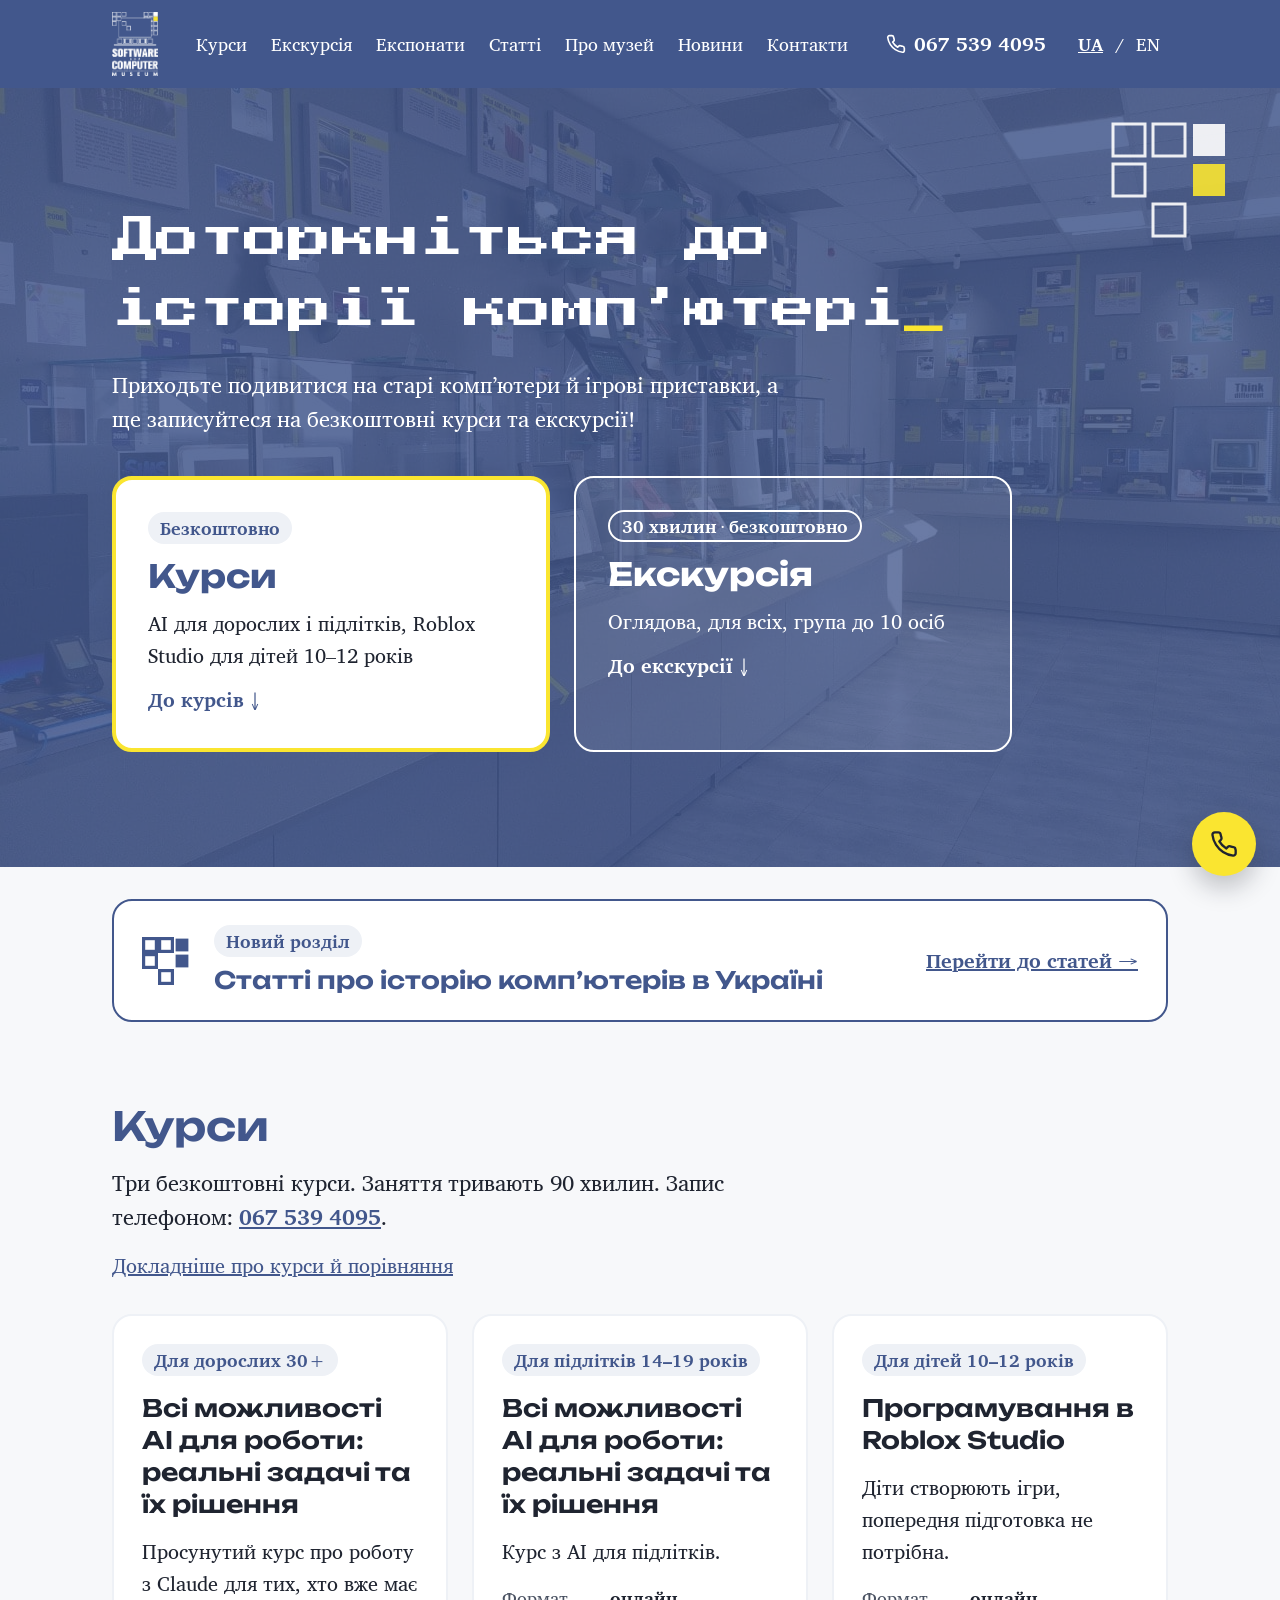
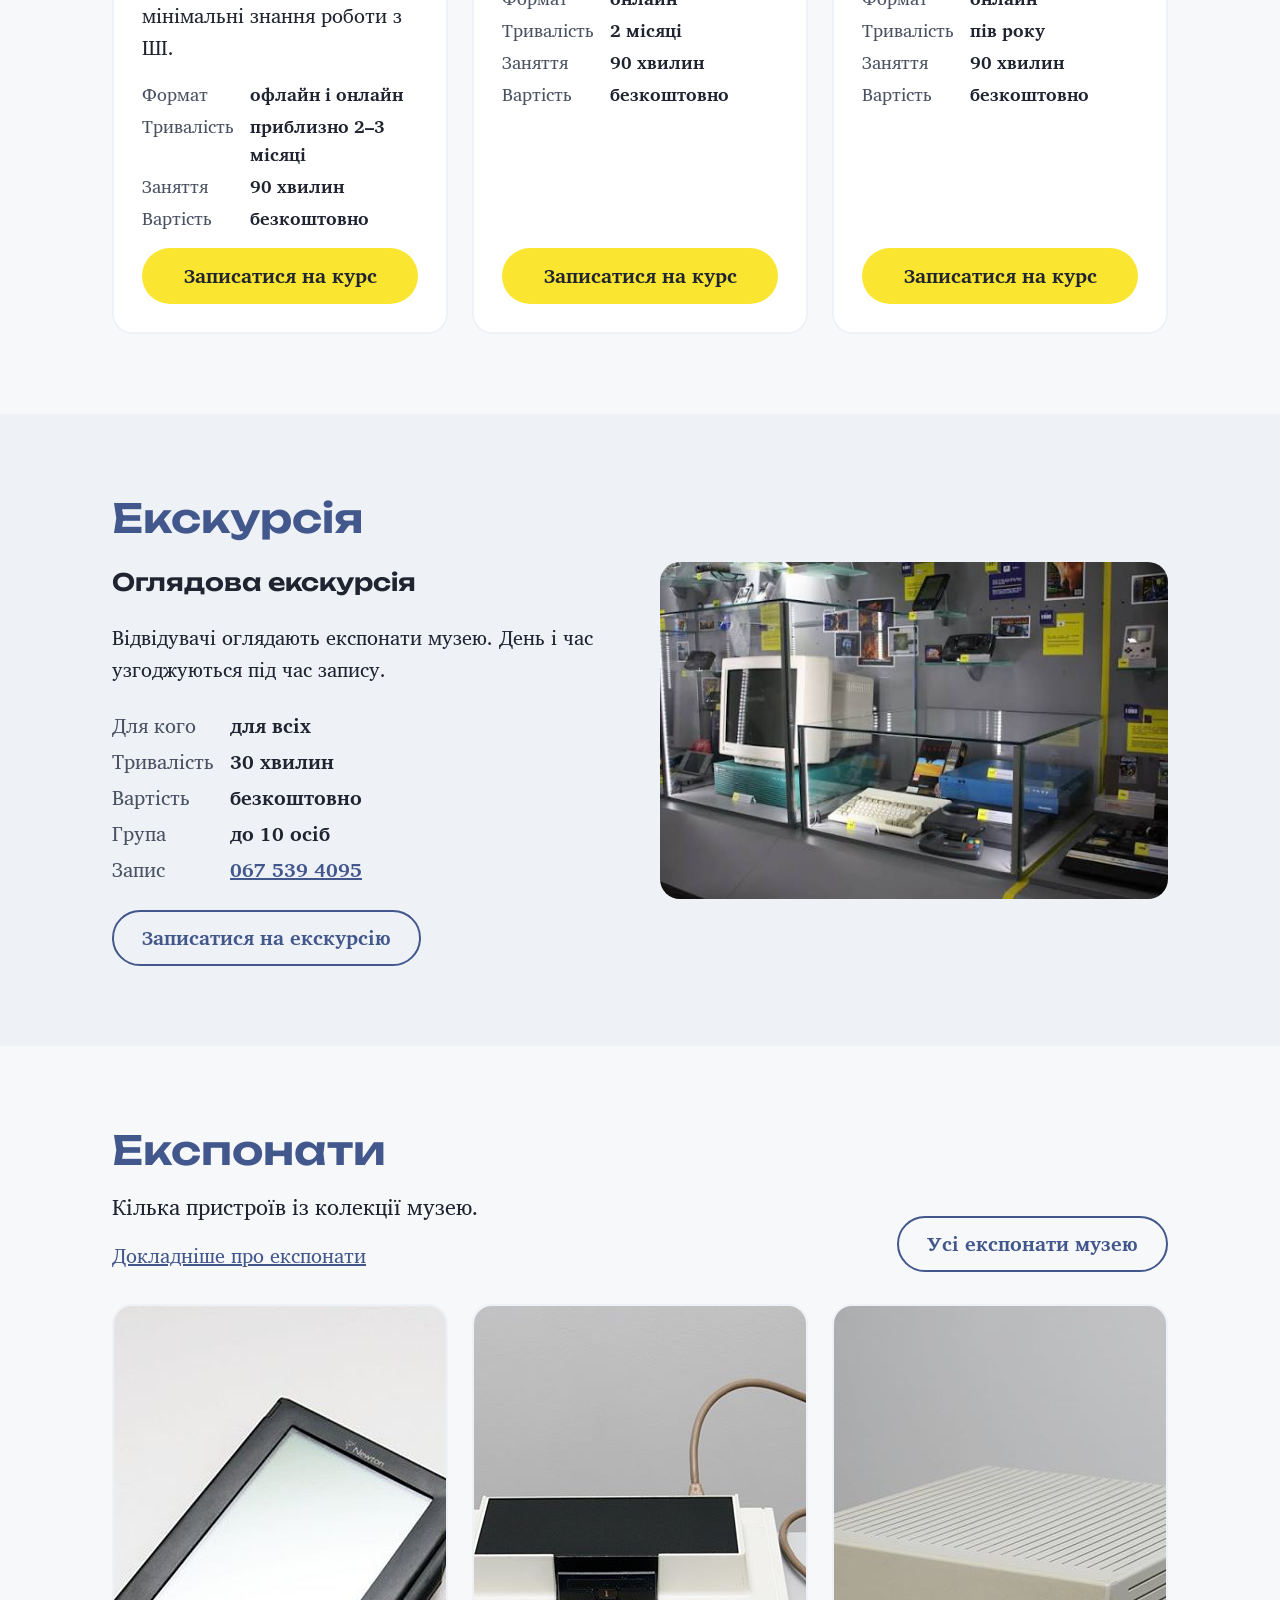
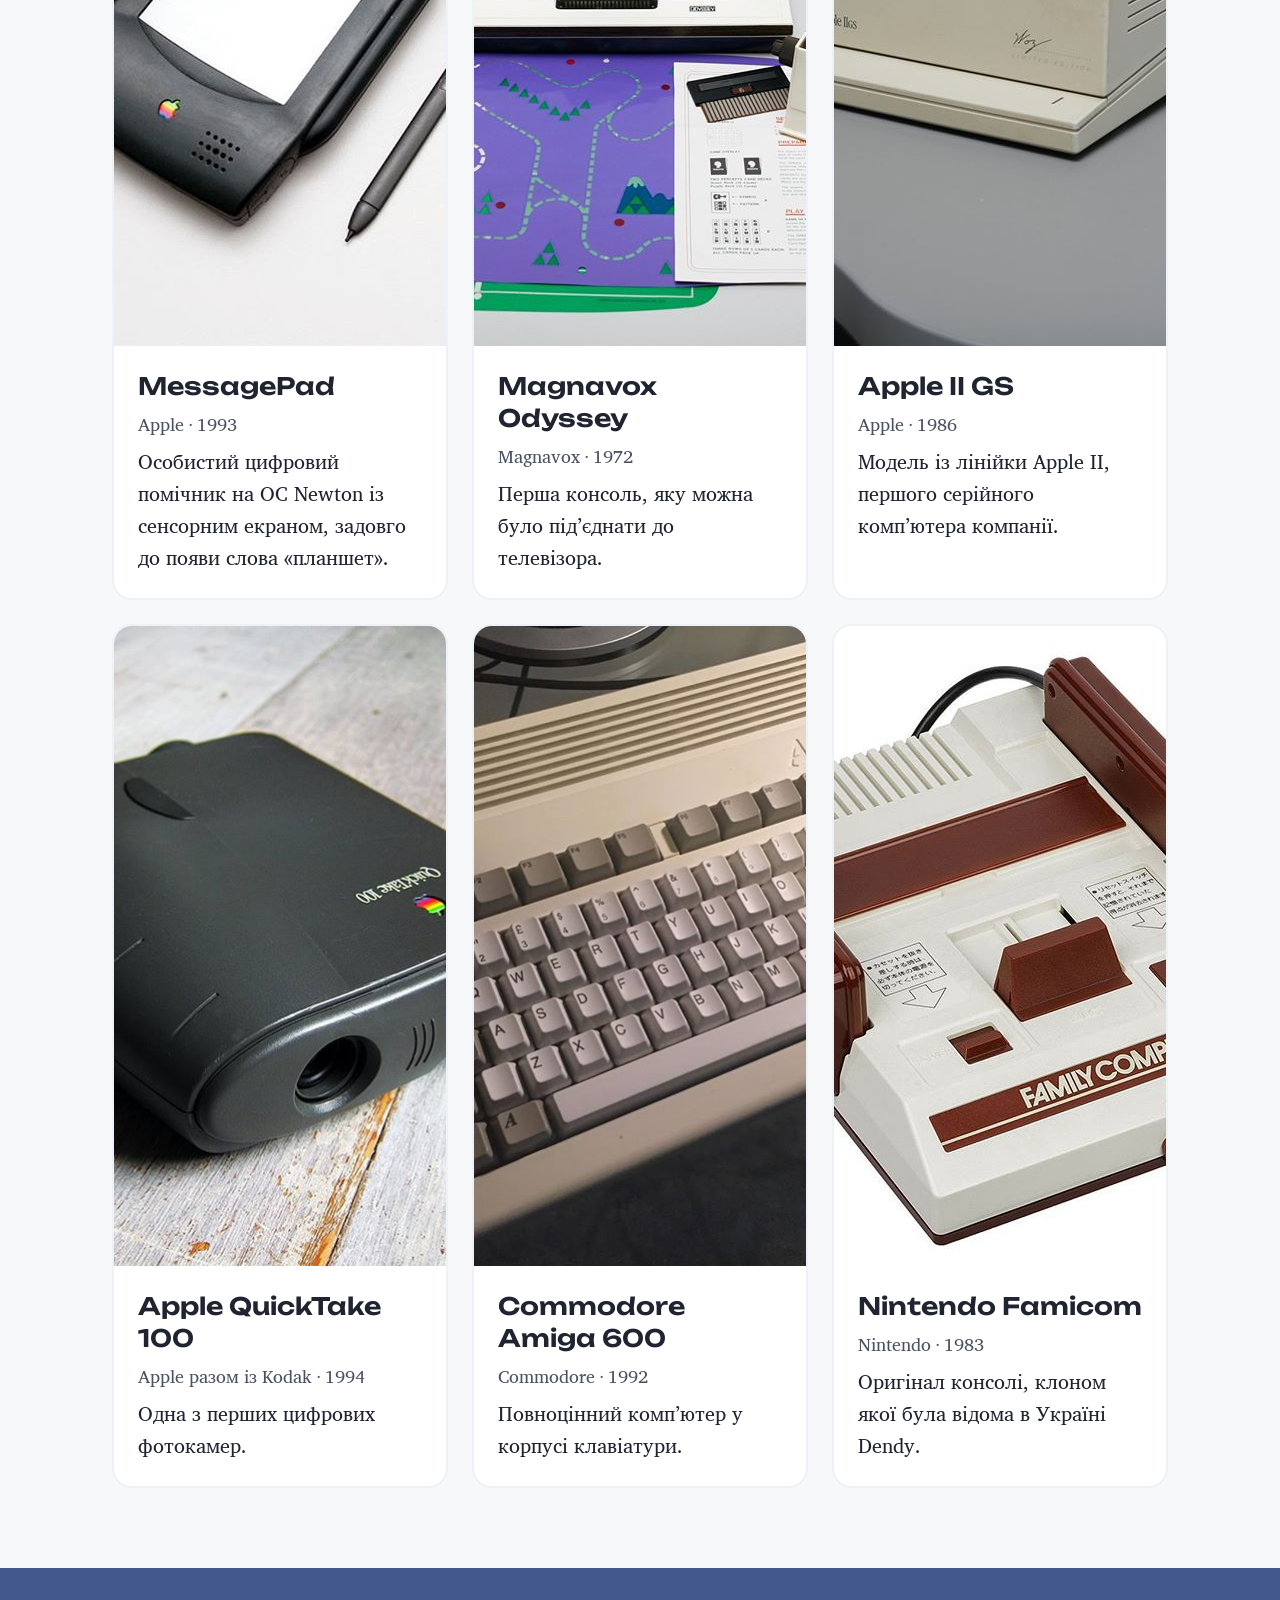
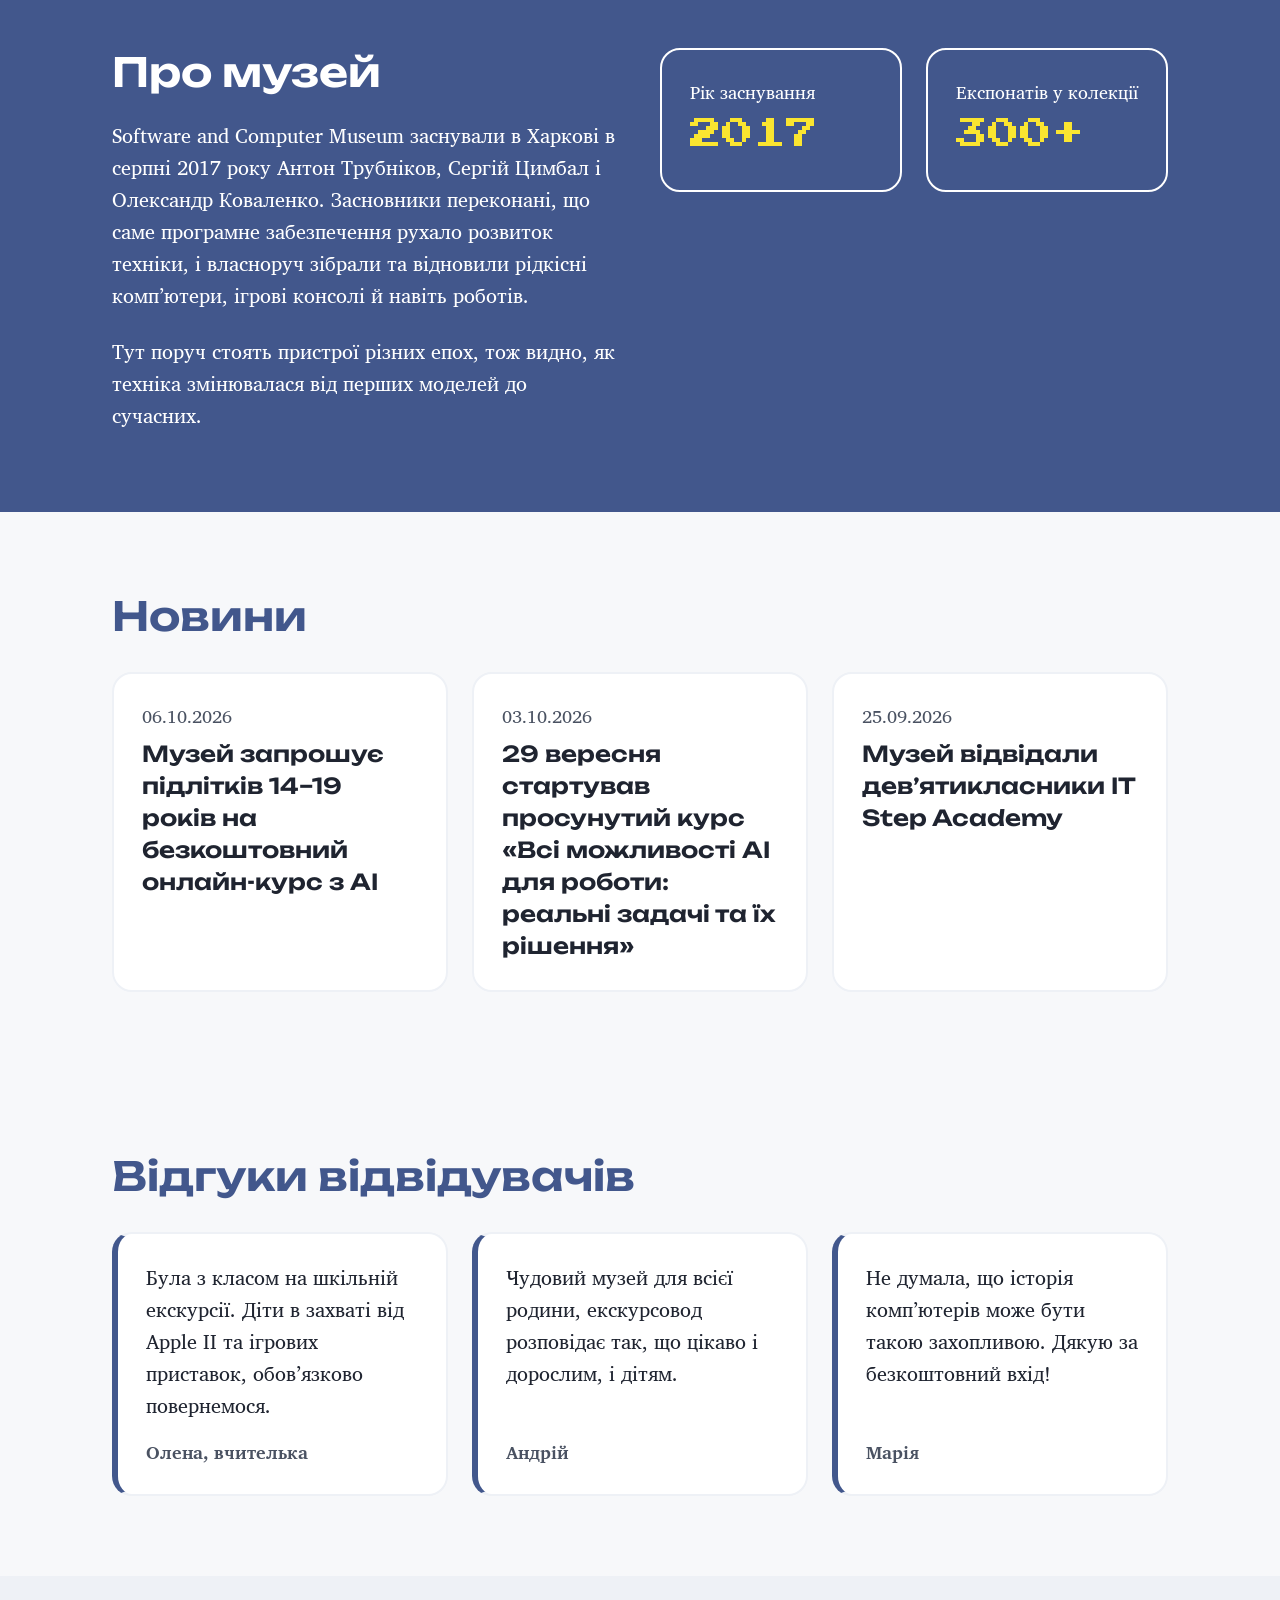
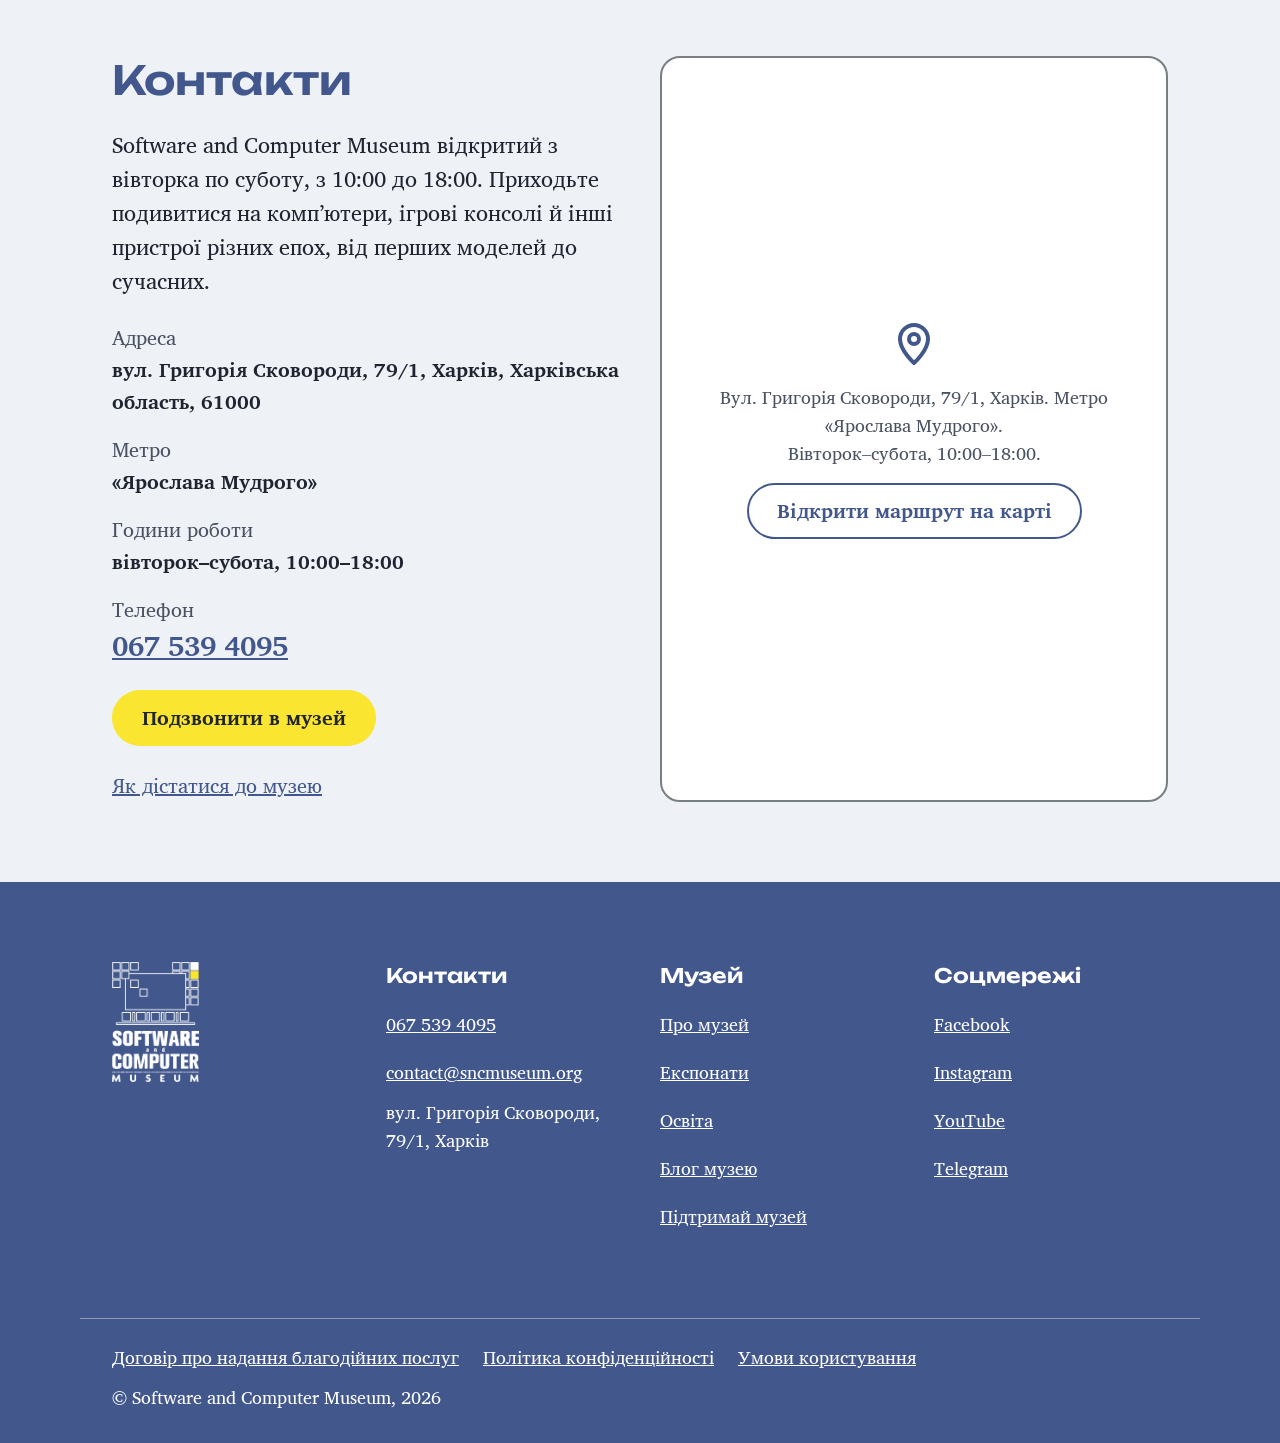
<file: index.html>
<!doctype html>
<html lang="uk">
<head>
  <meta charset="utf-8">
  <meta name="viewport" content="width=device-width, initial-scale=1">
  <title>Software and Computer Museum: курси, екскурсія та експонати</title>
  <meta name="description" content="Безкоштовні курси з AI та Roblox Studio, оглядова екскурсія й експонати Software and Computer Museum у Харкові. Запис за телефоном 067 539 4095.">
  <link rel="alternate" hreflang="uk" href="./">
  <link rel="alternate" hreflang="en" href="en/">
  <link rel="icon" type="image/png" href="img/logo.png">
  <link rel="preconnect" href="https://fonts.googleapis.com">
  <link rel="preconnect" href="https://fonts.gstatic.com" crossorigin>
  <link rel="stylesheet" href="https://fonts.googleapis.com/css2?family=Charis+SIL:ital,wght@0,400;0,700&family=Press+Start+2P&family=Unbounded:wght@600;700&display=swap">
  <link rel="stylesheet" href="css/tokens.css">
  <link rel="stylesheet" href="css/styles.css">
  <script src="js/main.js" defer></script>
</head>
<body>
<a class="skip-link" href="#main">Перейти до вмісту</a>

<header class="site-header on-dark">
  <div class="wrap header-inner">
    <a href="#top" class="logo-link"><img src="img/logo.png" alt="Логотип Software and Computer Museum, перехід на початок сторінки" width="401" height="555"></a>
    <nav id="main-nav" class="nav" aria-label="Розділи сторінки">
      <a href="#courses">Курси</a>
      <a href="#tour">Екскурсія</a>
      <a href="exhibits.html">Експонати</a>
      <a href="articles.html">Статті</a>
      <a href="#about">Про музей</a>
      <a href="#news">Новини</a>
      <a href="#contacts">Контакти</a>
    </nav>
    <div class="header-tools">
      <a href="tel:+380675394095" class="tap header-phone" aria-label="Подзвонити в музей: 067 539 4095"><svg width="20" height="20" viewBox="0 0 24 24" fill="none" stroke="currentColor" stroke-width="2" stroke-linecap="round" stroke-linejoin="round" aria-hidden="true"><path d="M22 16.9v3a2 2 0 0 1-2.2 2 19.8 19.8 0 0 1-8.6-3.1 19.5 19.5 0 0 1-6-6A19.8 19.8 0 0 1 2.1 4.2 2 2 0 0 1 4.1 2h3a2 2 0 0 1 2 1.7c.1.9.4 1.8.7 2.7a2 2 0 0 1-.5 2.1L8 9.8a16 16 0 0 0 6 6l1.3-1.3a2 2 0 0 1 2.1-.5c.9.3 1.8.6 2.7.7a2 2 0 0 1 1.7 2z"/></svg><span class="phone-text">067 539 4095</span></a>
      <div class="lang">
        <a href="./" class="tap" aria-current="page" aria-label="Українська версія">UA</a>
        <span aria-hidden="true">/</span>
        <a href="en/" class="tap" lang="en" hreflang="en" aria-label="English version">EN</a>
      </div>
      <button type="button" class="menu-btn btn btn-secondary" aria-expanded="false" aria-controls="main-nav">Меню</button>
    </div>
  </div>
</header>

<main id="main">

<section id="top" class="hero on-dark">
  <img class="hero-photo" src="img/hero.jpg" alt="Зала музею всередині: уздовж сірих стін стоять скляні вітрини з комп’ютерами й ігровими приставками різних років, а жовті лінії на стінах і вітринах позначають десятиліття: 1970, 1980, 2000" width="1280" height="960">
  <div class="hero-overlay" aria-hidden="true"></div>
  <svg class="hero-pixels" aria-hidden="true" width="120" height="120" viewBox="0 0 120 120"><g fill="none" stroke="#ffffff" stroke-width="3"><rect x="4" y="4" width="32" height="32"/><rect x="44" y="4" width="32" height="32"/><rect x="4" y="44" width="32" height="32"/><rect x="44" y="84" width="32" height="32"/></g><rect x="84" y="4" width="32" height="32" fill="#ffffff"/><rect x="84" y="44" width="32" height="32" fill="#fae530"/></svg>
  <div class="wrap hero-inner">
    <div class="hero-text">
      <h1 class="hero-title">
        <span class="visually-hidden">Доторкніться до історії комп’ютерів</span>
        <span class="ghost" aria-hidden="true">Доторкніться до історії комп’ютерів_</span>
        <span class="typed" aria-hidden="true"><span class="typed-text">Доторкніться до історії комп’ютерів</span><span class="caret">_</span></span>
      </h1>
      <p class="lead">Приходьте подивитися на старі комп’ютери й ігрові приставки, а ще записуйтеся на безкоштовні курси та екскурсії!</p>
    </div>
    <div class="hero-cards">
      <a href="#courses" class="hero-card hero-card--main lift">
        <span class="tag">Безкоштовно</span>
        <span class="hero-card-title">Курси</span>
        <span>AI для дорослих і підлітків, Roblox Studio для дітей 10–12 років</span>
        <span class="hero-card-more">До курсів ↓</span>
      </a>
      <a href="#tour" class="hero-card hero-card--alt lift">
        <span class="tag tag--outline">30 хвилин · безкоштовно</span>
        <span class="hero-card-title">Екскурсія</span>
        <span>Оглядова, для всіх, група до 10 осіб</span>
        <span class="hero-card-more">До екскурсії ↓</span>
      </a>
    </div>
  </div>
</section>

<!-- Анонс розділу «Статті» -->
<section class="announce" aria-labelledby="announce-title">
  <div class="wrap">
    <div class="announce-card">
      <svg aria-hidden="true" width="48" height="48" viewBox="0 0 120 120"><g fill="none" stroke="#42578c" stroke-width="8"><rect x="4" y="4" width="32" height="32"/><rect x="44" y="4" width="32" height="32"/><rect x="4" y="44" width="32" height="32"/><rect x="44" y="84" width="32" height="32"/></g><rect x="84" y="4" width="32" height="32" fill="#42578c"/><rect x="84" y="44" width="32" height="32" fill="#42578c"/></svg>
      <div class="announce-text">
        <span class="tag">Новий розділ</span>
        <h2 id="announce-title" class="announce-title">Статті про історію комп’ютерів в Україні</h2>
      </div>
      <a href="articles.html" class="more-link">Перейти до статей →</a>
    </div>
  </div>
</section>

<section id="courses" class="section" aria-labelledby="courses-title">
  <div class="wrap stack">
    <div class="stack-sm">
      <h2 id="courses-title" class="h2">Курси</h2>
      <p class="lead">Три безкоштовні курси. Заняття тривають 90 хвилин. Запис телефоном: <a href="tel:+380675394095"><strong>067 539 4095</strong></a>.</p>
      <a href="courses.html">Докладніше про курси й порівняння</a>
    </div>
    <div class="grid">

      <article class="card lift">
        <span class="tag">Для дорослих 30+</span>
        <h3 class="h3">Всі можливості AI для роботи: реальні задачі та їх рішення</h3>
        <p>Просунутий курс про роботу з Claude для тих, хто вже має мінімальні знання роботи з ШІ.</p>
        <dl class="facts">
          <dt>Формат</dt><dd>офлайн і онлайн</dd>
          <dt>Тривалість</dt><dd>приблизно 2–3 місяці</dd>
          <dt>Заняття</dt><dd>90 хвилин</dd>
          <dt>Вартість</dt><dd>безкоштовно</dd>
        </dl>
        <a href="tel:+380675394095" class="btn btn-primary">Записатися на курс</a>
      </article>

      <article class="card lift">
        <span class="tag">Для підлітків 14–19 років</span>
        <h3 class="h3">Всі можливості AI для роботи: реальні задачі та їх рішення</h3>
        <p>Курс з AI для підлітків.</p>
        <dl class="facts">
          <dt>Формат</dt><dd>онлайн</dd>
          <dt>Тривалість</dt><dd>2 місяці</dd>
          <dt>Заняття</dt><dd>90 хвилин</dd>
          <dt>Вартість</dt><dd>безкоштовно</dd>
        </dl>
        <a href="tel:+380675394095" class="btn btn-primary">Записатися на курс</a>
      </article>

      <article class="card lift">
        <span class="tag">Для дітей 10–12 років</span>
        <h3 class="h3">Програмування в Roblox Studio</h3>
        <p>Діти створюють ігри, попередня підготовка не потрібна.</p>
        <dl class="facts">
          <dt>Формат</dt><dd>онлайн</dd>
          <dt>Тривалість</dt><dd>пів року</dd>
          <dt>Заняття</dt><dd>90 хвилин</dd>
          <dt>Вартість</dt><dd>безкоштовно</dd>
        </dl>
        <a href="tel:+380675394095" class="btn btn-primary">Записатися на курс</a>
      </article>

    </div>
  </div>
</section>

<section id="tour" class="section section--alt" aria-labelledby="tour-title">
  <div class="wrap split">
    <div class="stack-md">
      <h2 id="tour-title" class="h2">Екскурсія</h2>
      <h3 class="h3">Оглядова екскурсія</h3>
      <p>Відвідувачі оглядають експонати музею. День і час узгоджуються під час запису.</p>
      <dl class="facts facts--lg">
        <dt>Для кого</dt><dd>для всіх</dd>
        <dt>Тривалість</dt><dd>30 хвилин</dd>
        <dt>Вартість</dt><dd>безкоштовно</dd>
        <dt>Група</dt><dd>до 10 осіб</dd>
        <dt>Запис</dt><dd><a href="tel:+380675394095">067 539 4095</a></dd>
      </dl>
      <a href="tel:+380675394095" class="btn btn-secondary">Записатися на екскурсію</a>
    </div>
    <img class="rounded-photo" src="img/showcase.jpg" alt="Що можна побачити на екскурсії: у скляних вітринах стоять комп’ютер у бірюзовому корпусі з білим монітором, світла клавіатура-комп’ютер і сині корпуси приставок, а на полицях на стіні лежать портативні ігрові консолі" width="548" height="364" loading="lazy">
  </div>
</section>

<!-- Анонс сімейної екскурсії. Прихований, бо ще невідомі час, тривалість, розмір групи, вартість і вік дітей.
     Щоб показати: заповнити місця в [ ], прибрати цей коментар і рядок із закриттям коментаря нижче.
<section id="family-tour" class="section" aria-labelledby="family-title">
  <div class="wrap stack-md">
    <h2 id="family-title" class="h2">Сімейна екскурсія щосуботи</h2>
    <p class="lead">Приходьте всією родиною! Покажемо дітям, з чого починалися комп’ютери й ігрові приставки, а дорослим нагадаємо техніку, з якою вони росли.</p>
    <dl class="facts facts--lg">
      <dt>Коли</dt><dd>субота, [час початку]</dd>
      <dt>Тривалість</dt><dd>[тривалість]</dd>
      <dt>Група</dt><dd>до [кількість] осіб</dd>
      <dt>Вартість</dt><dd>[вартість]</dd>
      <dt>Для кого</dt><dd>діти від [вік] років разом із дорослими</dd>
      <dt>Запис</dt><dd><a href="tel:+380675394095">067 539 4095</a></dd>
    </dl>
    <a href="tel:+380675394095" class="btn btn-secondary">Записатися на екскурсію</a>
  </div>
</section>
кінець прихованого анонсу -->

<section id="exhibits" class="section" aria-labelledby="exhibits-title">
  <div class="wrap stack">
    <div class="section-head">
      <div class="stack-sm">
        <h2 id="exhibits-title" class="h2">Експонати</h2>
        <p class="lead">Кілька пристроїв із колекції музею.</p>
        <a href="exhibits.html">Докладніше про експонати</a>
      </div>
      <a href="https://sncmuseum.org/exhibits" class="btn btn-secondary">Усі експонати музею</a>
    </div>
    <div class="grid">

      <article class="card exhibit lift">
        <img src="img/exhibits/messagepad.jpg" alt="Вигляд MessagePad: чорний пристрій розміром із долоню з великим сірим сенсорним екраном і веселковим логотипом Apple, поруч лежить чорний стилус" width="640" height="640" loading="lazy">
        <div class="exhibit-body">
          <h3 class="h3">MessagePad</h3>
          <p class="muted">Apple · 1993</p>
          <p>Особистий цифровий помічник на ОС Newton із сенсорним екраном, задовго до появи слова «планшет».</p>
        </div>
      </article>

      <article class="card exhibit lift">
        <img src="img/exhibits/odyssey.jpg" alt="Вигляд Magnavox Odyssey: пласка біла приставка з чорним верхом, на дроті квадратний контролер із ручками, поруч кольорова накладка на екран телевізора з лижною трасою й аркуш із правилами гри" width="640" height="640" loading="lazy">
        <div class="exhibit-body">
          <h3 class="h3">Magnavox Odyssey</h3>
          <p class="muted">Magnavox · 1972</p>
          <p>Перша консоль, яку можна було під’єднати до телевізора.</p>
        </div>
      </article>

      <article class="card exhibit lift">
        <img src="img/exhibits/apple-iigs.jpg" alt="Вигляд Apple II GS: низький світло-бежевий корпус із ребристим верхом, спереду веселковий логотип Apple і підпис Стіва Возняка" width="640" height="640" loading="lazy">
        <div class="exhibit-body">
          <h3 class="h3">Apple II GS</h3>
          <p class="muted">Apple · 1986</p>
          <p>Модель із лінійки Apple II, першого серійного комп’ютера компанії.</p>
        </div>
      </article>

      <article class="card exhibit lift">
        <img src="img/exhibits/quicktake-100.jpg" alt="Вигляд QuickTake 100: темно-сіра камера, схожа на маленький бінокль, з об’єктивом і спалахом спереду та веселковим логотипом Apple зверху" width="640" height="640" loading="lazy">
        <div class="exhibit-body">
          <h3 class="h3">Apple QuickTake 100</h3>
          <p class="muted">Apple разом із Kodak · 1994</p>
          <p>Одна з перших цифрових фотокамер.</p>
        </div>
      </article>

      <article class="card exhibit lift">
        <img src="img/exhibits/amiga-600.jpg" alt="Вигляд Amiga 600: світло-бежева клавіатура з написами Commodore A600 і AMIGA, у корпусі якої вміщено весь комп’ютер" width="640" height="640" loading="lazy">
        <div class="exhibit-body">
          <h3 class="h3">Commodore Amiga 600</h3>
          <p class="muted">Commodore · 1992</p>
          <p>Повноцінний комп’ютер у корпусі клавіатури.</p>
        </div>
      </article>

      <article class="card exhibit lift">
        <img src="img/exhibits/famicom.jpg" alt="Вигляд Famicom: біло-бордова приставка з написом Family Computer, гніздом для картриджа зверху й двома бордовими кнопками спереду" width="640" height="640" loading="lazy">
        <div class="exhibit-body">
          <h3 class="h3">Nintendo Famicom</h3>
          <p class="muted">Nintendo · 1983</p>
          <p>Оригінал консолі, клоном якої була відома в Україні Dendy.</p>
        </div>
      </article>

    </div>
  </div>
</section>

<section id="about" class="section section--dark on-dark" aria-labelledby="about-title">
  <div class="wrap split about">
    <div class="stack-md">
      <h2 id="about-title" class="h2">Про музей</h2>
      <p>Software and Computer Museum заснували в Харкові в серпні 2017 року Антон Трубніков, Сергій Цимбал і Олександр Коваленко. Засновники переконані, що саме програмне забезпечення рухало розвиток техніки, і власноруч зібрали та відновили рідкісні комп’ютери, ігрові консолі й навіть роботів.</p>
      <p>Тут поруч стоять пристрої різних епох, тож видно, як техніка змінювалася від перших моделей до сучасних.</p>
    </div>
    <dl class="stats">
      <div class="stat">
        <dt>Рік заснування</dt>
        <dd>2017</dd>
      </div>
      <div class="stat">
        <dt>Експонатів у колекції</dt>
        <dd>300+</dd>
      </div>
    </dl>
  </div>
</section>

<section id="news" class="section" aria-labelledby="news-title">
  <div class="wrap stack">
    <h2 id="news-title" class="h2">Новини</h2>
    <div class="grid">
      <article class="card news-card">
        <p class="muted"><time datetime="2026-10-06">06.10.2026</time></p>
        <h3 class="h3">Музей запрошує підлітків 14–19 років на безкоштовний онлайн-курс з AI</h3>
      </article>
      <article class="card news-card">
        <p class="muted"><time datetime="2026-10-03">03.10.2026</time></p>
        <h3 class="h3">29 вересня стартував просунутий курс «Всі можливості AI для роботи: реальні задачі та їх рішення»</h3>
      </article>
      <article class="card news-card">
        <p class="muted"><time datetime="2026-09-25">25.09.2026</time></p>
        <h3 class="h3">Музей відвідали дев’ятикласники IT Step Academy</h3>
      </article>
    </div>
  </div>
</section>

<section id="reviews" class="section" aria-labelledby="reviews-title">
  <div class="wrap stack">
    <h2 id="reviews-title" class="h2">Відгуки відвідувачів</h2>
    <div class="grid">
      <figure class="card review">
        <blockquote>
          <p>Була з класом на шкільній екскурсії. Діти в захваті від Apple II та ігрових приставок, обов’язково повернемося.</p>
        </blockquote>
        <figcaption class="muted">Олена, вчителька</figcaption>
      </figure>
      <figure class="card review">
        <blockquote>
          <p>Чудовий музей для всієї родини, екскурсовод розповідає так, що цікаво і дорослим, і дітям.</p>
        </blockquote>
        <figcaption class="muted">Андрій</figcaption>
      </figure>
      <figure class="card review">
        <blockquote>
          <p>Не думала, що історія комп’ютерів може бути такою захопливою. Дякую за безкоштовний вхід!</p>
        </blockquote>
        <figcaption class="muted">Марія</figcaption>
      </figure>
    </div>
  </div>
</section>

<section id="contacts" class="section section--alt" aria-labelledby="contacts-title">
  <div class="wrap split contacts">
    <div class="stack-md">
      <h2 id="contacts-title" class="h2">Контакти</h2>
      <p class="lead">Software and Computer Museum відкритий з вівторка по суботу, з 10:00 до 18:00. Приходьте подивитися на комп’ютери, ігрові консолі й інші пристрої різних епох, від перших моделей до сучасних.</p>
      <dl class="facts facts--lg">
        <dt>Адреса</dt><dd>вул. Григорія Сковороди, 79/1, Харків, Харківська область, 61000</dd>
        <dt>Метро</dt><dd>«Ярослава Мудрого»</dd>
        <dt>Години роботи</dt><dd>вівторок–субота, 10:00–18:00</dd>
        <dt>Телефон</dt><dd><a href="tel:+380675394095" class="big-phone">067 539 4095</a></dd>
      </dl>
      <a href="tel:+380675394095" class="btn btn-primary">Подзвонити в музей</a>
      <a href="contacts.html">Як дістатися до музею</a>
    </div>
    <!-- Тут буде вбудована карта з маршрутом, коли оберуть сервіс карт -->
    <div class="map">
      <svg aria-hidden="true" width="48" height="48" viewBox="0 0 24 24" fill="none" stroke="#42578c" stroke-width="2" stroke-linecap="round" stroke-linejoin="round"><path d="M12 22s7-6.2 7-12a7 7 0 0 0-14 0c0 5.8 7 12 7 12z"/><circle cx="12" cy="10" r="2.5"/></svg>
      <p class="muted">Вул. Григорія Сковороди, 79/1, Харків. Метро «Ярослава Мудрого».<br>Вівторок–субота, 10:00–18:00.</p>
      <a href="https://www.google.com/maps/search/?api=1&amp;query=%D0%B2%D1%83%D0%BB.%20%D0%93%D1%80%D0%B8%D0%B3%D0%BE%D1%80%D1%96%D1%8F%20%D0%A1%D0%BA%D0%BE%D0%B2%D0%BE%D1%80%D0%BE%D0%B4%D0%B8%2C%2079%2F1%2C%20%D0%A5%D0%B0%D1%80%D0%BA%D1%96%D0%B2" class="btn btn-secondary">Відкрити маршрут на карті</a>
    </div>
  </div>
</section>

</main>

<footer class="site-footer on-dark">
  <div class="wrap section footer-grid">
    <div>
      <img class="footer-logo" src="img/logo.png" alt="Логотип Software and Computer Museum: контур старого комп’ютера з білих піксельних квадратів, один квадрат жовтий, під ним назва музею" width="401" height="555" loading="lazy">
    </div>
    <div class="footer-col">
      <p class="footer-title">Контакти</p>
      <a href="tel:+380675394095" class="tap">067 539 4095</a>
      <a href="mailto:contact@sncmuseum.org" class="tap">contact@sncmuseum.org</a>
      <span>вул. Григорія Сковороди, 79/1, Харків</span>
    </div>
    <!-- Адреси блогу, «Підтримай музей», соцмереж і документів ще не надано: замінити "#" -->
    <nav class="footer-col" aria-label="Музей">
      <p class="footer-title">Музей</p>
      <a href="#about" class="tap">Про музей</a>
      <a href="https://sncmuseum.org/exhibits" class="tap">Експонати</a>
      <a href="#courses" class="tap">Освіта</a>
      <a href="#" class="tap">Блог музею</a>
      <a href="#" class="tap">Підтримай музей</a>
    </nav>
    <nav class="footer-col" aria-label="Соцмережі">
      <p class="footer-title">Соцмережі</p>
      <a href="#" class="tap">Facebook</a>
      <a href="#" class="tap">Instagram</a>
      <a href="#" class="tap">YouTube</a>
      <a href="#" class="tap">Telegram</a>
    </nav>
  </div>
  <div class="wrap footer-legal">
    <a href="#" class="tap">Договір про надання благодійних послуг</a>
    <a href="#" class="tap">Політика конфіденційності</a>
    <a href="#" class="tap">Умови користування</a>
    <span class="footer-copy">© Software and Computer Museum, 2026</span>
  </div>
</footer>

<a href="tel:+380675394095" class="call" aria-label="Подзвонити в музей: 067 539 4095"><svg width="28" height="28" viewBox="0 0 24 24" fill="none" stroke="currentColor" stroke-width="2" stroke-linecap="round" stroke-linejoin="round" aria-hidden="true"><path d="M22 16.9v3a2 2 0 0 1-2.2 2 19.8 19.8 0 0 1-8.6-3.1 19.5 19.5 0 0 1-6-6A19.8 19.8 0 0 1 2.1 4.2 2 2 0 0 1 4.1 2h3a2 2 0 0 1 2 1.7c.1.9.4 1.8.7 2.7a2 2 0 0 1-.5 2.1L8 9.8a16 16 0 0 0 6 6l1.3-1.3a2 2 0 0 1 2.1-.5c.9.3 1.8.6 2.7.7a2 2 0 0 1 1.7 2z"/></svg></a>

<button type="button" class="to-top" aria-label="Нагору" title="Нагору" hidden><svg width="28" height="28" viewBox="0 0 24 24" fill="none" stroke="currentColor" stroke-width="2" stroke-linecap="round" stroke-linejoin="round" aria-hidden="true"><path d="M12 19V5"/><path d="M5 12l7-7 7 7"/></svg></button>

</body>
</html>
</file>
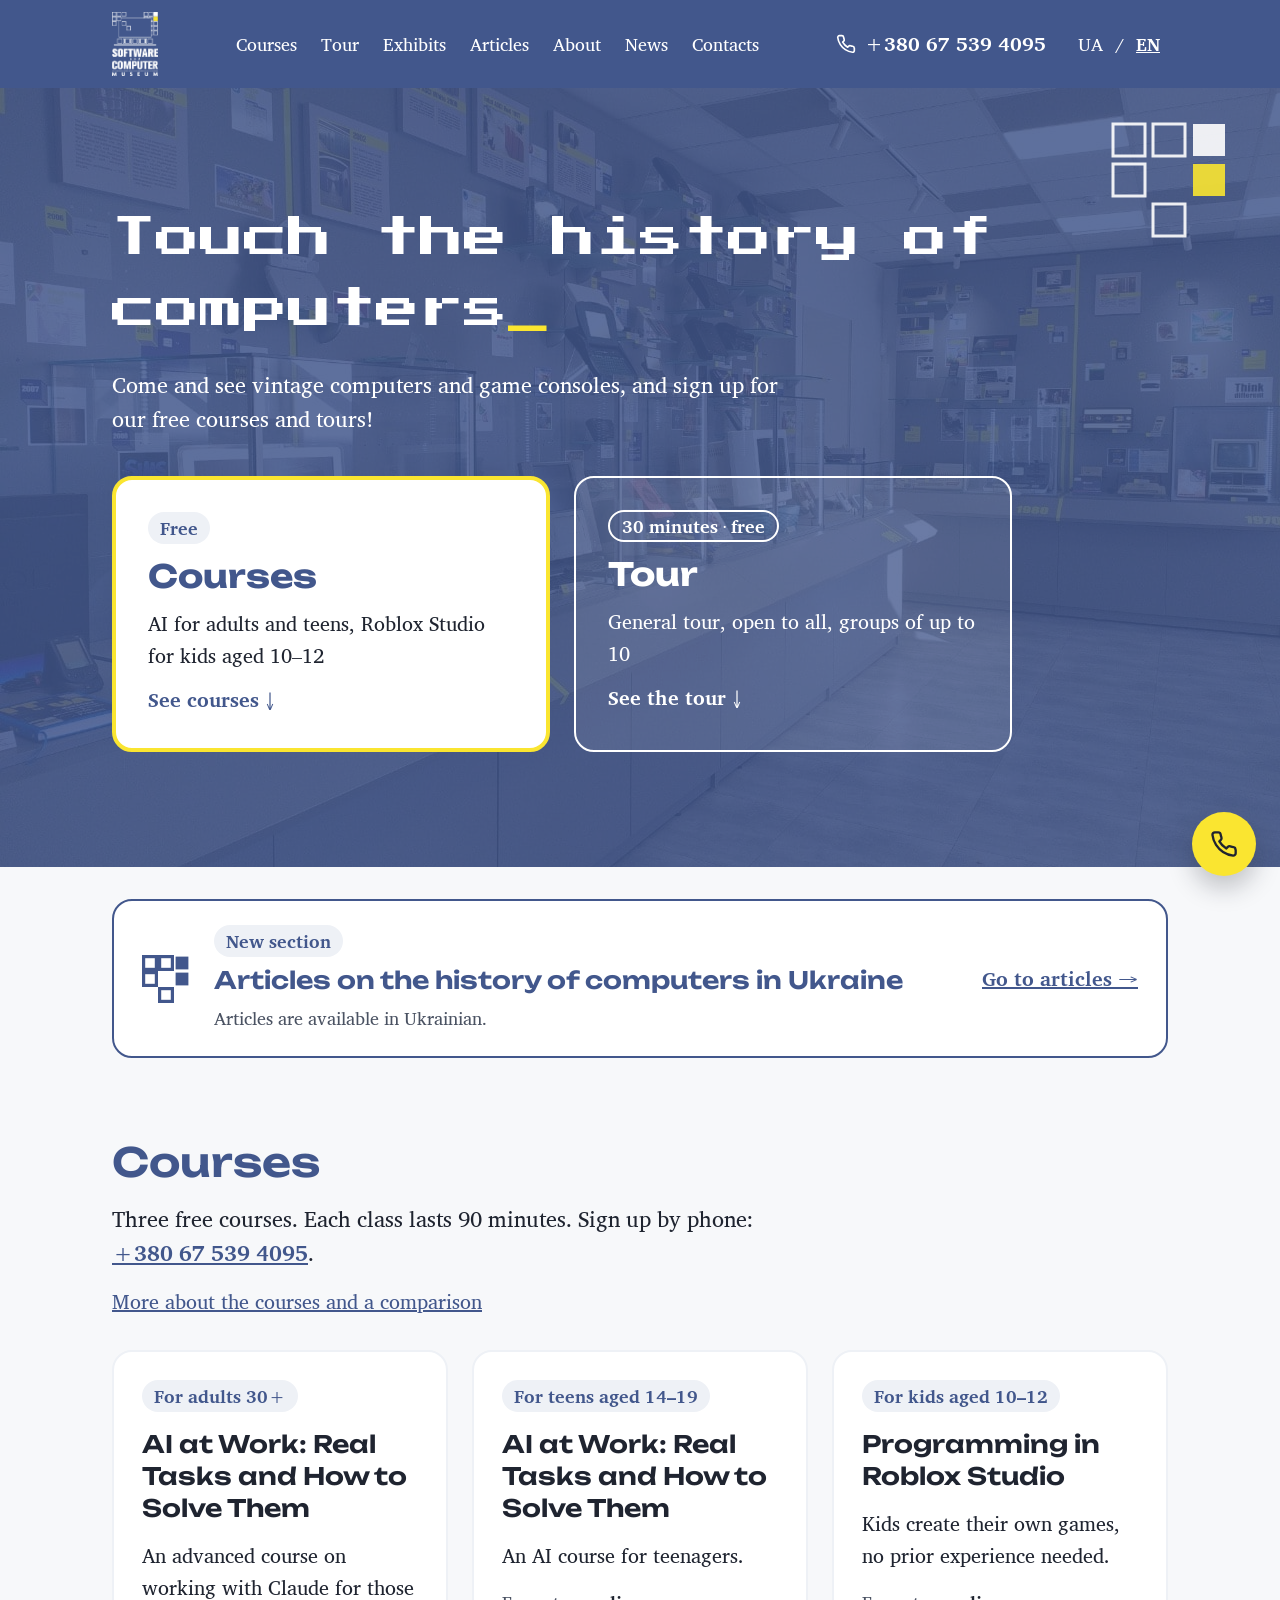
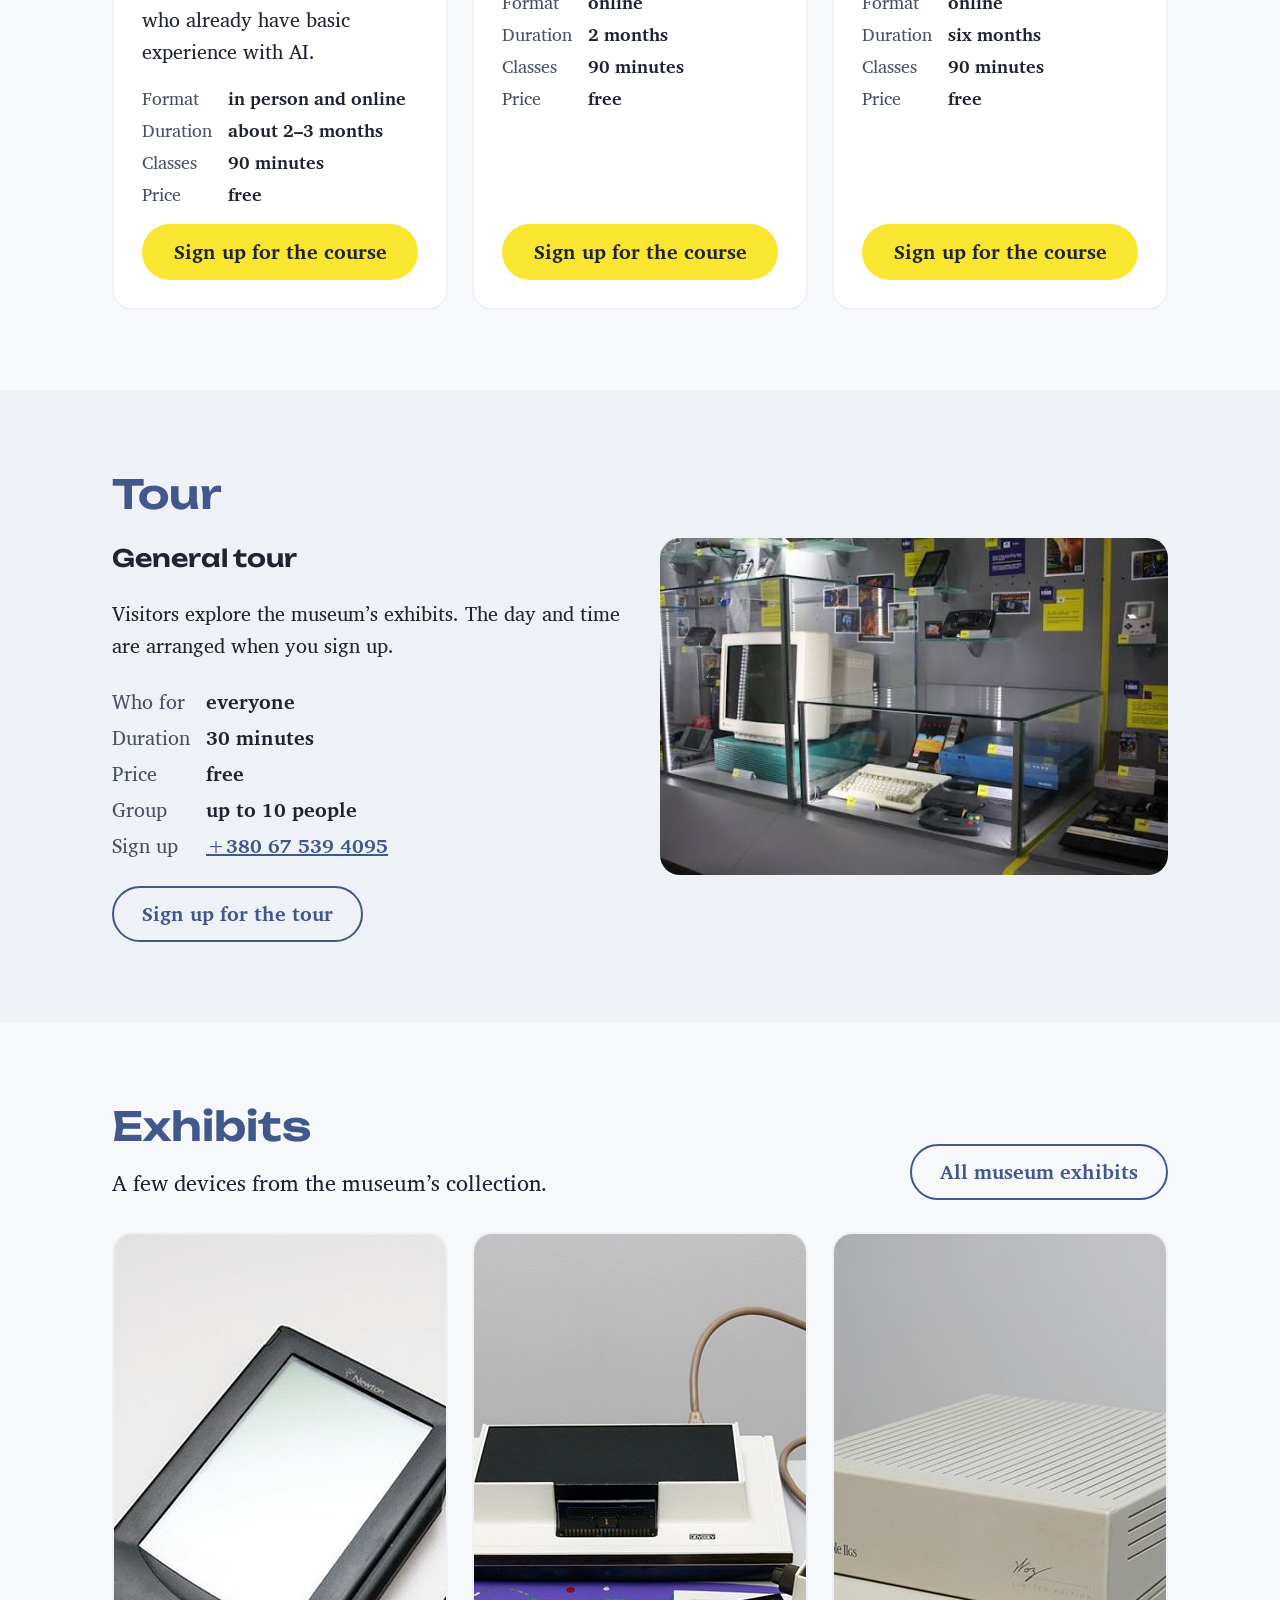
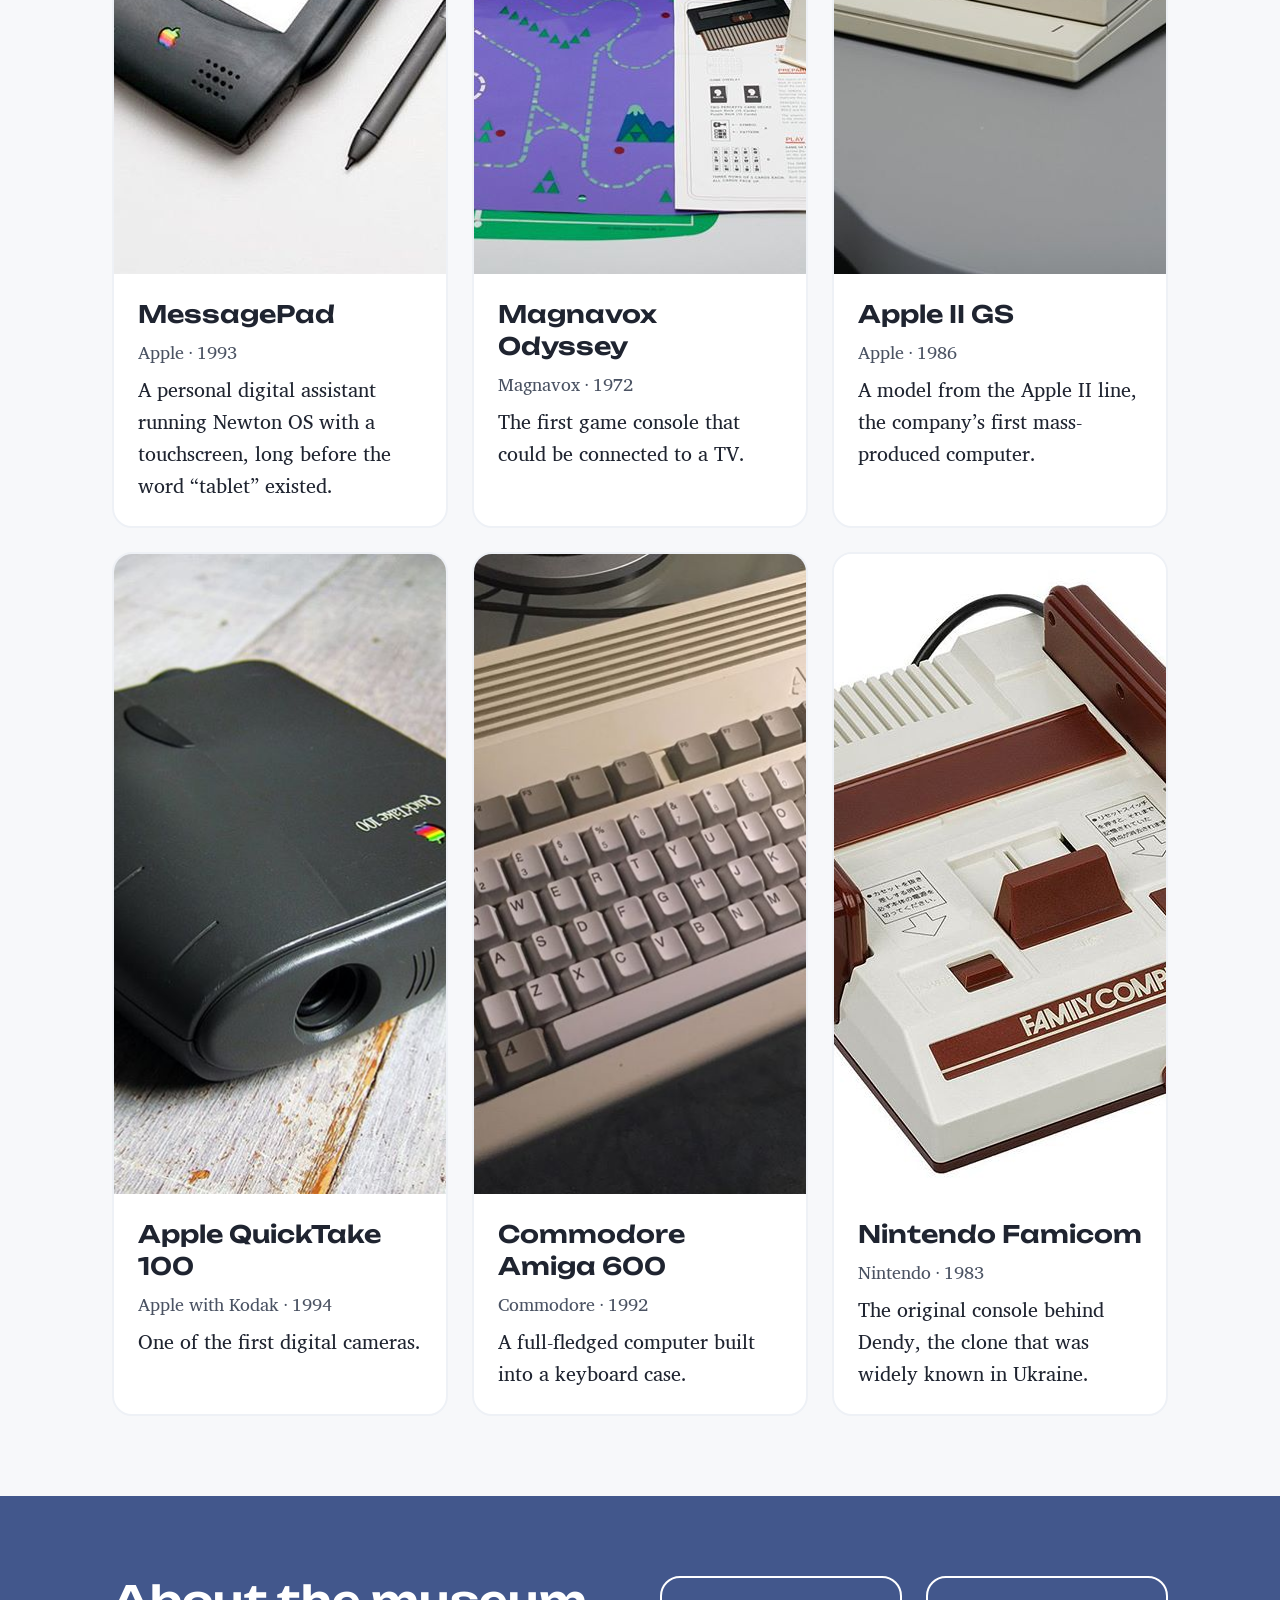
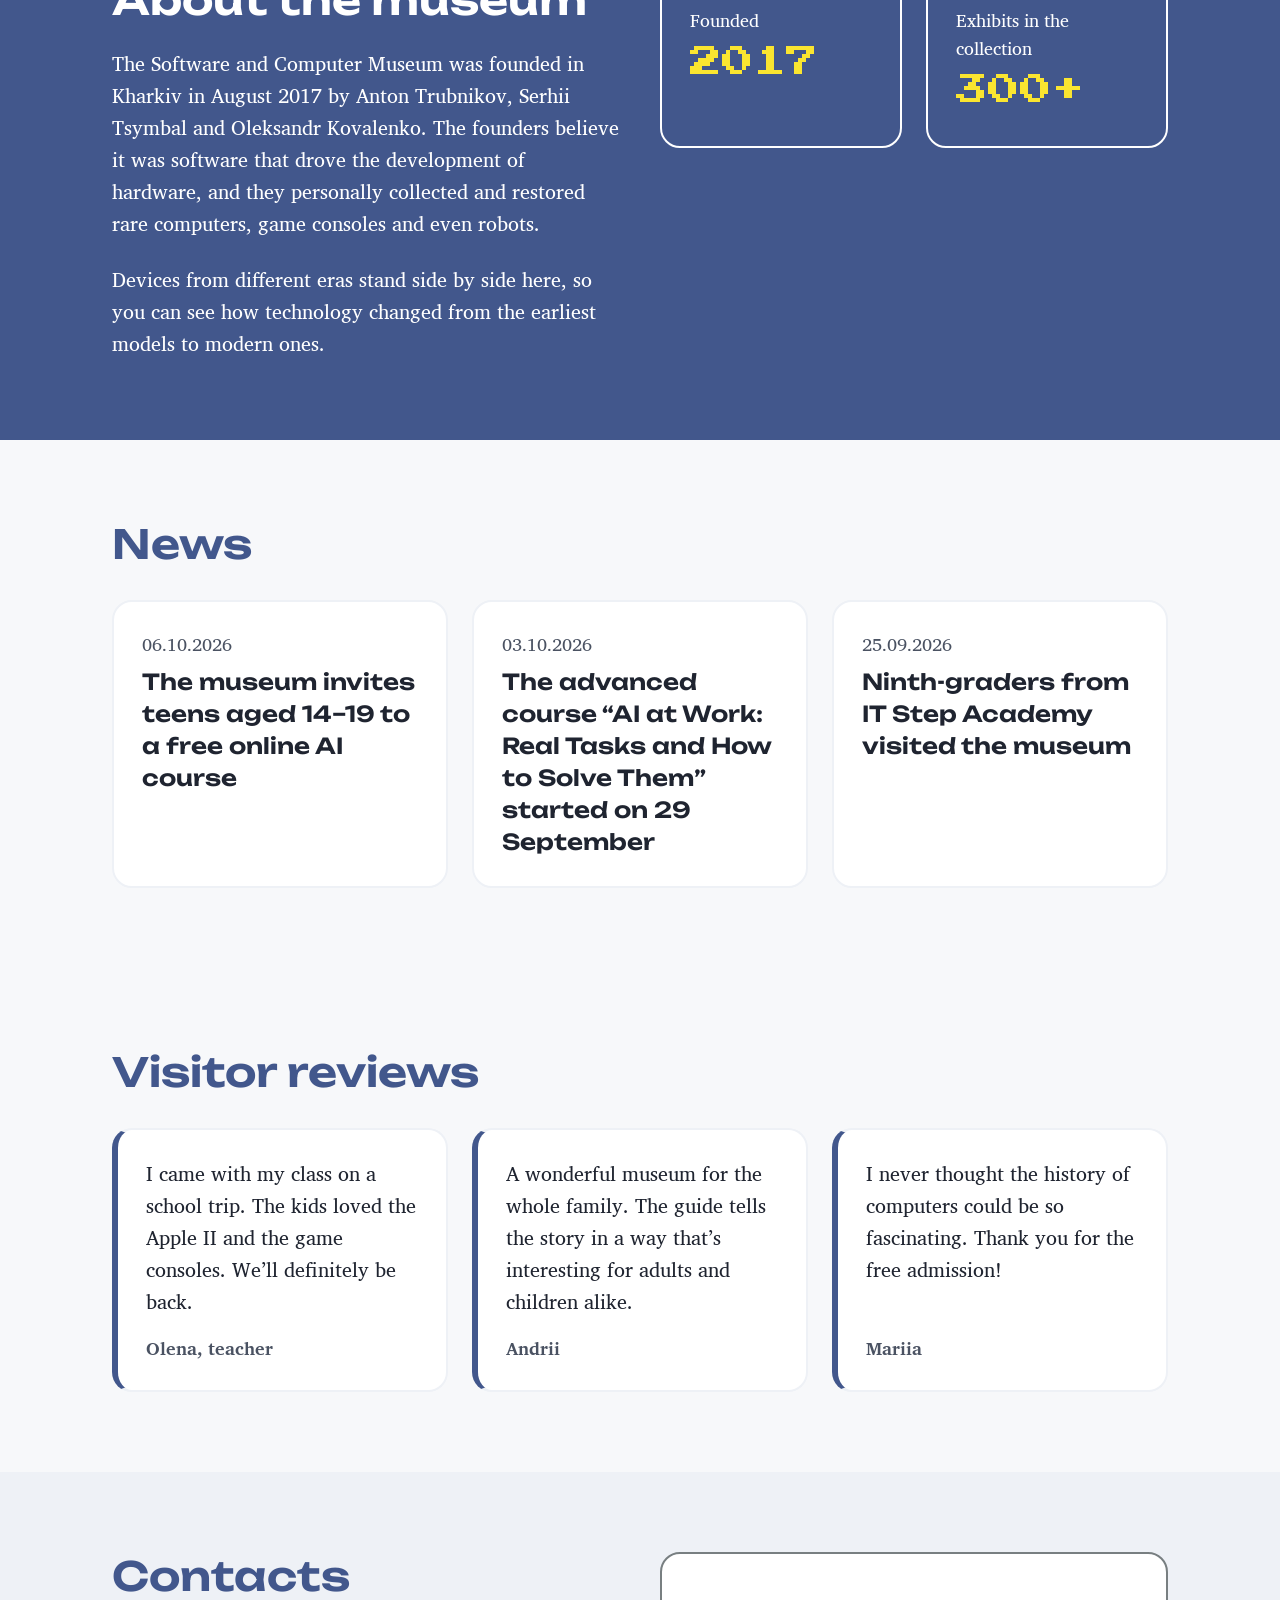
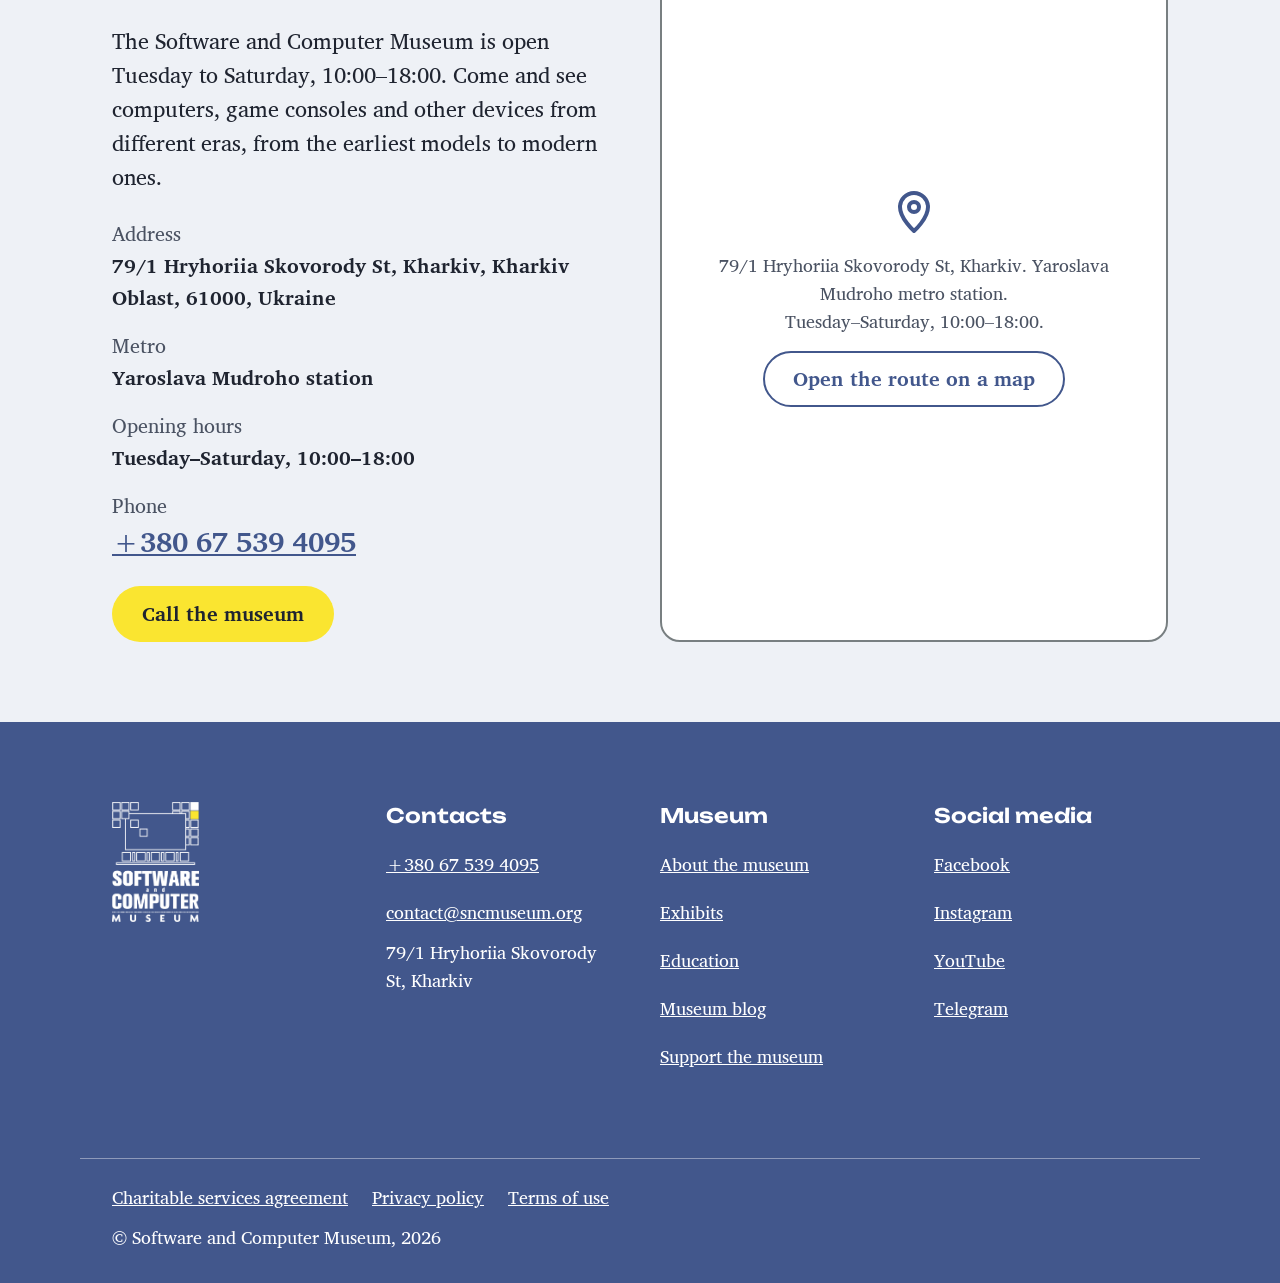
<file: en/index.html>
<!doctype html>
<html lang="en">
<head>
  <meta charset="utf-8">
  <meta name="viewport" content="width=device-width, initial-scale=1">
  <title>Software and Computer Museum: courses, guided tour and exhibits</title>
  <meta name="description" content="Free AI and Roblox Studio courses, a guided tour and exhibits at the Software and Computer Museum in Kharkiv. Sign up by phone: +380 67 539 4095.">
  <link rel="alternate" hreflang="uk" href="../">
  <link rel="alternate" hreflang="en" href="./">
  <link rel="icon" type="image/png" href="../img/logo.png">
  <link rel="preconnect" href="https://fonts.googleapis.com">
  <link rel="preconnect" href="https://fonts.gstatic.com" crossorigin>
  <link rel="stylesheet" href="https://fonts.googleapis.com/css2?family=Charis+SIL:ital,wght@0,400;0,700&family=Press+Start+2P&family=Unbounded:wght@600;700&display=swap">
  <link rel="stylesheet" href="../css/tokens.css">
  <link rel="stylesheet" href="../css/styles.css">
  <script src="../js/main.js" defer></script>
</head>
<body>
<a class="skip-link" href="#main">Skip to content</a>

<header class="site-header on-dark">
  <div class="wrap header-inner">
    <a href="#top" class="logo-link"><img src="../img/logo.png" alt="Software and Computer Museum logo, back to the top of the page" width="401" height="555"></a>
    <nav id="main-nav" class="nav" aria-label="Page sections">
      <a href="#courses">Courses</a>
      <a href="#tour">Tour</a>
      <a href="#exhibits">Exhibits</a>
      <!-- Статті поки є лише українською -->
      <a href="../articles.html" hreflang="uk">Articles</a>
      <a href="#about">About</a>
      <a href="#news">News</a>
      <a href="#contacts">Contacts</a>
    </nav>
    <div class="header-tools">
      <a href="tel:+380675394095" class="tap header-phone" aria-label="Call the museum: +380 67 539 4095"><svg width="20" height="20" viewBox="0 0 24 24" fill="none" stroke="currentColor" stroke-width="2" stroke-linecap="round" stroke-linejoin="round" aria-hidden="true"><path d="M22 16.9v3a2 2 0 0 1-2.2 2 19.8 19.8 0 0 1-8.6-3.1 19.5 19.5 0 0 1-6-6A19.8 19.8 0 0 1 2.1 4.2 2 2 0 0 1 4.1 2h3a2 2 0 0 1 2 1.7c.1.9.4 1.8.7 2.7a2 2 0 0 1-.5 2.1L8 9.8a16 16 0 0 0 6 6l1.3-1.3a2 2 0 0 1 2.1-.5c.9.3 1.8.6 2.7.7a2 2 0 0 1 1.7 2z"/></svg><span class="phone-text">+380 67 539 4095</span></a>
      <div class="lang">
        <a href="../" class="tap" lang="uk" hreflang="uk" aria-label="Українська версія">UA</a>
        <span aria-hidden="true">/</span>
        <a href="./" class="tap" aria-current="page" aria-label="English version">EN</a>
      </div>
      <button type="button" class="menu-btn btn btn-secondary" aria-expanded="false" aria-controls="main-nav">Menu</button>
    </div>
  </div>
</header>

<main id="main">

<section id="top" class="hero on-dark">
  <img class="hero-photo" src="../img/hero.jpg" alt="Inside the museum hall: glass display cases along grey walls hold computers and game consoles from different years, and yellow lines on the walls and cases mark the decades: 1970, 1980, 2000" width="1280" height="960">
  <div class="hero-overlay" aria-hidden="true"></div>
  <svg class="hero-pixels" aria-hidden="true" width="120" height="120" viewBox="0 0 120 120"><g fill="none" stroke="#ffffff" stroke-width="3"><rect x="4" y="4" width="32" height="32"/><rect x="44" y="4" width="32" height="32"/><rect x="4" y="44" width="32" height="32"/><rect x="44" y="84" width="32" height="32"/></g><rect x="84" y="4" width="32" height="32" fill="#ffffff"/><rect x="84" y="44" width="32" height="32" fill="#fae530"/></svg>
  <div class="wrap hero-inner">
    <div class="hero-text">
      <h1 class="hero-title">
        <span class="visually-hidden">Touch the history of computers</span>
        <span class="ghost" aria-hidden="true">Touch the history of computers_</span>
        <span class="typed" aria-hidden="true"><span class="typed-text">Touch the history of computers</span><span class="caret">_</span></span>
      </h1>
      <p class="lead">Come and see vintage computers and game consoles, and sign up for our free courses and tours!</p>
    </div>
    <div class="hero-cards">
      <a href="#courses" class="hero-card hero-card--main lift">
        <span class="tag">Free</span>
        <span class="hero-card-title">Courses</span>
        <span>AI for adults and teens, Roblox Studio for kids aged 10–12</span>
        <span class="hero-card-more">See courses ↓</span>
      </a>
      <a href="#tour" class="hero-card hero-card--alt lift">
        <span class="tag tag--outline">30 minutes · free</span>
        <span class="hero-card-title">Tour</span>
        <span>General tour, open to all, groups of up to 10</span>
        <span class="hero-card-more">See the tour ↓</span>
      </a>
    </div>
  </div>
</section>

<!-- Анонс розділу «Статті». Статті поки є лише українською, тому посилання веде на українську сторінку -->
<section class="announce" aria-labelledby="announce-title">
  <div class="wrap">
    <div class="announce-card">
      <svg aria-hidden="true" width="48" height="48" viewBox="0 0 120 120"><g fill="none" stroke="#42578c" stroke-width="8"><rect x="4" y="4" width="32" height="32"/><rect x="44" y="4" width="32" height="32"/><rect x="4" y="44" width="32" height="32"/><rect x="44" y="84" width="32" height="32"/></g><rect x="84" y="4" width="32" height="32" fill="#42578c"/><rect x="84" y="44" width="32" height="32" fill="#42578c"/></svg>
      <div class="announce-text">
        <span class="tag">New section</span>
        <h2 id="announce-title" class="announce-title">Articles on the history of computers in Ukraine</h2>
        <p class="muted">Articles are available in Ukrainian.</p>
      </div>
      <a href="../articles.html" class="more-link" hreflang="uk">Go to articles →</a>
    </div>
  </div>
</section>

<section id="courses" class="section" aria-labelledby="courses-title">
  <div class="wrap stack">
    <div class="stack-sm">
      <h2 id="courses-title" class="h2">Courses</h2>
      <p class="lead">Three free courses. Each class lasts 90 minutes. Sign up by phone: <a href="tel:+380675394095"><strong>+380 67 539 4095</strong></a>.</p>
      <a href="courses.html">More about the courses and a comparison</a>
    </div>
    <div class="grid">

      <article class="card lift">
        <span class="tag">For adults 30+</span>
        <h3 class="h3">AI at Work: Real Tasks and How to Solve Them</h3>
        <p>An advanced course on working with Claude for those who already have basic experience with AI.</p>
        <dl class="facts">
          <dt>Format</dt><dd>in person and online</dd>
          <dt>Duration</dt><dd>about 2–3 months</dd>
          <dt>Classes</dt><dd>90 minutes</dd>
          <dt>Price</dt><dd>free</dd>
        </dl>
        <a href="tel:+380675394095" class="btn btn-primary">Sign up for the course</a>
      </article>

      <article class="card lift">
        <span class="tag">For teens aged 14–19</span>
        <h3 class="h3">AI at Work: Real Tasks and How to Solve Them</h3>
        <p>An AI course for teenagers.</p>
        <dl class="facts">
          <dt>Format</dt><dd>online</dd>
          <dt>Duration</dt><dd>2 months</dd>
          <dt>Classes</dt><dd>90 minutes</dd>
          <dt>Price</dt><dd>free</dd>
        </dl>
        <a href="tel:+380675394095" class="btn btn-primary">Sign up for the course</a>
      </article>

      <article class="card lift">
        <span class="tag">For kids aged 10–12</span>
        <h3 class="h3">Programming in Roblox Studio</h3>
        <p>Kids create their own games, no prior experience needed.</p>
        <dl class="facts">
          <dt>Format</dt><dd>online</dd>
          <dt>Duration</dt><dd>six months</dd>
          <dt>Classes</dt><dd>90 minutes</dd>
          <dt>Price</dt><dd>free</dd>
        </dl>
        <a href="tel:+380675394095" class="btn btn-primary">Sign up for the course</a>
      </article>

    </div>
  </div>
</section>

<section id="tour" class="section section--alt" aria-labelledby="tour-title">
  <div class="wrap split">
    <div class="stack-md">
      <h2 id="tour-title" class="h2">Tour</h2>
      <h3 class="h3">General tour</h3>
      <p>Visitors explore the museum’s exhibits. The day and time are arranged when you sign up.</p>
      <dl class="facts facts--lg">
        <dt>Who for</dt><dd>everyone</dd>
        <dt>Duration</dt><dd>30 minutes</dd>
        <dt>Price</dt><dd>free</dd>
        <dt>Group</dt><dd>up to 10 people</dd>
        <dt>Sign up</dt><dd><a href="tel:+380675394095">+380 67 539 4095</a></dd>
      </dl>
      <a href="tel:+380675394095" class="btn btn-secondary">Sign up for the tour</a>
    </div>
    <img class="rounded-photo" src="../img/showcase.jpg" alt="What you will see on the tour: glass display cases with a computer in a teal case and a white monitor, a light-coloured keyboard computer and blue console cases, with handheld game consoles on the wall shelves" width="548" height="364" loading="lazy">
  </div>
</section>

<!-- Family tour announcement. Hidden until the start time, length, group size, price and children's age are known.
     To show it: fill in the [ ] gaps, then remove this comment and the closing line below.
<section id="family-tour" class="section" aria-labelledby="family-title">
  <div class="wrap stack-md">
    <h2 id="family-title" class="h2">Family tour every Saturday</h2>
    <p class="lead">Bring the whole family! We’ll show the kids where computers and game consoles began, and remind the grown-ups of the tech they grew up with.</p>
    <dl class="facts facts--lg">
      <dt>When</dt><dd>Saturday, [start time]</dd>
      <dt>Duration</dt><dd>[length]</dd>
      <dt>Group</dt><dd>up to [number] people</dd>
      <dt>Price</dt><dd>[price]</dd>
      <dt>Who for</dt><dd>children aged [age]+ with adults</dd>
      <dt>Sign up</dt><dd><a href="tel:+380675394095">+380 67 539 4095</a></dd>
    </dl>
    <a href="tel:+380675394095" class="btn btn-secondary">Sign up for the tour</a>
  </div>
</section>
end of hidden announcement -->

<section id="exhibits" class="section" aria-labelledby="exhibits-title">
  <div class="wrap stack">
    <div class="section-head">
      <div class="stack-sm">
        <h2 id="exhibits-title" class="h2">Exhibits</h2>
        <p class="lead">A few devices from the museum’s collection.</p>
      </div>
      <a href="https://sncmuseum.org/exhibits" class="btn btn-secondary">All museum exhibits</a>
    </div>
    <div class="grid">

      <article class="card exhibit lift">
        <img src="../img/exhibits/messagepad.jpg" alt="What the MessagePad looks like: a palm-sized black device with a large grey touch screen and a rainbow Apple logo, with a black stylus lying beside it" width="640" height="640" loading="lazy">
        <div class="exhibit-body">
          <h3 class="h3">MessagePad</h3>
          <p class="muted">Apple · 1993</p>
          <p>A personal digital assistant running Newton OS with a touchscreen, long before the word “tablet” existed.</p>
        </div>
      </article>

      <article class="card exhibit lift">
        <img src="../img/exhibits/odyssey.jpg" alt="What the Magnavox Odyssey looks like: a flat white console with a black top, a square controller with knobs on a cable, a colourful ski-slope overlay for the TV screen and a sheet of game rules" width="640" height="640" loading="lazy">
        <div class="exhibit-body">
          <h3 class="h3">Magnavox Odyssey</h3>
          <p class="muted">Magnavox · 1972</p>
          <p>The first game console that could be connected to a TV.</p>
        </div>
      </article>

      <article class="card exhibit lift">
        <img src="../img/exhibits/apple-iigs.jpg" alt="What the Apple II GS looks like: a low, light beige case with a ribbed top, a rainbow Apple logo and Steve Wozniak’s signature on the front" width="640" height="640" loading="lazy">
        <div class="exhibit-body">
          <h3 class="h3">Apple II GS</h3>
          <p class="muted">Apple · 1986</p>
          <p>A model from the Apple II line, the company’s first mass-produced computer.</p>
        </div>
      </article>

      <article class="card exhibit lift">
        <img src="../img/exhibits/quicktake-100.jpg" alt="What the QuickTake 100 looks like: a dark grey camera shaped like small binoculars, with the lens and flash on the front and a rainbow Apple logo on top" width="640" height="640" loading="lazy">
        <div class="exhibit-body">
          <h3 class="h3">Apple QuickTake 100</h3>
          <p class="muted">Apple with Kodak · 1994</p>
          <p>One of the first digital cameras.</p>
        </div>
      </article>

      <article class="card exhibit lift">
        <img src="../img/exhibits/amiga-600.jpg" alt="What the Amiga 600 looks like: a light beige keyboard labelled Commodore A600 and AMIGA, with the whole computer built into its case" width="640" height="640" loading="lazy">
        <div class="exhibit-body">
          <h3 class="h3">Commodore Amiga 600</h3>
          <p class="muted">Commodore · 1992</p>
          <p>A full-fledged computer built into a keyboard case.</p>
        </div>
      </article>

      <article class="card exhibit lift">
        <img src="../img/exhibits/famicom.jpg" alt="What the Famicom looks like: a white and maroon console labelled Family Computer, with a cartridge slot on top and two maroon buttons on the front" width="640" height="640" loading="lazy">
        <div class="exhibit-body">
          <h3 class="h3">Nintendo Famicom</h3>
          <p class="muted">Nintendo · 1983</p>
          <p>The original console behind Dendy, the clone that was widely known in Ukraine.</p>
        </div>
      </article>

    </div>
  </div>
</section>

<section id="about" class="section section--dark on-dark" aria-labelledby="about-title">
  <div class="wrap split about">
    <div class="stack-md">
      <h2 id="about-title" class="h2">About the museum</h2>
      <p>The Software and Computer Museum was founded in Kharkiv in August 2017 by Anton Trubnikov, Serhii Tsymbal and Oleksandr Kovalenko. The founders believe it was software that drove the development of hardware, and they personally collected and restored rare computers, game consoles and even robots.</p>
      <p>Devices from different eras stand side by side here, so you can see how technology changed from the earliest models to modern ones.</p>
    </div>
    <dl class="stats">
      <div class="stat">
        <dt>Founded</dt>
        <dd>2017</dd>
      </div>
      <div class="stat">
        <dt>Exhibits in the collection</dt>
        <dd>300+</dd>
      </div>
    </dl>
  </div>
</section>

<section id="news" class="section" aria-labelledby="news-title">
  <div class="wrap stack">
    <h2 id="news-title" class="h2">News</h2>
    <div class="grid">
      <article class="card news-card">
        <p class="muted"><time datetime="2026-10-06">06.10.2026</time></p>
        <h3 class="h3">The museum invites teens aged 14–19 to a free online AI course</h3>
      </article>
      <article class="card news-card">
        <p class="muted"><time datetime="2026-10-03">03.10.2026</time></p>
        <h3 class="h3">The advanced course “AI at Work: Real Tasks and How to Solve Them” started on 29 September</h3>
      </article>
      <article class="card news-card">
        <p class="muted"><time datetime="2026-09-25">25.09.2026</time></p>
        <h3 class="h3">Ninth-graders from IT Step Academy visited the museum</h3>
      </article>
    </div>
  </div>
</section>

<section id="reviews" class="section" aria-labelledby="reviews-title">
  <div class="wrap stack">
    <h2 id="reviews-title" class="h2">Visitor reviews</h2>
    <div class="grid">
      <figure class="card review">
        <blockquote>
          <p>I came with my class on a school trip. The kids loved the Apple II and the game consoles. We’ll definitely be back.</p>
        </blockquote>
        <figcaption class="muted">Olena, teacher</figcaption>
      </figure>
      <figure class="card review">
        <blockquote>
          <p>A wonderful museum for the whole family. The guide tells the story in a way that’s interesting for adults and children alike.</p>
        </blockquote>
        <figcaption class="muted">Andrii</figcaption>
      </figure>
      <figure class="card review">
        <blockquote>
          <p>I never thought the history of computers could be so fascinating. Thank you for the free admission!</p>
        </blockquote>
        <figcaption class="muted">Mariia</figcaption>
      </figure>
    </div>
  </div>
</section>

<section id="contacts" class="section section--alt" aria-labelledby="contacts-title">
  <div class="wrap split contacts">
    <div class="stack-md">
      <h2 id="contacts-title" class="h2">Contacts</h2>
      <p class="lead">The Software and Computer Museum is open Tuesday to Saturday, 10:00–18:00. Come and see computers, game consoles and other devices from different eras, from the earliest models to modern ones.</p>
      <dl class="facts facts--lg">
        <dt>Address</dt><dd>79/1 Hryhoriia Skovorody St, Kharkiv, Kharkiv Oblast, 61000, Ukraine</dd>
        <dt>Metro</dt><dd>Yaroslava Mudroho station</dd>
        <dt>Opening hours</dt><dd>Tuesday–Saturday, 10:00–18:00</dd>
        <dt>Phone</dt><dd><a href="tel:+380675394095" class="big-phone">+380 67 539 4095</a></dd>
      </dl>
      <a href="tel:+380675394095" class="btn btn-primary">Call the museum</a>
    </div>
    <!-- An embedded route map will go here once a map service is chosen -->
    <div class="map">
      <svg aria-hidden="true" width="48" height="48" viewBox="0 0 24 24" fill="none" stroke="#42578c" stroke-width="2" stroke-linecap="round" stroke-linejoin="round"><path d="M12 22s7-6.2 7-12a7 7 0 0 0-14 0c0 5.8 7 12 7 12z"/><circle cx="12" cy="10" r="2.5"/></svg>
      <p class="muted">79/1 Hryhoriia Skovorody St, Kharkiv. Yaroslava Mudroho metro station.<br>Tuesday–Saturday, 10:00–18:00.</p>
      <a href="https://www.google.com/maps/search/?api=1&amp;query=%D0%B2%D1%83%D0%BB.%20%D0%93%D1%80%D0%B8%D0%B3%D0%BE%D1%80%D1%96%D1%8F%20%D0%A1%D0%BA%D0%BE%D0%B2%D0%BE%D1%80%D0%BE%D0%B4%D0%B8%2C%2079%2F1%2C%20%D0%A5%D0%B0%D1%80%D0%BA%D1%96%D0%B2" class="btn btn-secondary">Open the route on a map</a>
    </div>
  </div>
</section>

</main>

<footer class="site-footer on-dark">
  <div class="wrap section footer-grid">
    <div>
      <img class="footer-logo" src="../img/logo.png" alt="Software and Computer Museum logo: the outline of an old computer made of white pixel squares, one square yellow, with the museum name below" width="401" height="555" loading="lazy">
    </div>
    <div class="footer-col">
      <p class="footer-title">Contacts</p>
      <a href="tel:+380675394095" class="tap">+380 67 539 4095</a>
      <a href="mailto:contact@sncmuseum.org" class="tap">contact@sncmuseum.org</a>
      <span>79/1 Hryhoriia Skovorody St, Kharkiv</span>
    </div>
    <!-- Blog, Support the museum, social media and legal links are not provided yet: replace "#" -->
    <nav class="footer-col" aria-label="Museum">
      <p class="footer-title">Museum</p>
      <a href="#about" class="tap">About the museum</a>
      <a href="https://sncmuseum.org/exhibits" class="tap">Exhibits</a>
      <a href="#courses" class="tap">Education</a>
      <a href="#" class="tap">Museum blog</a>
      <a href="#" class="tap">Support the museum</a>
    </nav>
    <nav class="footer-col" aria-label="Social media">
      <p class="footer-title">Social media</p>
      <a href="#" class="tap">Facebook</a>
      <a href="#" class="tap">Instagram</a>
      <a href="#" class="tap">YouTube</a>
      <a href="#" class="tap">Telegram</a>
    </nav>
  </div>
  <div class="wrap footer-legal">
    <a href="#" class="tap">Charitable services agreement</a>
    <a href="#" class="tap">Privacy policy</a>
    <a href="#" class="tap">Terms of use</a>
    <span class="footer-copy">© Software and Computer Museum, 2026</span>
  </div>
</footer>

<a href="tel:+380675394095" class="call" aria-label="Call the museum: +380 67 539 4095"><svg width="28" height="28" viewBox="0 0 24 24" fill="none" stroke="currentColor" stroke-width="2" stroke-linecap="round" stroke-linejoin="round" aria-hidden="true"><path d="M22 16.9v3a2 2 0 0 1-2.2 2 19.8 19.8 0 0 1-8.6-3.1 19.5 19.5 0 0 1-6-6A19.8 19.8 0 0 1 2.1 4.2 2 2 0 0 1 4.1 2h3a2 2 0 0 1 2 1.7c.1.9.4 1.8.7 2.7a2 2 0 0 1-.5 2.1L8 9.8a16 16 0 0 0 6 6l1.3-1.3a2 2 0 0 1 2.1-.5c.9.3 1.8.6 2.7.7a2 2 0 0 1 1.7 2z"/></svg></a>

<button type="button" class="to-top" aria-label="Back to top" title="Back to top" hidden><svg width="28" height="28" viewBox="0 0 24 24" fill="none" stroke="currentColor" stroke-width="2" stroke-linecap="round" stroke-linejoin="round" aria-hidden="true"><path d="M12 19V5"/><path d="M5 12l7-7 7 7"/></svg></button>

</body>
</html>
</file>
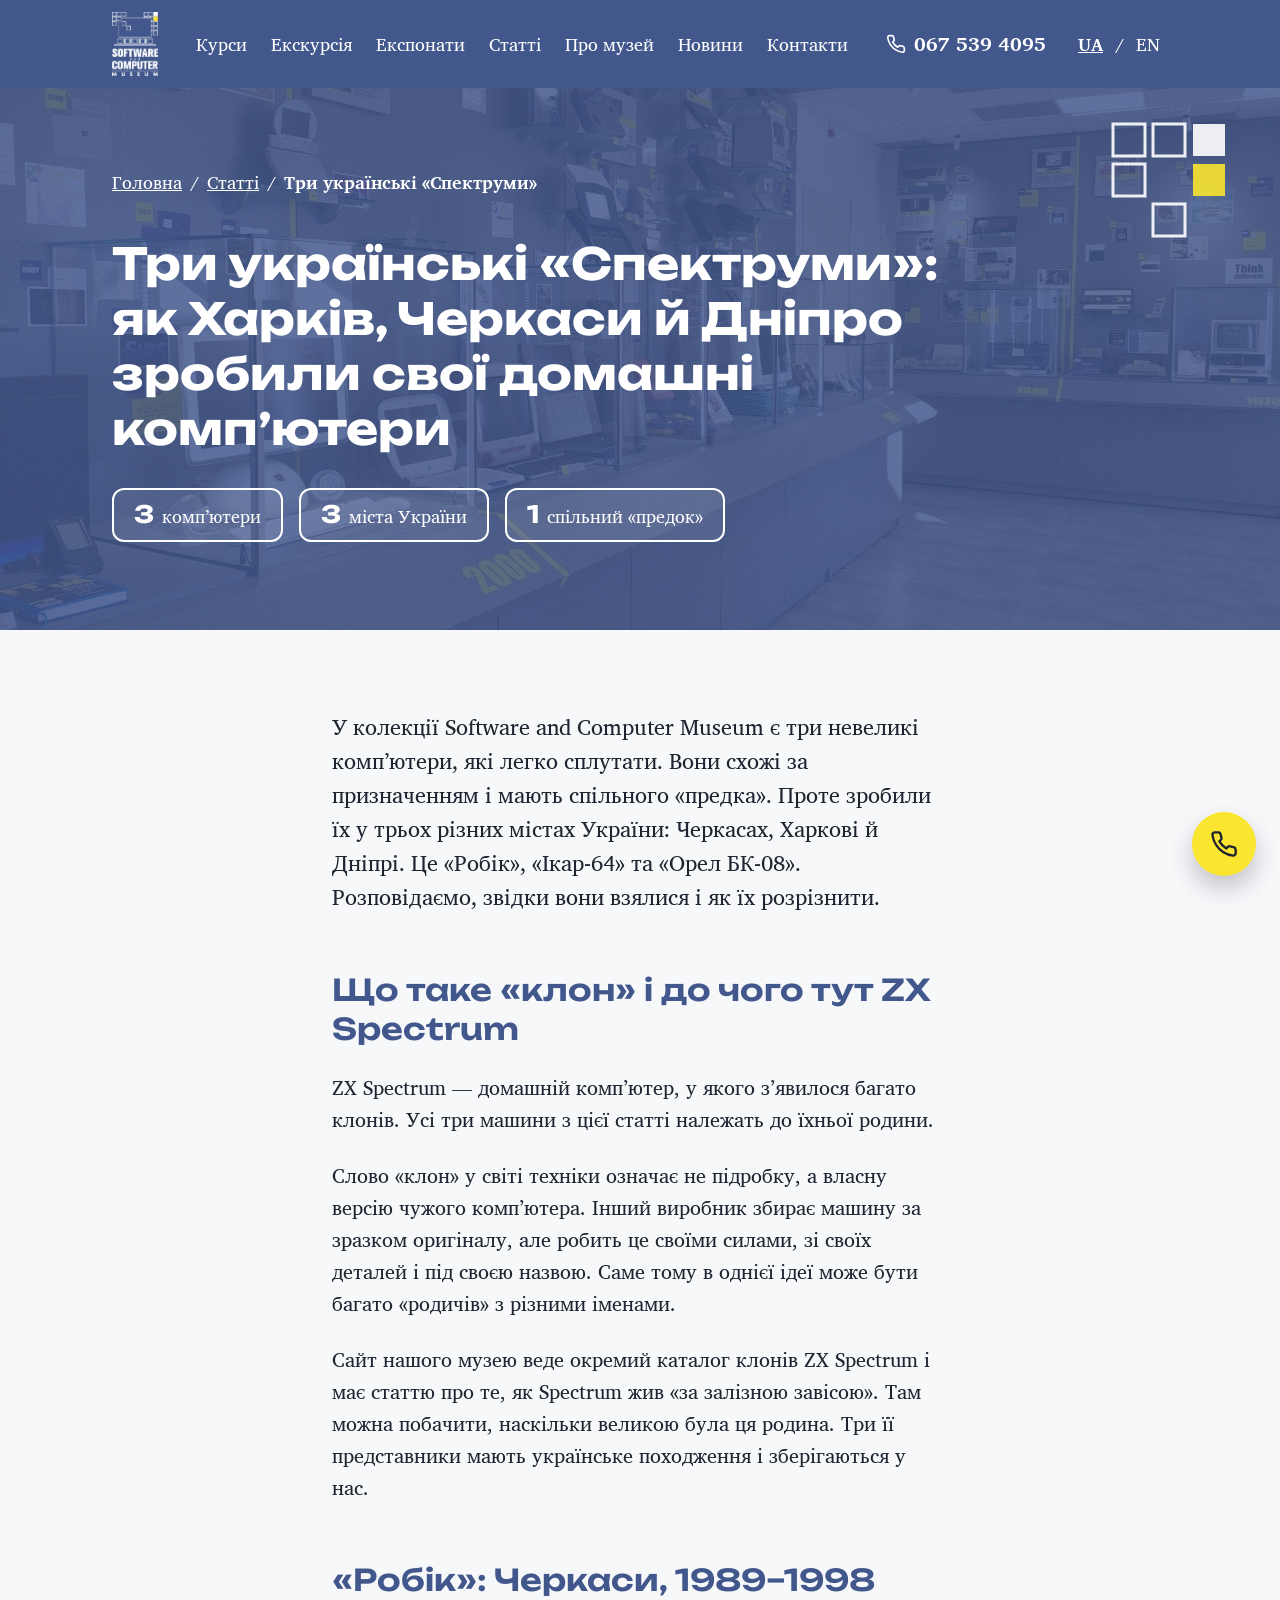
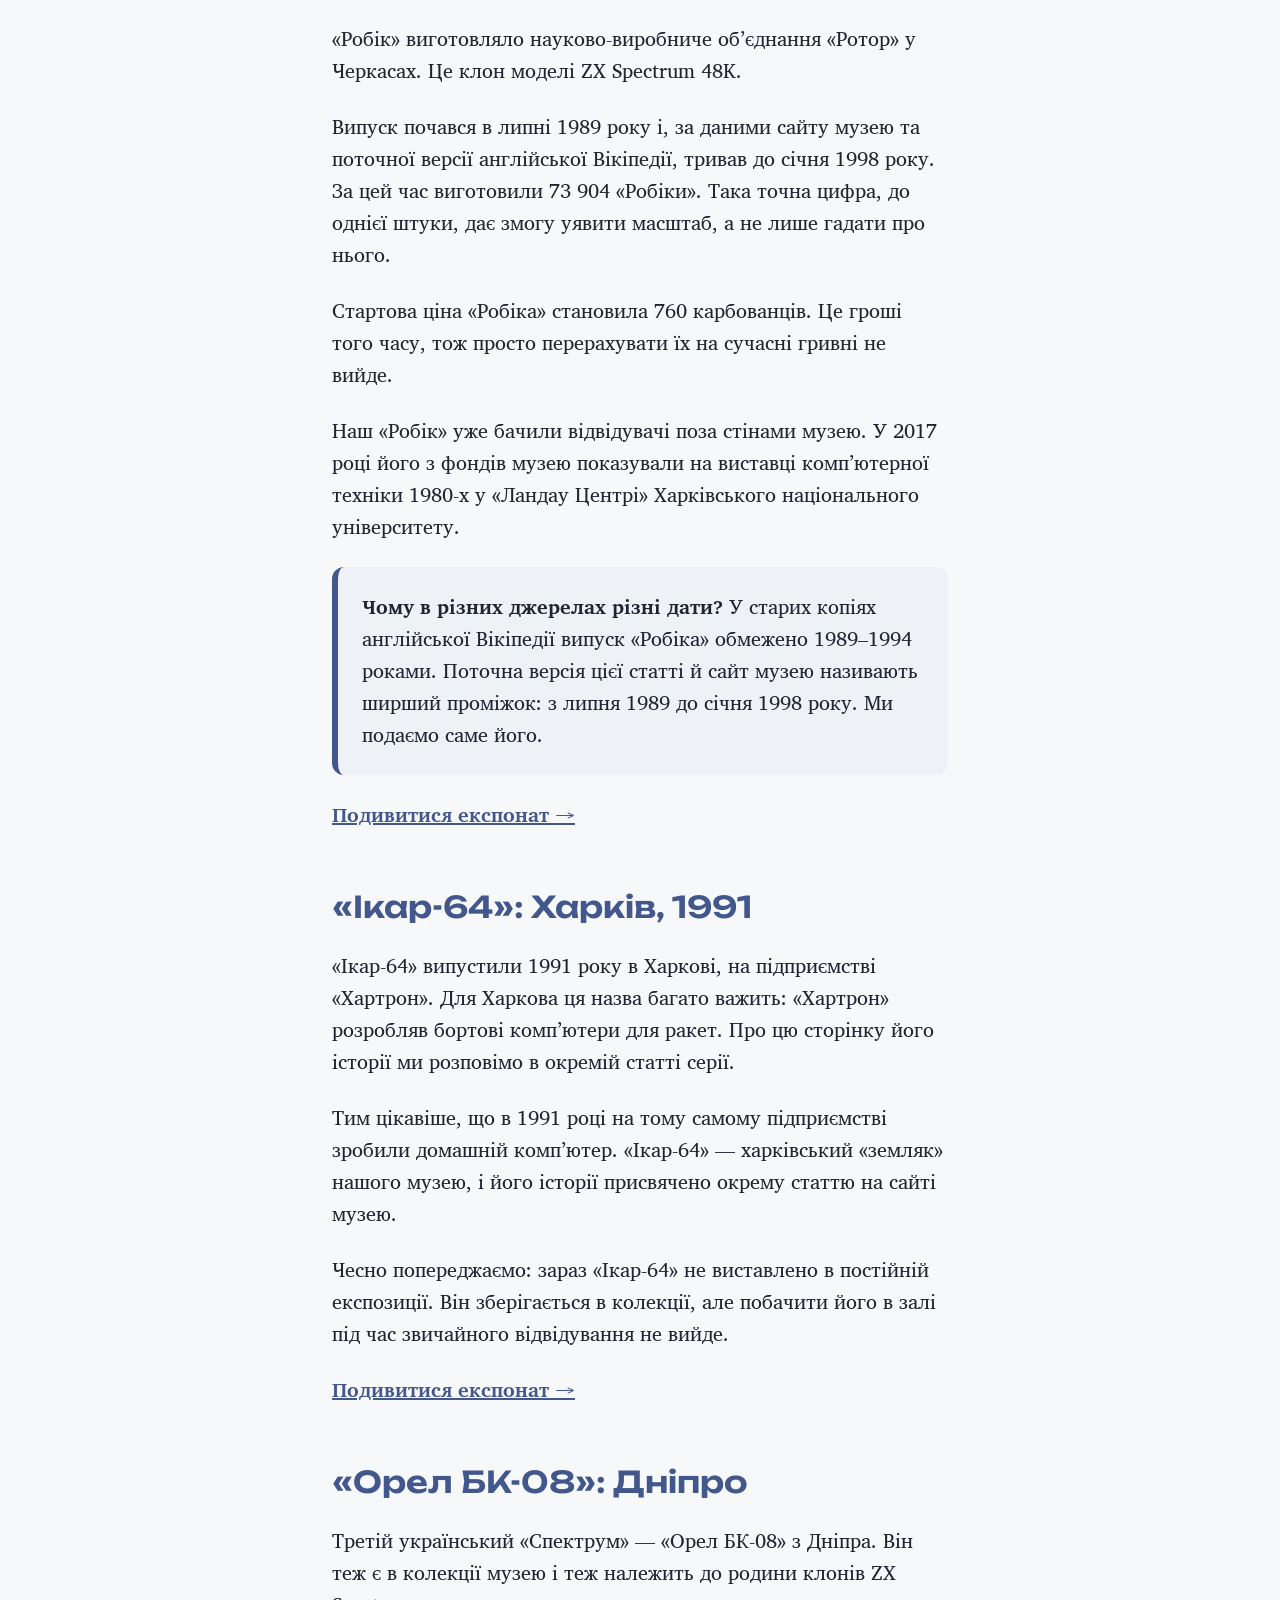
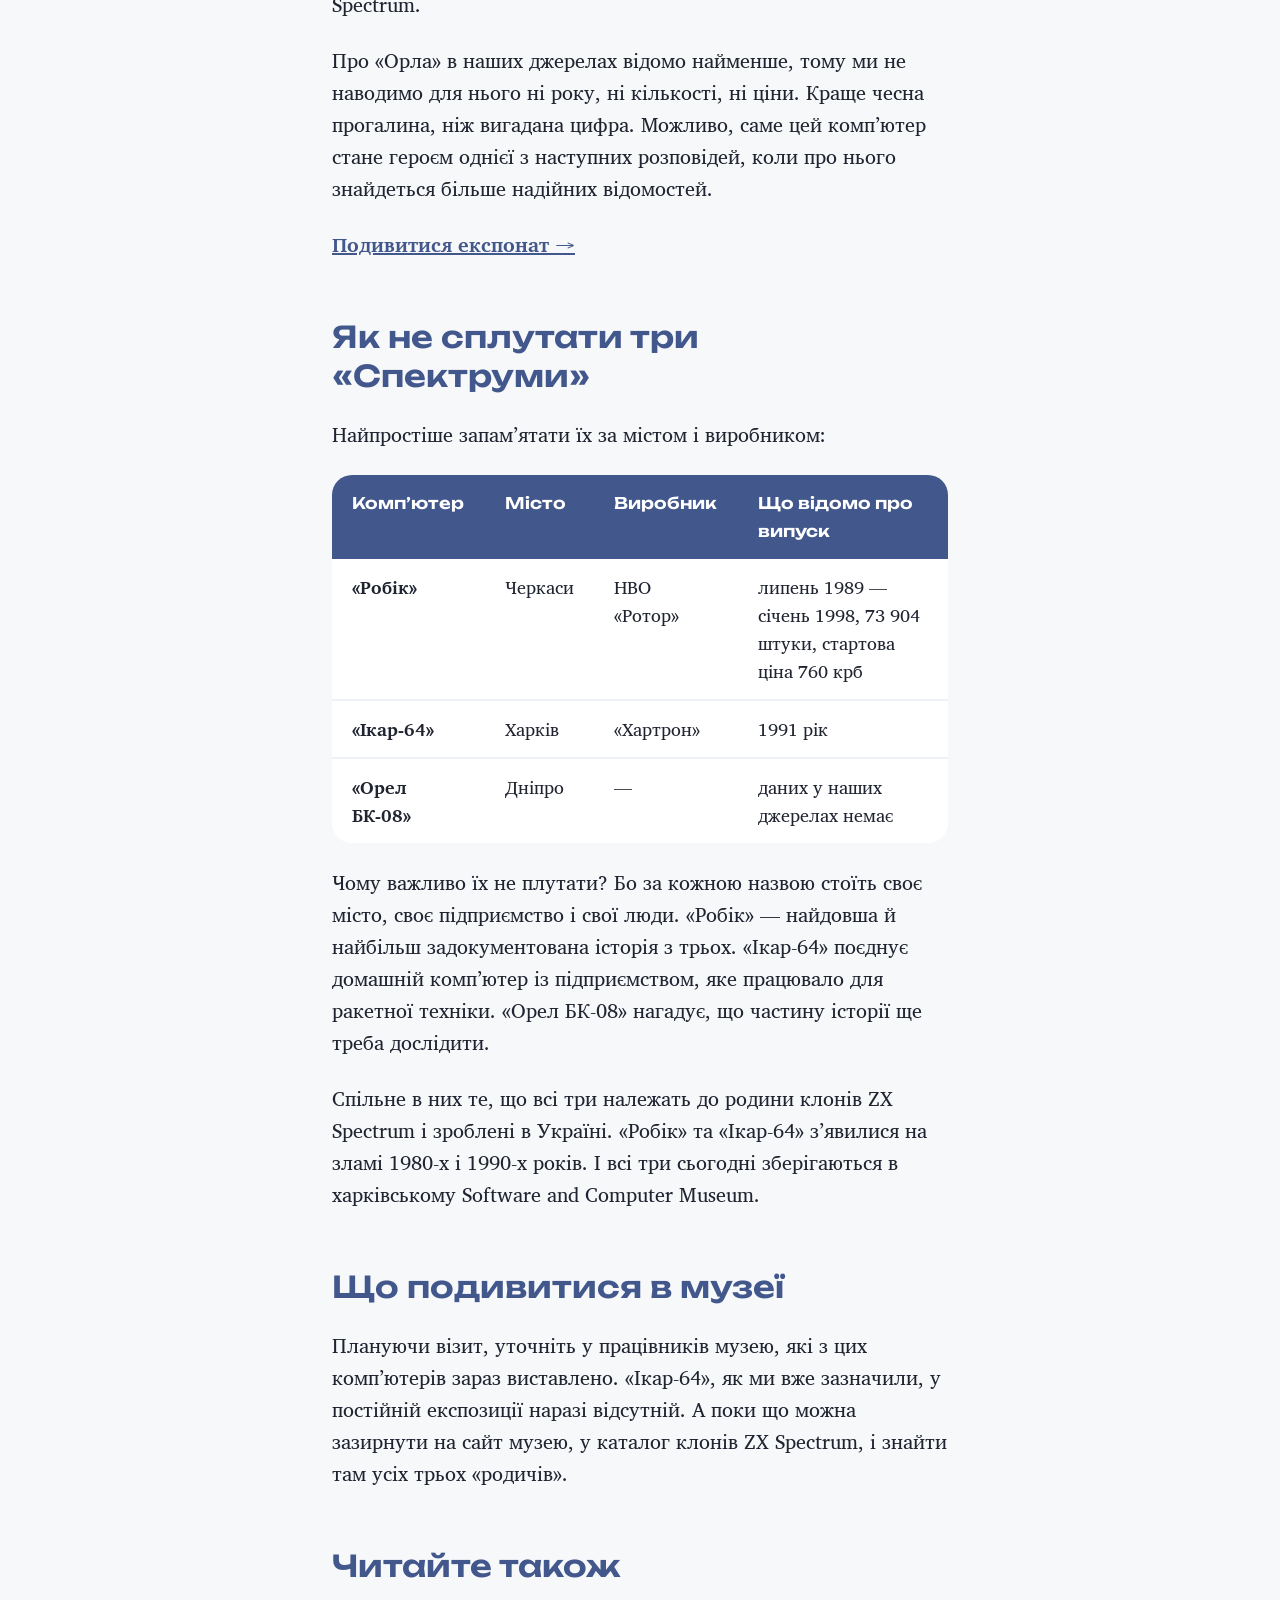
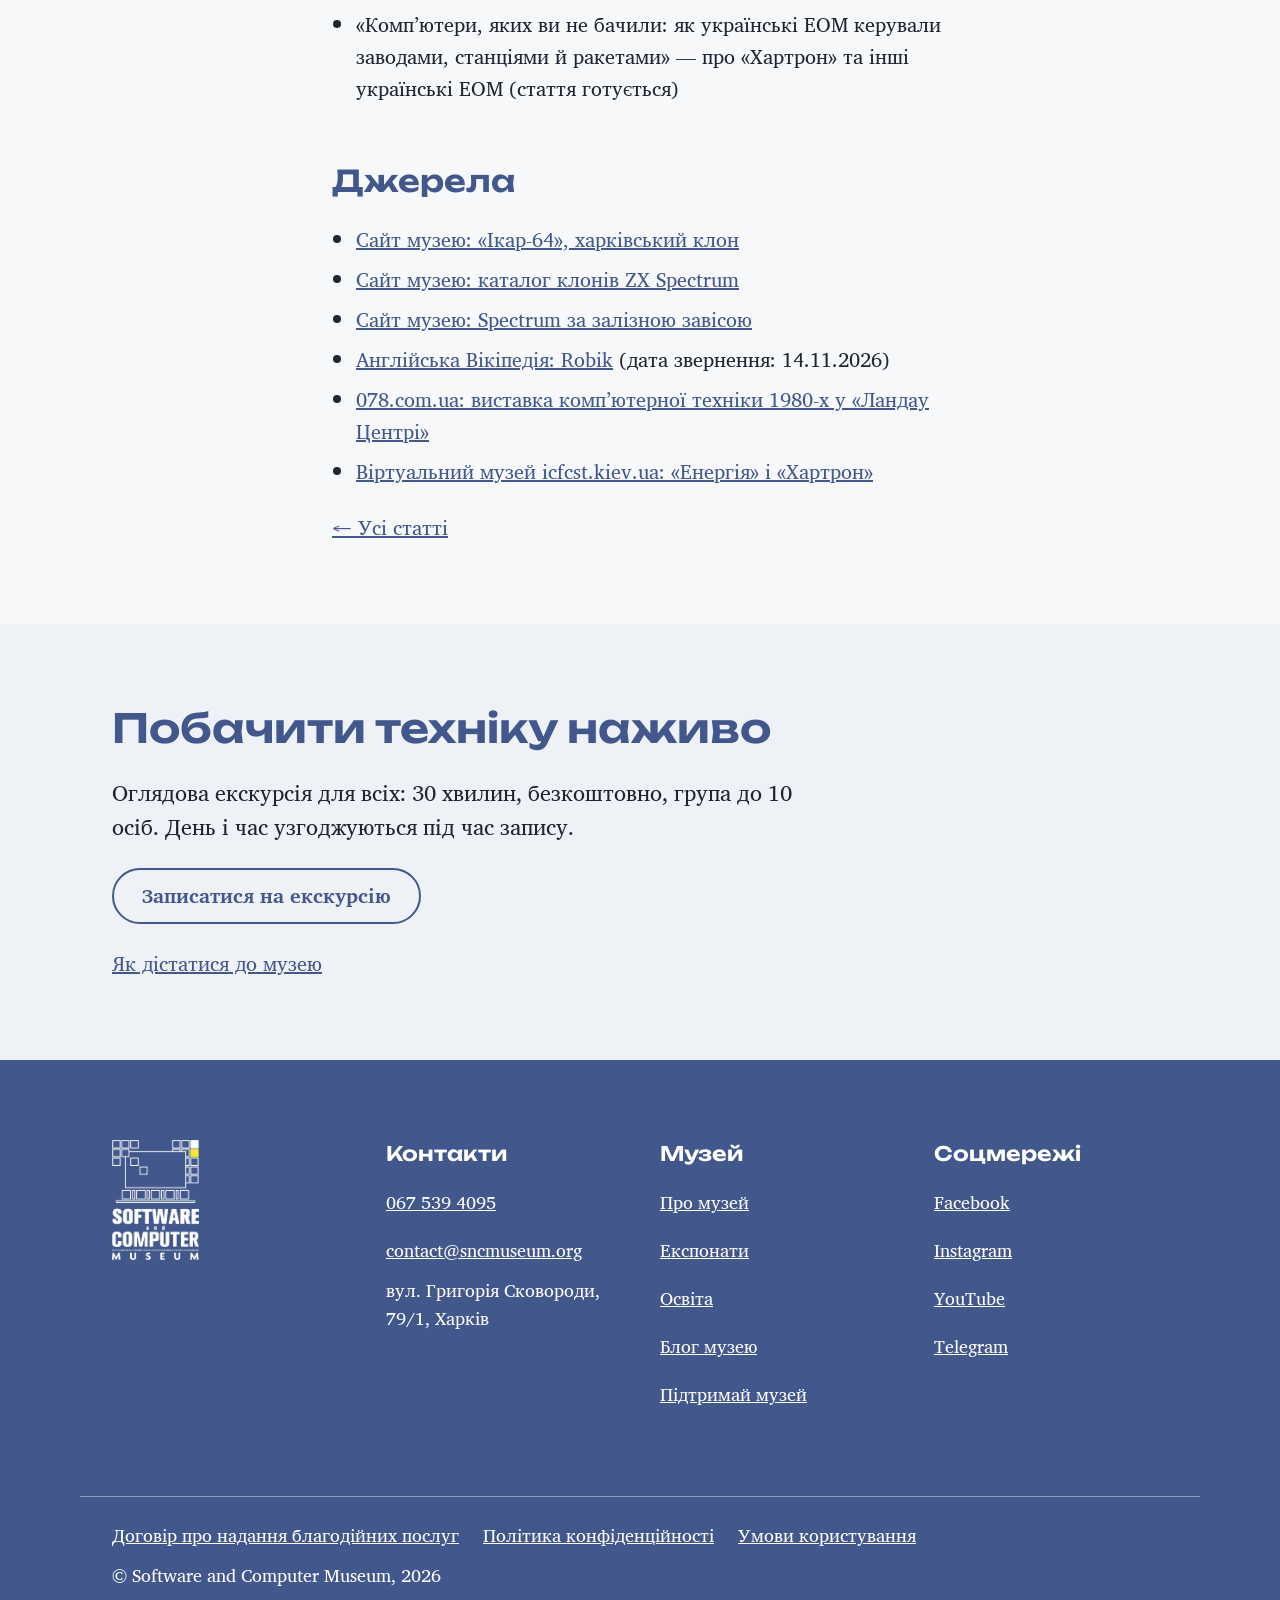
<file: article-01-tri-spectrumy.html>
<!doctype html>
<html lang="uk">
<head>
  <meta charset="utf-8">
  <meta name="viewport" content="width=device-width, initial-scale=1">
  <title>Три українські «Спектруми»: Software and Computer Museum</title>
  <meta name="description" content="«Робік», «Ікар-64» та «Орел БК-08»: три українські клони ZX Spectrum із Черкас, Харкова й Дніпра в колекції Software and Computer Museum.">
  <link rel="icon" type="image/png" href="img/logo.png">
  <link rel="preconnect" href="https://fonts.googleapis.com">
  <link rel="preconnect" href="https://fonts.gstatic.com" crossorigin>
  <link rel="stylesheet" href="https://fonts.googleapis.com/css2?family=Charis+SIL:ital,wght@0,400;0,700&family=Press+Start+2P&family=Unbounded:wght@600;700&display=swap">
  <link rel="stylesheet" href="css/tokens.css">
  <link rel="stylesheet" href="css/styles.css">
  <script src="js/main.js" defer></script>
</head>
<body>
<a class="skip-link" href="#main">Перейти до вмісту</a>

<header class="site-header on-dark">
  <div class="wrap header-inner">
    <a href="index.html" class="logo-link"><img src="img/logo.png" alt="Логотип Software and Computer Museum, перехід на головну" width="401" height="555"></a>
    <nav id="main-nav" class="nav" aria-label="Розділи сайту">
      <a href="courses.html">Курси</a>
      <a href="index.html#tour">Екскурсія</a>
      <a href="exhibits.html">Експонати</a>
      <a href="articles.html">Статті</a>
      <a href="index.html#about">Про музей</a>
      <a href="index.html#news">Новини</a>
      <a href="contacts.html">Контакти</a>
    </nav>
    <div class="header-tools">
      <a href="tel:+380675394095" class="tap header-phone" aria-label="Подзвонити в музей: 067 539 4095"><svg width="20" height="20" viewBox="0 0 24 24" fill="none" stroke="currentColor" stroke-width="2" stroke-linecap="round" stroke-linejoin="round" aria-hidden="true"><path d="M22 16.9v3a2 2 0 0 1-2.2 2 19.8 19.8 0 0 1-8.6-3.1 19.5 19.5 0 0 1-6-6A19.8 19.8 0 0 1 2.1 4.2 2 2 0 0 1 4.1 2h3a2 2 0 0 1 2 1.7c.1.9.4 1.8.7 2.7a2 2 0 0 1-.5 2.1L8 9.8a16 16 0 0 0 6 6l1.3-1.3a2 2 0 0 1 2.1-.5c.9.3 1.8.6 2.7.7a2 2 0 0 1 1.7 2z"/></svg><span class="phone-text">067 539 4095</span></a>
      <!-- Англійської версії статті поки немає: EN веде на англійську головну -->
      <div class="lang">
        <a href="article-01-tri-spectrumy.html" class="tap" aria-current="page" aria-label="Українська версія">UA</a>
        <span aria-hidden="true">/</span>
        <a href="en/" class="tap" lang="en" hreflang="en" aria-label="English version">EN</a>
      </div>
      <button type="button" class="menu-btn btn btn-secondary" aria-expanded="false" aria-controls="main-nav">Меню</button>
    </div>
  </div>
</header>

<main id="main">

<!-- Перший екран статті -->
<section class="hero hero--page on-dark" aria-labelledby="page-title">
  <img class="hero-photo" src="img/hero.jpg" alt="Зала музею всередині: уздовж сірих стін стоять скляні вітрини з комп’ютерами й ігровими приставками різних років, а жовті лінії на стінах і вітринах позначають десятиліття: 1970, 1980, 2000" width="1280" height="960">
  <div class="hero-overlay" aria-hidden="true"></div>
  <svg class="hero-pixels" aria-hidden="true" width="120" height="120" viewBox="0 0 120 120"><g fill="none" stroke="#ffffff" stroke-width="3"><rect x="4" y="4" width="32" height="32"/><rect x="44" y="4" width="32" height="32"/><rect x="4" y="44" width="32" height="32"/><rect x="44" y="84" width="32" height="32"/></g><rect x="84" y="4" width="32" height="32" fill="#ffffff"/><rect x="84" y="44" width="32" height="32" fill="#fae530"/></svg>
  <div class="wrap hero-inner">
    <nav class="crumbs" aria-label="Ви тут">
      <a href="index.html" class="tap">Головна</a>
      <span aria-hidden="true">/</span>
      <a href="articles.html" class="tap">Статті</a>
      <span aria-hidden="true">/</span>
      <span aria-current="page">Три українські «Спектруми»</span>
    </nav>
    <h1 id="page-title" class="article-title">Три українські «Спектруми»: як Харків, Черкаси й Дніпро зробили свої домашні комп’ютери</h1>
    <ul class="hero-facts" aria-label="Коротко про статтю">
      <li><span class="hero-facts-num">3</span> комп’ютери</li>
      <li><span class="hero-facts-num">3</span> міста України</li>
      <li><span class="hero-facts-num">1</span> спільний «предок»</li>
    </ul>
  </div>
</section>

<article class="section" aria-labelledby="page-title">
  <div class="wrap prose">

    <p class="lead">У колекції Software and Computer Museum є три невеликі комп’ютери, які легко сплутати. Вони схожі за призначенням і мають спільного «предка». Проте зробили їх у трьох різних містах України: Черкасах, Харкові й Дніпрі. Це «Робік», «Ікар-64» та «Орел БК-08». Розповідаємо, звідки вони взялися і як їх розрізнити.</p>

    <h2>Що таке «клон» і до чого тут ZX Spectrum</h2>
    <p>ZX Spectrum — домашній комп’ютер, у якого з’явилося багато клонів. Усі три машини з цієї статті належать до їхньої родини.</p>
    <p>Слово «клон» у світі техніки означає не підробку, а власну версію чужого комп’ютера. Інший виробник збирає машину за зразком оригіналу, але робить це своїми силами, зі своїх деталей і під своєю назвою. Саме тому в однієї ідеї може бути багато «родичів» з різними іменами.</p>
    <p>Сайт нашого музею веде окремий каталог клонів ZX Spectrum і має статтю про те, як Spectrum жив «за залізною завісою». Там можна побачити, наскільки великою була ця родина. Три її представники мають українське походження і зберігаються у нас.</p>

    <h2 id="robik">«Робік»: Черкаси, 1989–1998</h2>
    <p>«Робік» виготовляло науково-виробниче об’єднання «Ротор» у Черкасах. Це клон моделі ZX Spectrum 48K.</p>
    <p>Випуск почався в липні 1989 року і, за даними сайту музею та поточної версії англійської Вікіпедії, тривав до січня 1998 року. За цей час виготовили 73 904 «Робіки». Така точна цифра, до однієї штуки, дає змогу уявити масштаб, а не лише гадати про нього.</p>
    <p>Стартова ціна «Робіка» становила 760 карбованців. Це гроші того часу, тож просто перерахувати їх на сучасні гривні не вийде.</p>
    <p>Наш «Робік» уже бачили відвідувачі поза стінами музею. У 2017 році його з фондів музею показували на виставці комп’ютерної техніки 1980-х у «Ландау Центрі» Харківського національного університету.</p>
    <p class="prose-note"><strong>Чому в різних джерелах різні дати?</strong> У старих копіях англійської Вікіпедії випуск «Робіка» обмежено 1989–1994 роками. Поточна версія цієї статті й сайт музею називають ширший проміжок: з липня 1989 до січня 1998 року. Ми подаємо саме його.</p>
    <a href="exhibits.html#robik" class="more-link">Подивитися експонат →</a>

    <h2 id="ikar-64">«Ікар-64»: Харків, 1991</h2>
    <p>«Ікар-64» випустили 1991 року в Харкові, на підприємстві «Хартрон». Для Харкова ця назва багато важить: «Хартрон» розробляв бортові комп’ютери для ракет. Про цю сторінку його історії ми розповімо в окремій статті серії.</p>
    <p>Тим цікавіше, що в 1991 році на тому самому підприємстві зробили домашній комп’ютер. «Ікар-64» — харківський «земляк» нашого музею, і його історії присвячено окрему статтю на сайті музею.</p>
    <p>Чесно попереджаємо: зараз «Ікар-64» не виставлено в постійній експозиції. Він зберігається в колекції, але побачити його в залі під час звичайного відвідування не вийде.</p>
    <a href="exhibits.html#ikar-64" class="more-link">Подивитися експонат →</a>

    <h2 id="orel-bk-08">«Орел БК-08»: Дніпро</h2>
    <p>Третій український «Спектрум» — «Орел БК-08» з Дніпра. Він теж є в колекції музею і теж належить до родини клонів ZX Spectrum.</p>
    <p>Про «Орла» в наших джерелах відомо найменше, тому ми не наводимо для нього ні року, ні кількості, ні ціни. Краще чесна прогалина, ніж вигадана цифра. Можливо, саме цей комп’ютер стане героєм однієї з наступних розповідей, коли про нього знайдеться більше надійних відомостей.</p>
    <a href="exhibits.html#orel-bk-08" class="more-link">Подивитися експонат →</a>

    <h2>Як не сплутати три «Спектруми»</h2>
    <p>Найпростіше запам’ятати їх за містом і виробником:</p>
    <table class="compare">
      <thead>
        <tr><th scope="col">Комп’ютер</th><th scope="col">Місто</th><th scope="col">Виробник</th><th scope="col">Що відомо про випуск</th></tr>
      </thead>
      <tbody>
        <tr><th scope="row">«Робік»</th><td data-label="Місто">Черкаси</td><td data-label="Виробник">НВО «Ротор»</td><td data-label="Випуск">липень 1989 — січень 1998, 73 904 штуки, стартова ціна 760 крб</td></tr>
        <tr><th scope="row">«Ікар-64»</th><td data-label="Місто">Харків</td><td data-label="Виробник">«Хартрон»</td><td data-label="Випуск">1991 рік</td></tr>
        <tr><th scope="row">«Орел БК-08»</th><td data-label="Місто">Дніпро</td><td data-label="Виробник">—</td><td data-label="Випуск">даних у наших джерелах немає</td></tr>
      </tbody>
    </table>
    <p>Чому важливо їх не плутати? Бо за кожною назвою стоїть своє місто, своє підприємство і свої люди. «Робік» — найдовша й найбільш задокументована історія з трьох. «Ікар-64» поєднує домашній комп’ютер із підприємством, яке працювало для ракетної техніки. «Орел БК-08» нагадує, що частину історії ще треба дослідити.</p>
    <p>Спільне в них те, що всі три належать до родини клонів ZX Spectrum і зроблені в Україні. «Робік» та «Ікар-64» з’явилися на зламі 1980-х і 1990-х років. І всі три сьогодні зберігаються в харківському Software and Computer Museum.</p>

    <h2>Що подивитися в музеї</h2>
    <p>Плануючи візит, уточніть у працівників музею, які з цих комп’ютерів зараз виставлено. «Ікар-64», як ми вже зазначили, у постійній експозиції наразі відсутній. А поки що можна зазирнути на сайт музею, у каталог клонів ZX Spectrum, і знайти там усіх трьох «родичів».</p>

    <h2>Читайте також</h2>
    <ul>
      <li>«Комп’ютери, яких ви не бачили: як українські ЕОМ керували заводами, станціями й ракетами» — про «Хартрон» та інші українські ЕОМ (стаття готується)</li>
    </ul>

    <h2>Джерела</h2>
    <ul>
      <li><a href="https://spectrum.sncmuseum.org/en/history/ikar-64-kharkiv-clone/">Сайт музею: «Ікар-64», харківський клон</a></li>
      <li><a href="https://spectrum.sncmuseum.org/en/clones/">Сайт музею: каталог клонів ZX Spectrum</a></li>
      <li><a href="https://spectrum.sncmuseum.org/en/history/spectrum-behind-iron-curtain/">Сайт музею: Spectrum за залізною завісою</a></li>
      <li><a href="https://en.wikipedia.org/wiki/Robik">Англійська Вікіпедія: Robik</a> (дата звернення: 14.11.2026)</li>
      <li><a href="https://www.078.com.ua/articles/3929-v-landaucentre-vystavka-osobennosti-kompyuternoi-tehniki-1980-h-godov.html">078.com.ua: виставка комп’ютерної техніки 1980-х у «Ландау Центрі»</a></li>
      <li><a href="https://www.icfcst.kiev.ua/MUSEUM/PHOTOS/Energiya_u.html">Віртуальний музей icfcst.kiev.ua: «Енергія» і «Хартрон»</a></li>
    </ul>

    <a href="articles.html">← Усі статті</a>
  </div>
</article>

<!-- Запрошення на екскурсію -->
<section class="section section--alt" aria-labelledby="visit-title">
  <div class="wrap stack-md">
    <h2 id="visit-title" class="h2">Побачити техніку наживо</h2>
    <p class="lead">Оглядова екскурсія для всіх: 30 хвилин, безкоштовно, група до 10 осіб. День і час узгоджуються під час запису.</p>
    <a href="tel:+380675394095" class="btn btn-secondary">Записатися на екскурсію</a>
    <a href="contacts.html">Як дістатися до музею</a>
  </div>
</section>

</main>

<footer class="site-footer on-dark">
  <div class="wrap section footer-grid">
    <div>
      <img class="footer-logo" src="img/logo.png" alt="Логотип Software and Computer Museum: контур старого комп’ютера з білих піксельних квадратів, один квадрат жовтий, під ним назва музею" width="401" height="555" loading="lazy">
    </div>
    <div class="footer-col">
      <p class="footer-title">Контакти</p>
      <a href="tel:+380675394095" class="tap">067 539 4095</a>
      <a href="mailto:contact@sncmuseum.org" class="tap">contact@sncmuseum.org</a>
      <span>вул. Григорія Сковороди, 79/1, Харків</span>
    </div>
    <!-- Адреси блогу, «Підтримай музей», соцмереж і документів ще не надано: замінити "#" -->
    <nav class="footer-col" aria-label="Музей">
      <p class="footer-title">Музей</p>
      <a href="index.html#about" class="tap">Про музей</a>
      <a href="https://sncmuseum.org/exhibits" class="tap">Експонати</a>
      <a href="courses.html" class="tap">Освіта</a>
      <a href="#" class="tap">Блог музею</a>
      <a href="#" class="tap">Підтримай музей</a>
    </nav>
    <nav class="footer-col" aria-label="Соцмережі">
      <p class="footer-title">Соцмережі</p>
      <a href="#" class="tap">Facebook</a>
      <a href="#" class="tap">Instagram</a>
      <a href="#" class="tap">YouTube</a>
      <a href="#" class="tap">Telegram</a>
    </nav>
  </div>
  <div class="wrap footer-legal">
    <a href="#" class="tap">Договір про надання благодійних послуг</a>
    <a href="#" class="tap">Політика конфіденційності</a>
    <a href="#" class="tap">Умови користування</a>
    <span class="footer-copy">© Software and Computer Museum, 2026</span>
  </div>
</footer>

<a href="tel:+380675394095" class="call" aria-label="Подзвонити в музей: 067 539 4095"><svg width="28" height="28" viewBox="0 0 24 24" fill="none" stroke="currentColor" stroke-width="2" stroke-linecap="round" stroke-linejoin="round" aria-hidden="true"><path d="M22 16.9v3a2 2 0 0 1-2.2 2 19.8 19.8 0 0 1-8.6-3.1 19.5 19.5 0 0 1-6-6A19.8 19.8 0 0 1 2.1 4.2 2 2 0 0 1 4.1 2h3a2 2 0 0 1 2 1.7c.1.9.4 1.8.7 2.7a2 2 0 0 1-.5 2.1L8 9.8a16 16 0 0 0 6 6l1.3-1.3a2 2 0 0 1 2.1-.5c.9.3 1.8.6 2.7.7a2 2 0 0 1 1.7 2z"/></svg></a>

<button type="button" class="to-top" aria-label="Нагору" title="Нагору" hidden><svg width="28" height="28" viewBox="0 0 24 24" fill="none" stroke="currentColor" stroke-width="2" stroke-linecap="round" stroke-linejoin="round" aria-hidden="true"><path d="M12 19V5"/><path d="M5 12l7-7 7 7"/></svg></button>

</body>
</html>
</file>
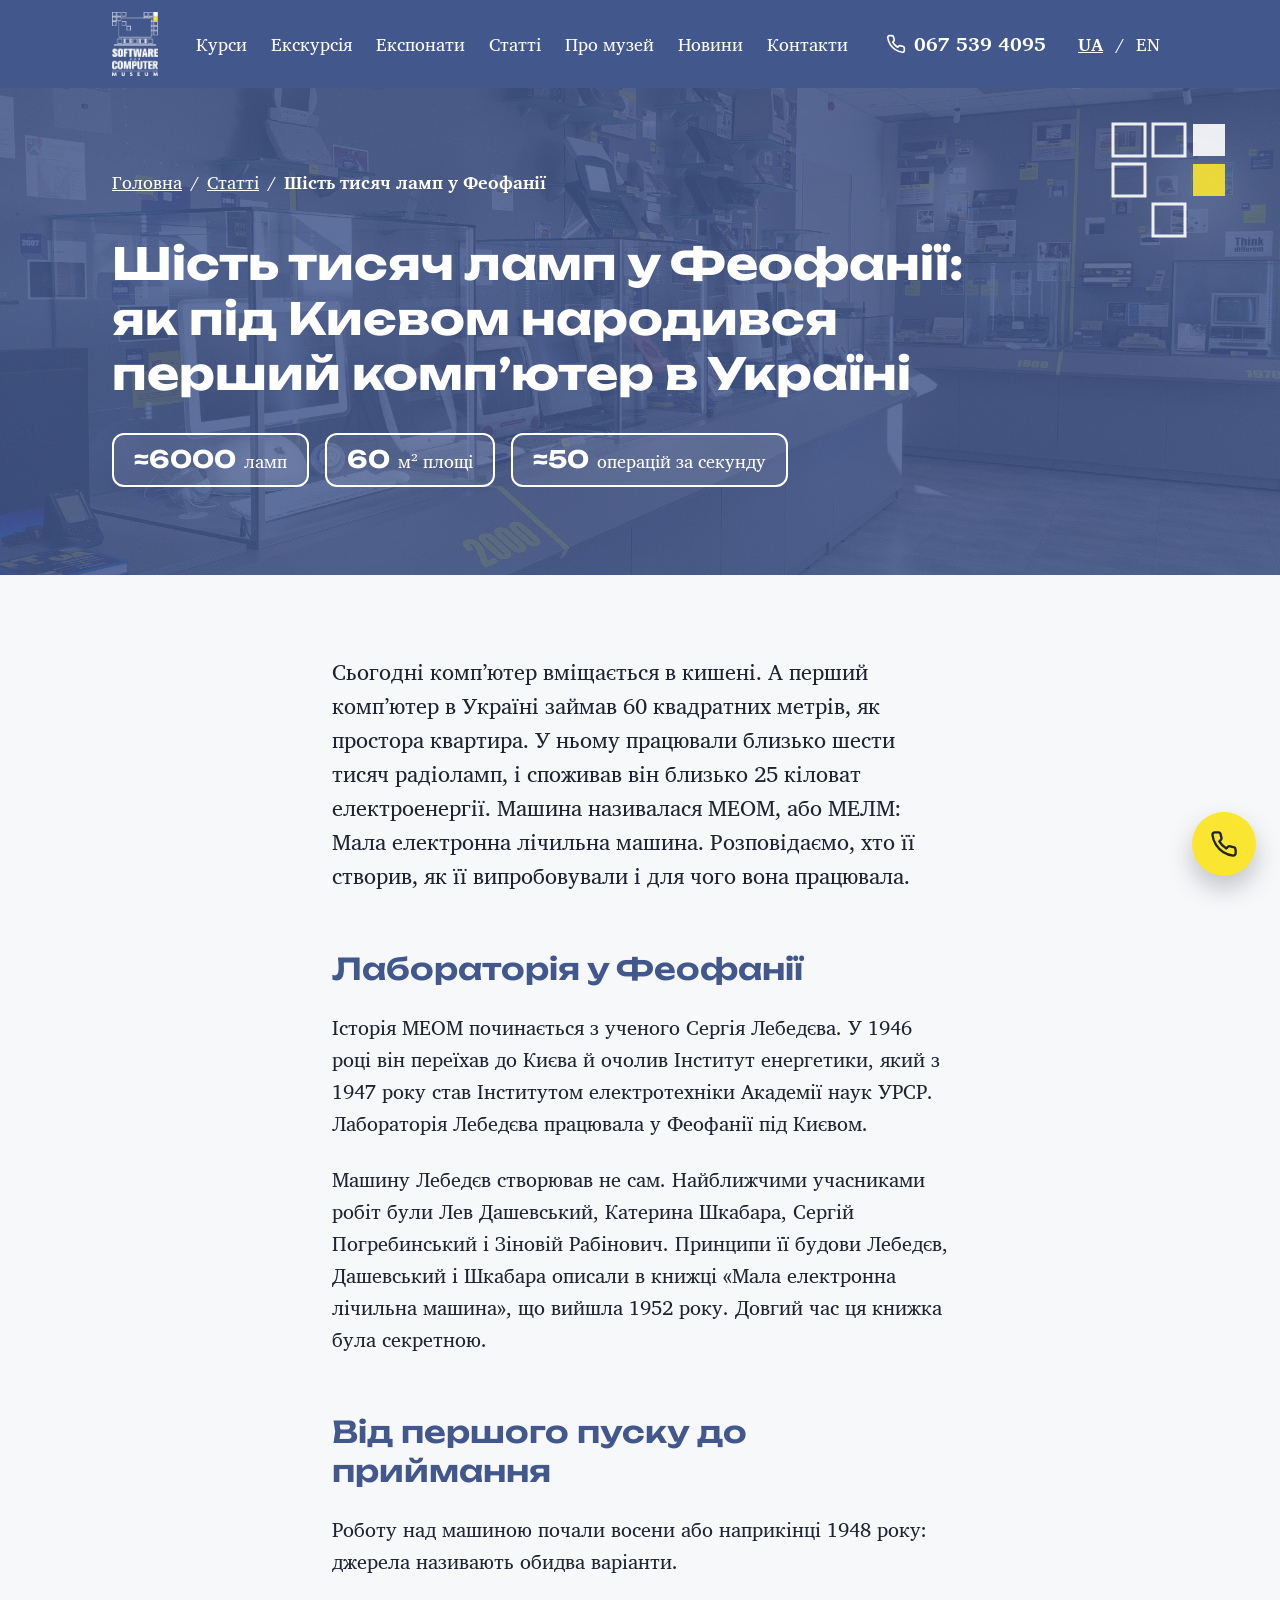
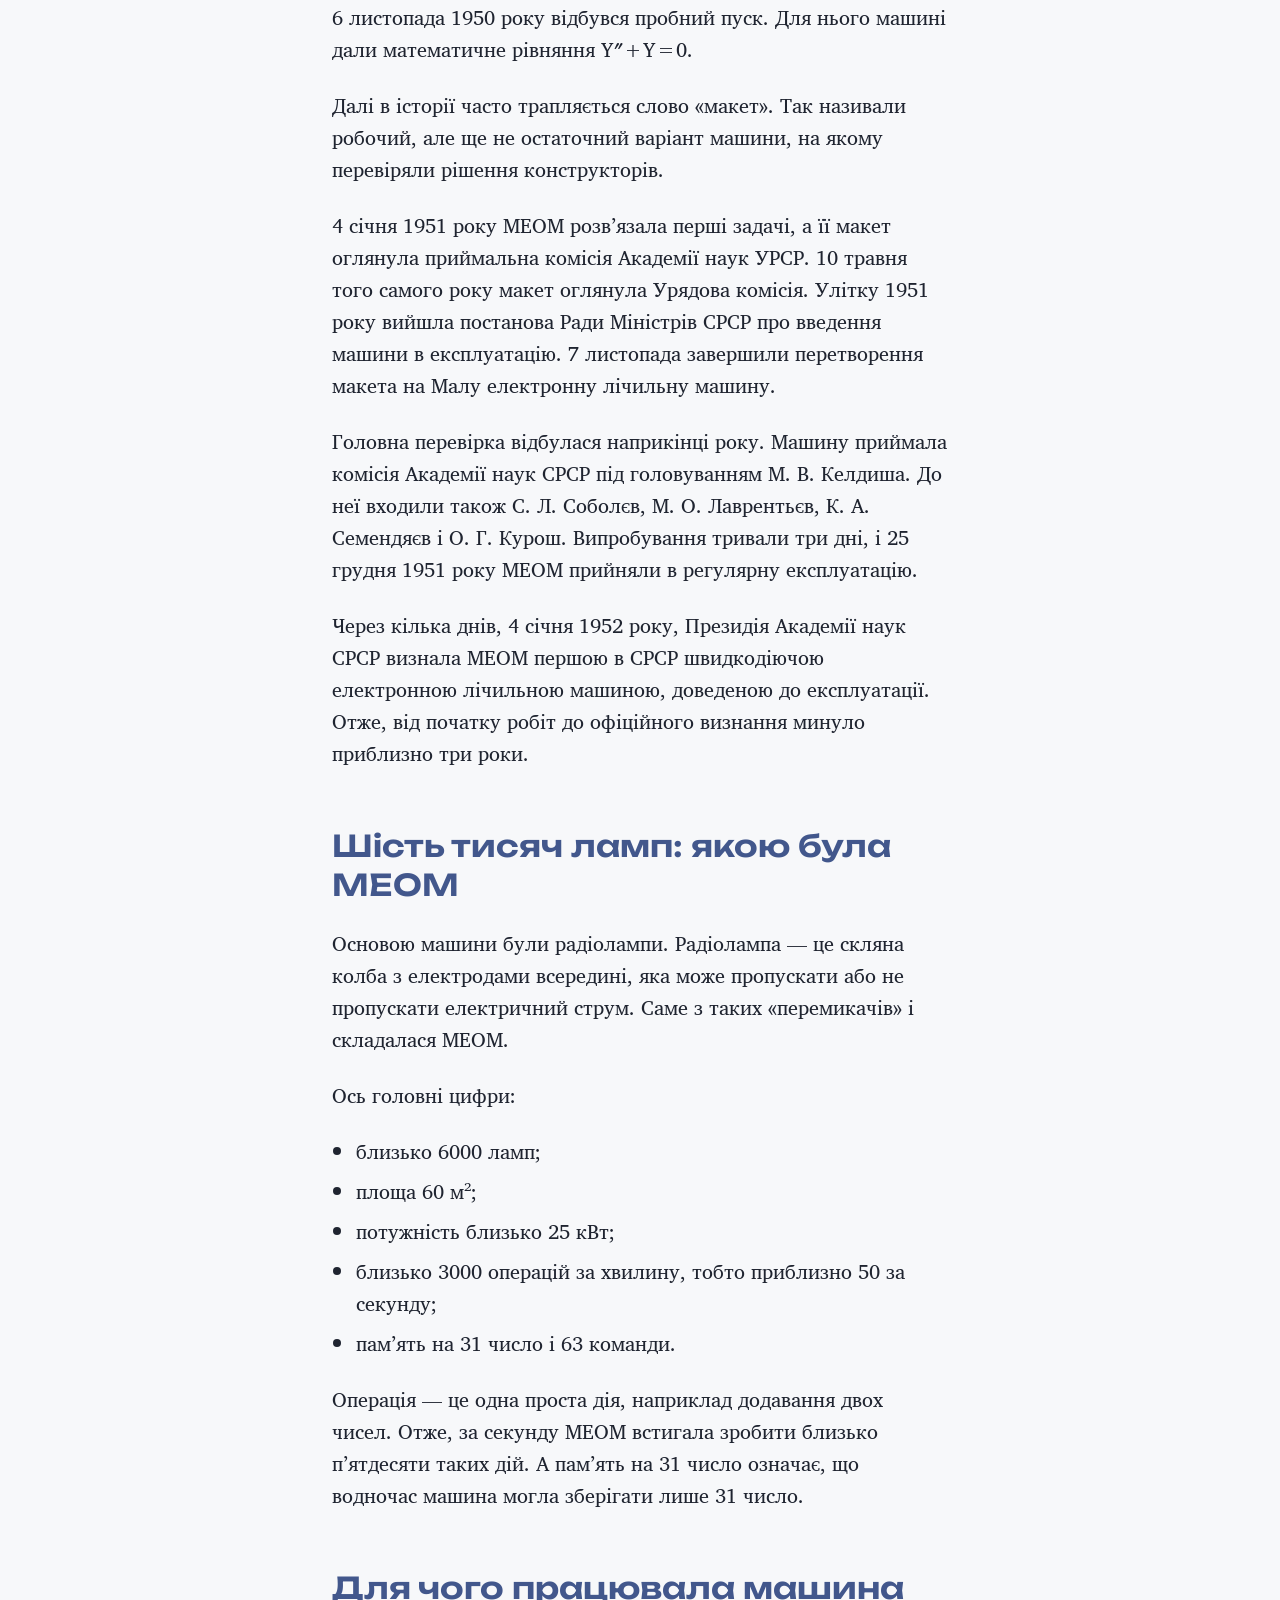
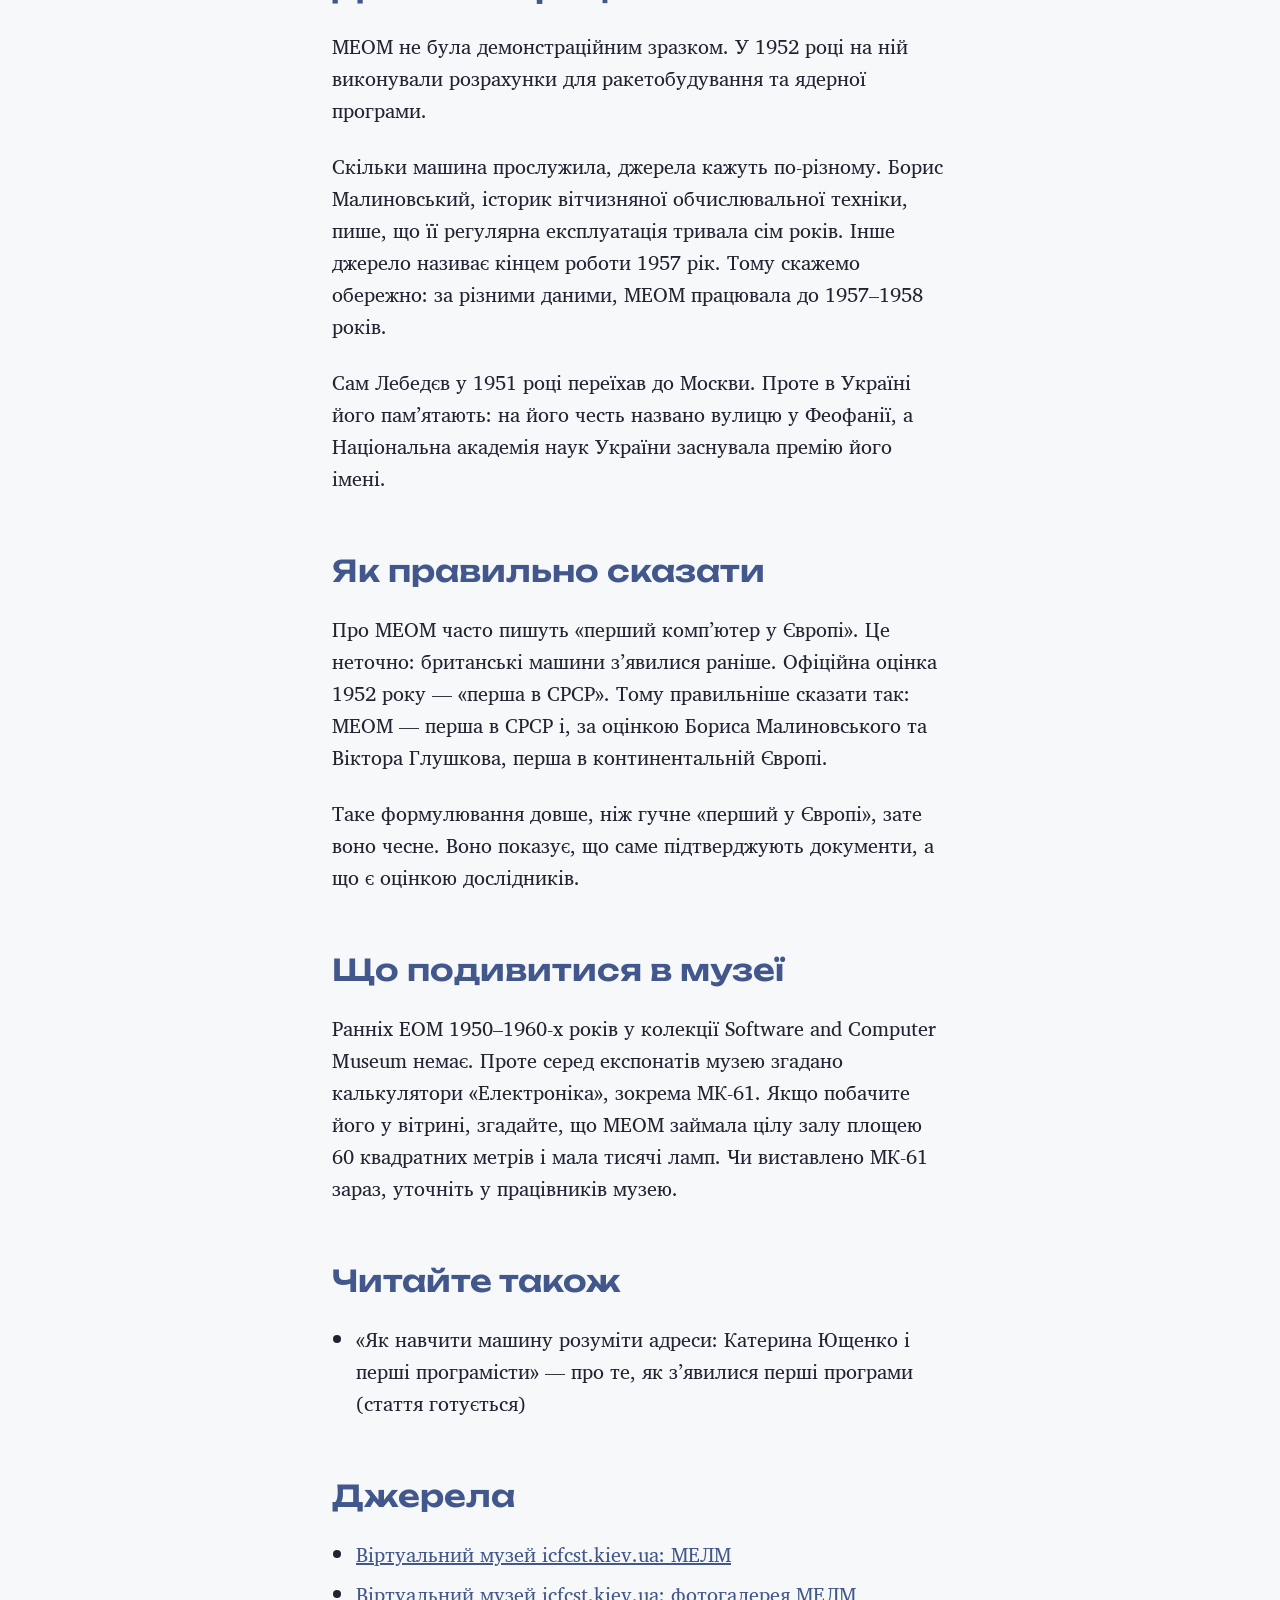
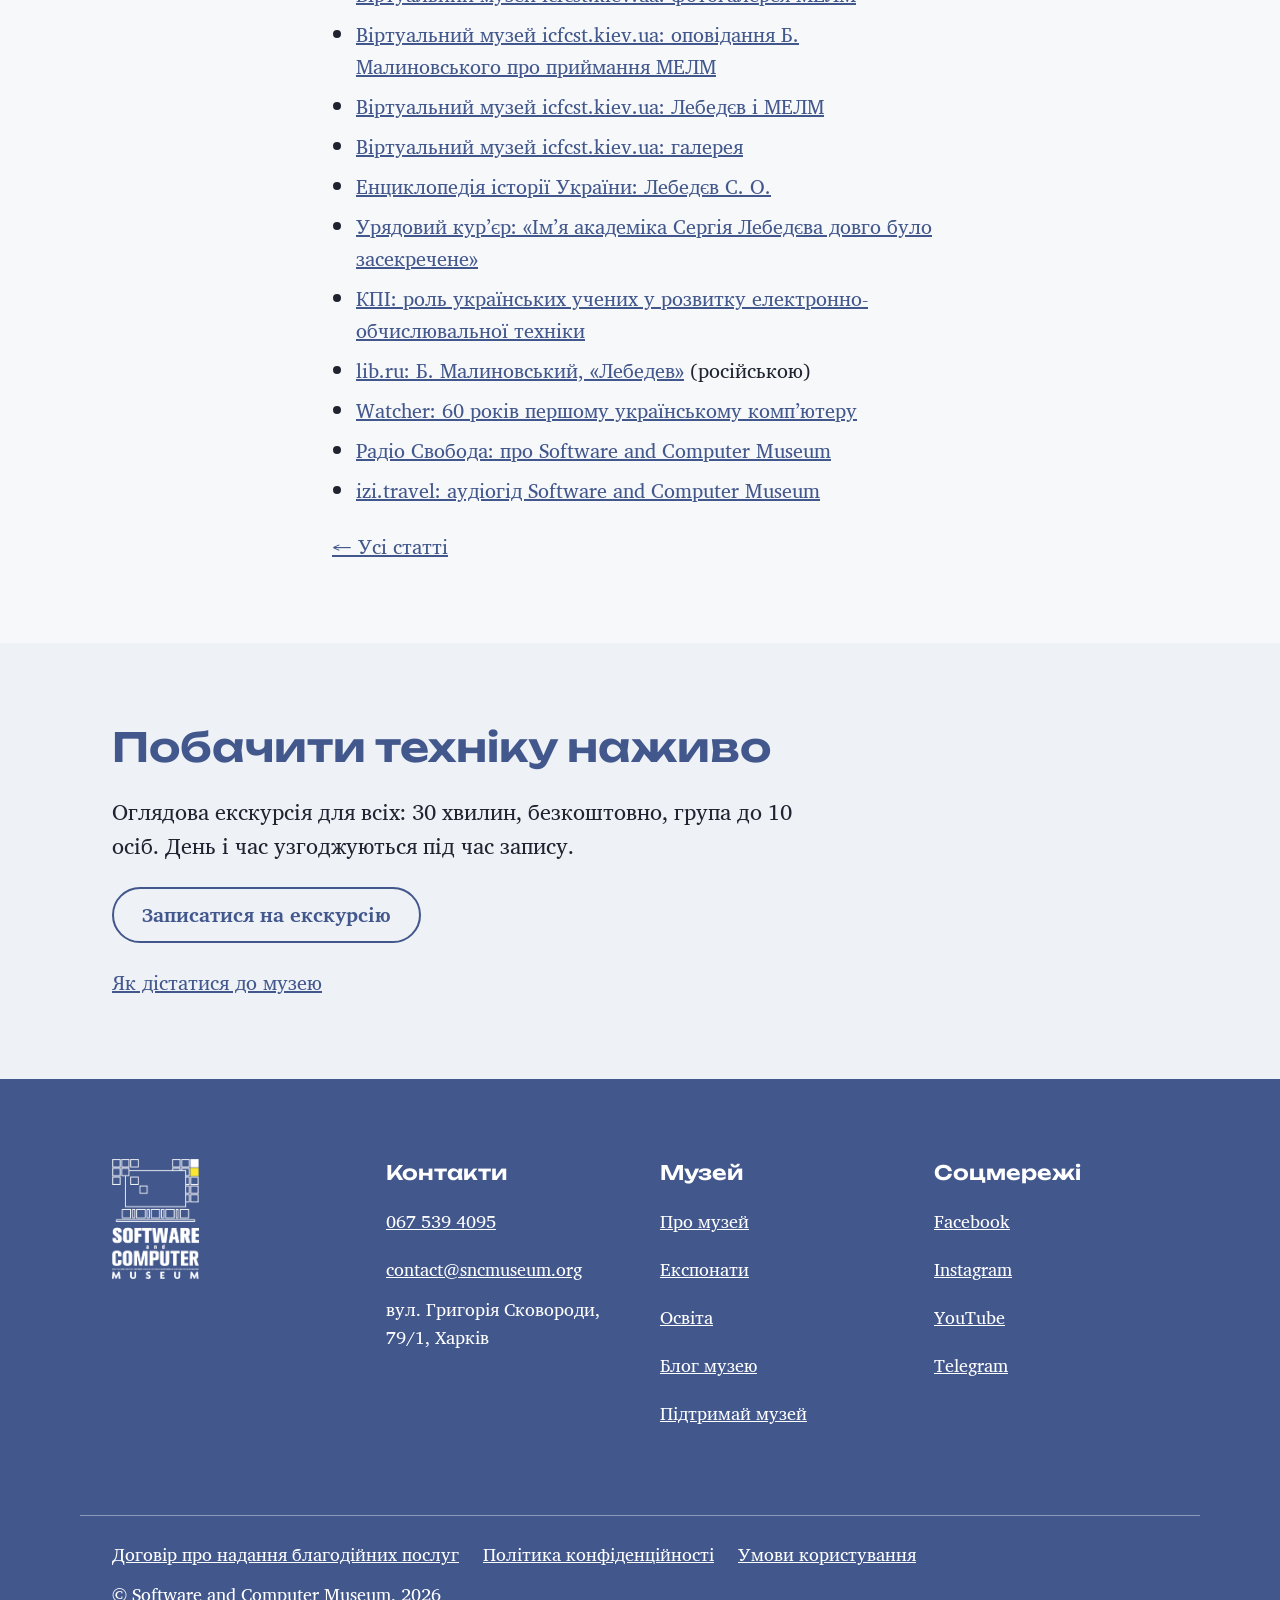
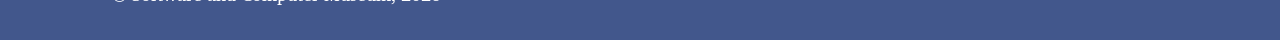
<file: article-02-shist-tysyach-lamp.html>
<!doctype html>
<html lang="uk">
<head>
  <meta charset="utf-8">
  <meta name="viewport" content="width=device-width, initial-scale=1">
  <title>Шість тисяч ламп у Феофанії: Software and Computer Museum</title>
  <meta name="description" content="МЕОМ, перший комп’ютер в Україні: лабораторія Сергія Лебедєва у Феофанії, шлях від пробного пуску 1950 року до приймання 1951 року і для чого працювала машина.">
  <link rel="icon" type="image/png" href="img/logo.png">
  <link rel="preconnect" href="https://fonts.googleapis.com">
  <link rel="preconnect" href="https://fonts.gstatic.com" crossorigin>
  <link rel="stylesheet" href="https://fonts.googleapis.com/css2?family=Charis+SIL:ital,wght@0,400;0,700&family=Press+Start+2P&family=Unbounded:wght@600;700&display=swap">
  <link rel="stylesheet" href="css/tokens.css">
  <link rel="stylesheet" href="css/styles.css">
  <script src="js/main.js" defer></script>
</head>
<body>
<a class="skip-link" href="#main">Перейти до вмісту</a>

<header class="site-header on-dark">
  <div class="wrap header-inner">
    <a href="index.html" class="logo-link"><img src="img/logo.png" alt="Логотип Software and Computer Museum, перехід на головну" width="401" height="555"></a>
    <nav id="main-nav" class="nav" aria-label="Розділи сайту">
      <a href="courses.html">Курси</a>
      <a href="index.html#tour">Екскурсія</a>
      <a href="exhibits.html">Експонати</a>
      <a href="articles.html">Статті</a>
      <a href="index.html#about">Про музей</a>
      <a href="index.html#news">Новини</a>
      <a href="contacts.html">Контакти</a>
    </nav>
    <div class="header-tools">
      <a href="tel:+380675394095" class="tap header-phone" aria-label="Подзвонити в музей: 067 539 4095"><svg width="20" height="20" viewBox="0 0 24 24" fill="none" stroke="currentColor" stroke-width="2" stroke-linecap="round" stroke-linejoin="round" aria-hidden="true"><path d="M22 16.9v3a2 2 0 0 1-2.2 2 19.8 19.8 0 0 1-8.6-3.1 19.5 19.5 0 0 1-6-6A19.8 19.8 0 0 1 2.1 4.2 2 2 0 0 1 4.1 2h3a2 2 0 0 1 2 1.7c.1.9.4 1.8.7 2.7a2 2 0 0 1-.5 2.1L8 9.8a16 16 0 0 0 6 6l1.3-1.3a2 2 0 0 1 2.1-.5c.9.3 1.8.6 2.7.7a2 2 0 0 1 1.7 2z"/></svg><span class="phone-text">067 539 4095</span></a>
      <!-- Англійської версії статті поки немає: EN веде на англійську головну -->
      <div class="lang">
        <a href="article-02-shist-tysyach-lamp.html" class="tap" aria-current="page" aria-label="Українська версія">UA</a>
        <span aria-hidden="true">/</span>
        <a href="en/" class="tap" lang="en" hreflang="en" aria-label="English version">EN</a>
      </div>
      <button type="button" class="menu-btn btn btn-secondary" aria-expanded="false" aria-controls="main-nav">Меню</button>
    </div>
  </div>
</header>

<main id="main">

<!-- Перший екран статті. Власних фото МЕОМ у музею немає, тому тут загальний вид зали -->
<section class="hero hero--page on-dark" aria-labelledby="page-title">
  <img class="hero-photo" src="img/hero.jpg" alt="Зала музею всередині: уздовж сірих стін стоять скляні вітрини з комп’ютерами й ігровими приставками різних років, а жовті лінії на стінах і вітринах позначають десятиліття: 1970, 1980, 2000" width="1280" height="960">
  <div class="hero-overlay" aria-hidden="true"></div>
  <svg class="hero-pixels" aria-hidden="true" width="120" height="120" viewBox="0 0 120 120"><g fill="none" stroke="#ffffff" stroke-width="3"><rect x="4" y="4" width="32" height="32"/><rect x="44" y="4" width="32" height="32"/><rect x="4" y="44" width="32" height="32"/><rect x="44" y="84" width="32" height="32"/></g><rect x="84" y="4" width="32" height="32" fill="#ffffff"/><rect x="84" y="44" width="32" height="32" fill="#fae530"/></svg>
  <div class="wrap hero-inner">
    <nav class="crumbs" aria-label="Ви тут">
      <a href="index.html" class="tap">Головна</a>
      <span aria-hidden="true">/</span>
      <a href="articles.html" class="tap">Статті</a>
      <span aria-hidden="true">/</span>
      <span aria-current="page">Шість тисяч ламп у Феофанії</span>
    </nav>
    <h1 id="page-title" class="article-title">Шість тисяч ламп у Феофанії: як під Києвом народився перший комп’ютер в Україні</h1>
    <ul class="hero-facts" aria-label="Коротко про статтю">
      <li><span class="hero-facts-num">≈6000</span> ламп</li>
      <li><span class="hero-facts-num">60</span> м² площі</li>
      <li><span class="hero-facts-num">≈50</span> операцій за секунду</li>
    </ul>
  </div>
</section>

<article class="section" aria-labelledby="page-title">
  <div class="wrap prose">

    <p class="lead">Сьогодні комп’ютер вміщається в кишені. А перший комп’ютер в Україні займав 60 квадратних метрів, як простора квартира. У ньому працювали близько шести тисяч радіоламп, і споживав він близько 25 кіловат електроенергії. Машина називалася МЕОМ, або МЕЛМ: Мала електронна лічильна машина. Розповідаємо, хто її створив, як її випробовували і для чого вона працювала.</p>

    <h2>Лабораторія у Феофанії</h2>
    <p>Історія МЕОМ починається з ученого Сергія Лебедєва. У 1946 році він переїхав до Києва й очолив Інститут енергетики, який з 1947 року став Інститутом електротехніки Академії наук УРСР. Лабораторія Лебедєва працювала у Феофанії під Києвом.</p>
    <p>Машину Лебедєв створював не сам. Найближчими учасниками робіт були Лев Дашевський, Катерина Шкабара, Сергій Погребинський і Зіновій Рабінович. Принципи її будови Лебедєв, Дашевський і Шкабара описали в книжці «Мала електронна лічильна машина», що вийшла 1952 року. Довгий час ця книжка була секретною.</p>

    <h2>Від першого пуску до приймання</h2>
    <p>Роботу над машиною почали восени або наприкінці 1948 року: джерела називають обидва варіанти.</p>
    <p>6 листопада 1950 року відбувся пробний пуск. Для нього машині дали математичне рівняння Y″+Y=0.</p>
    <p>Далі в історії часто трапляється слово «макет». Так називали робочий, але ще не остаточний варіант машини, на якому перевіряли рішення конструкторів.</p>
    <p>4 січня 1951 року МЕОМ розв’язала перші задачі, а її макет оглянула приймальна комісія Академії наук УРСР. 10 травня того самого року макет оглянула Урядова комісія. Улітку 1951 року вийшла постанова Ради Міністрів СРСР про введення машини в експлуатацію. 7 листопада завершили перетворення макета на Малу електронну лічильну машину.</p>
    <p>Головна перевірка відбулася наприкінці року. Машину приймала комісія Академії наук СРСР під головуванням М. В. Келдиша. До неї входили також С. Л. Соболєв, М. О. Лаврентьєв, К. А. Семендяєв і О. Г. Курош. Випробування тривали три дні, і 25 грудня 1951 року МЕОМ прийняли в регулярну експлуатацію.</p>
    <p>Через кілька днів, 4 січня 1952 року, Президія Академії наук СРСР визнала МЕОМ першою в СРСР швидкодіючою електронною лічильною машиною, доведеною до експлуатації. Отже, від початку робіт до офіційного визнання минуло приблизно три роки.</p>

    <h2>Шість тисяч ламп: якою була МЕОМ</h2>
    <p>Основою машини були радіолампи. Радіолампа — це скляна колба з електродами всередині, яка може пропускати або не пропускати електричний струм. Саме з таких «перемикачів» і складалася МЕОМ.</p>
    <p>Ось головні цифри:</p>
    <ul>
      <li>близько 6000 ламп;</li>
      <li>площа 60 м²;</li>
      <li>потужність близько 25 кВт;</li>
      <li>близько 3000 операцій за хвилину, тобто приблизно 50 за секунду;</li>
      <li>пам’ять на 31 число і 63 команди.</li>
    </ul>
    <p>Операція — це одна проста дія, наприклад додавання двох чисел. Отже, за секунду МЕОМ встигала зробити близько п’ятдесяти таких дій. А пам’ять на 31 число означає, що водночас машина могла зберігати лише 31 число.</p>

    <h2>Для чого працювала машина</h2>
    <p>МЕОМ не була демонстраційним зразком. У 1952 році на ній виконували розрахунки для ракетобудування та ядерної програми.</p>
    <p>Скільки машина прослужила, джерела кажуть по-різному. Борис Малиновський, історик вітчизняної обчислювальної техніки, пише, що її регулярна експлуатація тривала сім років. Інше джерело називає кінцем роботи 1957 рік. Тому скажемо обережно: за різними даними, МЕОМ працювала до 1957–1958 років.</p>
    <p>Сам Лебедєв у 1951 році переїхав до Москви. Проте в Україні його пам’ятають: на його честь названо вулицю у Феофанії, а Національна академія наук України заснувала премію його імені.</p>

    <h2>Як правильно сказати</h2>
    <p>Про МЕОМ часто пишуть «перший комп’ютер у Європі». Це неточно: британські машини з’явилися раніше. Офіційна оцінка 1952 року — «перша в СРСР». Тому правильніше сказати так: МЕОМ — перша в СРСР і, за оцінкою Бориса Малиновського та Віктора Глушкова, перша в континентальній Європі.</p>
    <p>Таке формулювання довше, ніж гучне «перший у Європі», зате воно чесне. Воно показує, що саме підтверджують документи, а що є оцінкою дослідників.</p>

    <h2>Що подивитися в музеї</h2>
    <p>Ранніх ЕОМ 1950–1960-х років у колекції Software and Computer Museum немає. Проте серед експонатів музею згадано калькулятори «Електроніка», зокрема МК-61. Якщо побачите його у вітрині, згадайте, що МЕОМ займала цілу залу площею 60 квадратних метрів і мала тисячі ламп. Чи виставлено МК-61 зараз, уточніть у працівників музею.</p>

    <h2>Читайте також</h2>
    <ul>
      <li>«Як навчити машину розуміти адреси: Катерина Ющенко і перші програмісти» — про те, як з’явилися перші програми (стаття готується)</li>
    </ul>

    <h2>Джерела</h2>
    <ul>
      <li><a href="https://www.icfcst.kiev.ua/MUSEUM/LEBEDEV/L_MESM_u.html">Віртуальний музей icfcst.kiev.ua: МЕЛМ</a></li>
      <li><a href="https://www.icfcst.kiev.ua/MUSEUM/PHOTOS/MESM_u.html">Віртуальний музей icfcst.kiev.ua: фотогалерея МЕЛМ</a></li>
      <li><a href="https://www.icfcst.kiev.ua/MUSEUM/DIFFERENT/SHORTSTORIES/ShortStories8_u.html">Віртуальний музей icfcst.kiev.ua: оповідання Б. Малиновського про приймання МЕЛМ</a></li>
      <li><a href="https://www.icfcst.kiev.ua/MUSEUM/ITlb_u.html">Віртуальний музей icfcst.kiev.ua: Лебедєв і МЕЛМ</a></li>
      <li><a href="https://www.icfcst.kiev.ua/MUSEUM/GALLERY/Gallery_u.html">Віртуальний музей icfcst.kiev.ua: галерея</a></li>
      <li><a href="https://resource.history.org.ua/cgi-bin/eiu/history.exe?I21DBN=DOP&amp;P21DBN=EIU&amp;S21STN=1&amp;S21REF=10&amp;S21FMT=eiu_all&amp;C21COM=S&amp;S21CNR=20&amp;S21P01=0&amp;S21P02=0&amp;S21P03=TRN%3D&amp;S21COLORTERMS=0&amp;S21STR=Lebedev_S_O">Енциклопедія історії України: Лебедєв С. О.</a></li>
      <li><a href="https://ukurier.gov.ua/uk/articles/imya-akademika-sergiya-lebedyeva-dovgo-bulo-zasekr/">Урядовий кур’єр: «Ім’я академіка Сергія Лебедєва довго було засекречене»</a></li>
      <li><a href="https://histeproc.kpi.ua/article/view/278347/273050">КПІ: роль українських учених у розвитку електронно-обчислювальної техніки</a></li>
      <li><a href="https://lib.ru/MEMUARY/MALINOWSKIJ/2.htm">lib.ru: Б. Малиновський, «Лебедев»</a> (російською)</li>
      <li><a href="http://watcher.com.ua/2011/12/26/60-rokiv-pershomu-ukrayinskomu-kompyuteru/">Watcher: 60 років першому українському комп’ютеру</a></li>
      <li><a href="https://www.radiosvoboda.org/a/28715842.html">Радіо Свобода: про Software and Computer Museum</a></li>
      <li><a href="https://izi.travel/en/b147-software-and-computer-museum-kharkiv/en">izi.travel: аудіогід Software and Computer Museum</a></li>
    </ul>

    <a href="articles.html">← Усі статті</a>
  </div>
</article>

<!-- Запрошення на екскурсію -->
<section class="section section--alt" aria-labelledby="visit-title">
  <div class="wrap stack-md">
    <h2 id="visit-title" class="h2">Побачити техніку наживо</h2>
    <p class="lead">Оглядова екскурсія для всіх: 30 хвилин, безкоштовно, група до 10 осіб. День і час узгоджуються під час запису.</p>
    <a href="tel:+380675394095" class="btn btn-secondary">Записатися на екскурсію</a>
    <a href="contacts.html">Як дістатися до музею</a>
  </div>
</section>

</main>

<footer class="site-footer on-dark">
  <div class="wrap section footer-grid">
    <div>
      <img class="footer-logo" src="img/logo.png" alt="Логотип Software and Computer Museum: контур старого комп’ютера з білих піксельних квадратів, один квадрат жовтий, під ним назва музею" width="401" height="555" loading="lazy">
    </div>
    <div class="footer-col">
      <p class="footer-title">Контакти</p>
      <a href="tel:+380675394095" class="tap">067 539 4095</a>
      <a href="mailto:contact@sncmuseum.org" class="tap">contact@sncmuseum.org</a>
      <span>вул. Григорія Сковороди, 79/1, Харків</span>
    </div>
    <!-- Адреси блогу, «Підтримай музей», соцмереж і документів ще не надано: замінити "#" -->
    <nav class="footer-col" aria-label="Музей">
      <p class="footer-title">Музей</p>
      <a href="index.html#about" class="tap">Про музей</a>
      <a href="https://sncmuseum.org/exhibits" class="tap">Експонати</a>
      <a href="courses.html" class="tap">Освіта</a>
      <a href="#" class="tap">Блог музею</a>
      <a href="#" class="tap">Підтримай музей</a>
    </nav>
    <nav class="footer-col" aria-label="Соцмережі">
      <p class="footer-title">Соцмережі</p>
      <a href="#" class="tap">Facebook</a>
      <a href="#" class="tap">Instagram</a>
      <a href="#" class="tap">YouTube</a>
      <a href="#" class="tap">Telegram</a>
    </nav>
  </div>
  <div class="wrap footer-legal">
    <a href="#" class="tap">Договір про надання благодійних послуг</a>
    <a href="#" class="tap">Політика конфіденційності</a>
    <a href="#" class="tap">Умови користування</a>
    <span class="footer-copy">© Software and Computer Museum, 2026</span>
  </div>
</footer>

<a href="tel:+380675394095" class="call" aria-label="Подзвонити в музей: 067 539 4095"><svg width="28" height="28" viewBox="0 0 24 24" fill="none" stroke="currentColor" stroke-width="2" stroke-linecap="round" stroke-linejoin="round" aria-hidden="true"><path d="M22 16.9v3a2 2 0 0 1-2.2 2 19.8 19.8 0 0 1-8.6-3.1 19.5 19.5 0 0 1-6-6A19.8 19.8 0 0 1 2.1 4.2 2 2 0 0 1 4.1 2h3a2 2 0 0 1 2 1.7c.1.9.4 1.8.7 2.7a2 2 0 0 1-.5 2.1L8 9.8a16 16 0 0 0 6 6l1.3-1.3a2 2 0 0 1 2.1-.5c.9.3 1.8.6 2.7.7a2 2 0 0 1 1.7 2z"/></svg></a>

<button type="button" class="to-top" aria-label="Нагору" title="Нагору" hidden><svg width="28" height="28" viewBox="0 0 24 24" fill="none" stroke="currentColor" stroke-width="2" stroke-linecap="round" stroke-linejoin="round" aria-hidden="true"><path d="M12 19V5"/><path d="M5 12l7-7 7 7"/></svg></button>

</body>
</html>
</file>
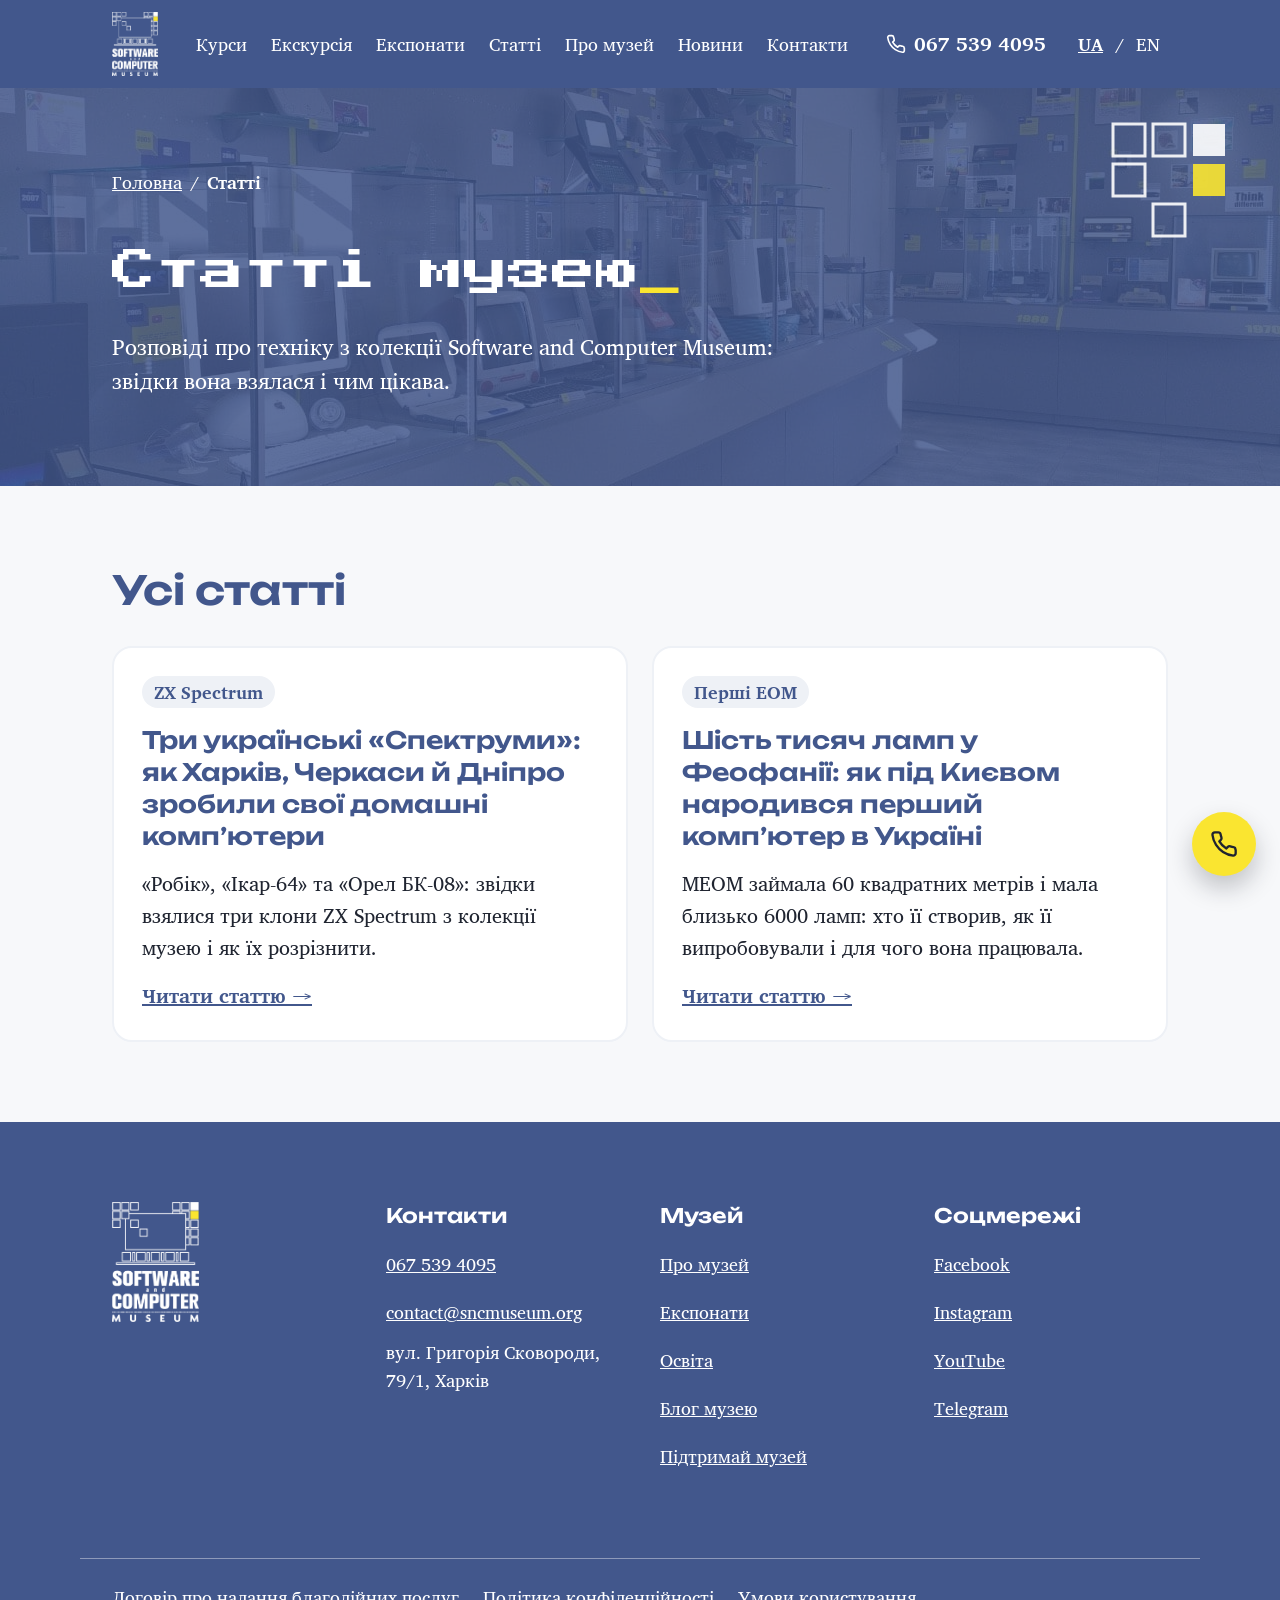
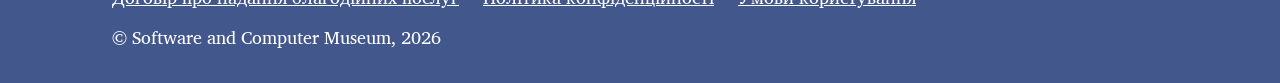
<file: articles.html>
<!doctype html>
<html lang="uk">
<head>
  <meta charset="utf-8">
  <meta name="viewport" content="width=device-width, initial-scale=1">
  <title>Статті: Software and Computer Museum</title>
  <meta name="description" content="Статті Software and Computer Museum у Харкові про історію комп’ютерів і техніку з колекції музею.">
  <link rel="icon" type="image/png" href="img/logo.png">
  <link rel="preconnect" href="https://fonts.googleapis.com">
  <link rel="preconnect" href="https://fonts.gstatic.com" crossorigin>
  <link rel="stylesheet" href="https://fonts.googleapis.com/css2?family=Charis+SIL:ital,wght@0,400;0,700&family=Press+Start+2P&family=Unbounded:wght@600;700&display=swap">
  <link rel="stylesheet" href="css/tokens.css">
  <link rel="stylesheet" href="css/styles.css">
  <script src="js/main.js" defer></script>
</head>
<body>
<a class="skip-link" href="#main">Перейти до вмісту</a>

<header class="site-header on-dark">
  <div class="wrap header-inner">
    <a href="index.html" class="logo-link"><img src="img/logo.png" alt="Логотип Software and Computer Museum, перехід на головну" width="401" height="555"></a>
    <nav id="main-nav" class="nav" aria-label="Розділи сайту">
      <a href="courses.html">Курси</a>
      <a href="index.html#tour">Екскурсія</a>
      <a href="exhibits.html">Експонати</a>
      <a href="articles.html" aria-current="page">Статті</a>
      <a href="index.html#about">Про музей</a>
      <a href="index.html#news">Новини</a>
      <a href="contacts.html">Контакти</a>
    </nav>
    <div class="header-tools">
      <a href="tel:+380675394095" class="tap header-phone" aria-label="Подзвонити в музей: 067 539 4095"><svg width="20" height="20" viewBox="0 0 24 24" fill="none" stroke="currentColor" stroke-width="2" stroke-linecap="round" stroke-linejoin="round" aria-hidden="true"><path d="M22 16.9v3a2 2 0 0 1-2.2 2 19.8 19.8 0 0 1-8.6-3.1 19.5 19.5 0 0 1-6-6A19.8 19.8 0 0 1 2.1 4.2 2 2 0 0 1 4.1 2h3a2 2 0 0 1 2 1.7c.1.9.4 1.8.7 2.7a2 2 0 0 1-.5 2.1L8 9.8a16 16 0 0 0 6 6l1.3-1.3a2 2 0 0 1 2.1-.5c.9.3 1.8.6 2.7.7a2 2 0 0 1 1.7 2z"/></svg><span class="phone-text">067 539 4095</span></a>
      <!-- Англійської версії цієї сторінки поки немає: EN веде на англійську головну -->
      <div class="lang">
        <a href="articles.html" class="tap" aria-current="page" aria-label="Українська версія">UA</a>
        <span aria-hidden="true">/</span>
        <a href="en/" class="tap" lang="en" hreflang="en" aria-label="English version">EN</a>
      </div>
      <button type="button" class="menu-btn btn btn-secondary" aria-expanded="false" aria-controls="main-nav">Меню</button>
    </div>
  </div>
</header>

<main id="main">

<!-- Перший екран сторінки -->
<section class="hero hero--page on-dark" aria-labelledby="page-title">
  <img class="hero-photo" src="img/hero.jpg" alt="Зала музею всередині: уздовж сірих стін стоять скляні вітрини з комп’ютерами й ігровими приставками різних років, а жовті лінії на стінах і вітринах позначають десятиліття: 1970, 1980, 2000" width="1280" height="960">
  <div class="hero-overlay" aria-hidden="true"></div>
  <svg class="hero-pixels" aria-hidden="true" width="120" height="120" viewBox="0 0 120 120"><g fill="none" stroke="#ffffff" stroke-width="3"><rect x="4" y="4" width="32" height="32"/><rect x="44" y="4" width="32" height="32"/><rect x="4" y="44" width="32" height="32"/><rect x="44" y="84" width="32" height="32"/></g><rect x="84" y="4" width="32" height="32" fill="#ffffff"/><rect x="84" y="44" width="32" height="32" fill="#fae530"/></svg>
  <div class="wrap hero-inner">
    <nav class="crumbs" aria-label="Ви тут">
      <a href="index.html" class="tap">Головна</a>
      <span aria-hidden="true">/</span>
      <span aria-current="page">Статті</span>
    </nav>
    <div class="hero-text">
      <h1 id="page-title" class="hero-title">
        <span class="visually-hidden">Статті музею</span>
        <span class="ghost" aria-hidden="true">Статті музею_</span>
        <span class="typed" aria-hidden="true"><span class="typed-text">Статті музею</span><span class="caret">_</span></span>
      </h1>
      <p class="lead">Розповіді про техніку з колекції Software and Computer Museum: звідки вона взялася і чим цікава.</p>
    </div>
  </div>
</section>

<!-- Список статей. Нова стаття: скопіювати картку article і змінити посилання, заголовок та опис -->
<section id="articles" class="section" aria-labelledby="articles-title">
  <div class="wrap stack">
    <h2 id="articles-title" class="h2">Усі статті</h2>
    <div class="grid">

      <article class="card article-card lift">
        <span class="tag">ZX Spectrum</span>
        <h3 class="h3"><a href="article-01-tri-spectrumy.html">Три українські «Спектруми»: як Харків, Черкаси й Дніпро зробили свої домашні комп’ютери</a></h3>
        <p>«Робік», «Ікар-64» та «Орел БК-08»: звідки взялися три клони ZX Spectrum з колекції музею і як їх розрізнити.</p>
        <a href="article-01-tri-spectrumy.html" class="article-card-more" aria-hidden="true" tabindex="-1">Читати статтю →</a>
      </article>

      <article class="card article-card lift">
        <span class="tag">Перші ЕОМ</span>
        <h3 class="h3"><a href="article-02-shist-tysyach-lamp.html">Шість тисяч ламп у Феофанії: як під Києвом народився перший комп’ютер в Україні</a></h3>
        <p>МЕОМ займала 60 квадратних метрів і мала близько 6000 ламп: хто її створив, як її випробовували і для чого вона працювала.</p>
        <a href="article-02-shist-tysyach-lamp.html" class="article-card-more" aria-hidden="true" tabindex="-1">Читати статтю →</a>
      </article>

    </div>
  </div>
</section>

</main>

<footer class="site-footer on-dark">
  <div class="wrap section footer-grid">
    <div>
      <img class="footer-logo" src="img/logo.png" alt="Логотип Software and Computer Museum: контур старого комп’ютера з білих піксельних квадратів, один квадрат жовтий, під ним назва музею" width="401" height="555" loading="lazy">
    </div>
    <div class="footer-col">
      <p class="footer-title">Контакти</p>
      <a href="tel:+380675394095" class="tap">067 539 4095</a>
      <a href="mailto:contact@sncmuseum.org" class="tap">contact@sncmuseum.org</a>
      <span>вул. Григорія Сковороди, 79/1, Харків</span>
    </div>
    <!-- Адреси блогу, «Підтримай музей», соцмереж і документів ще не надано: замінити "#" -->
    <nav class="footer-col" aria-label="Музей">
      <p class="footer-title">Музей</p>
      <a href="index.html#about" class="tap">Про музей</a>
      <a href="https://sncmuseum.org/exhibits" class="tap">Експонати</a>
      <a href="courses.html" class="tap">Освіта</a>
      <a href="#" class="tap">Блог музею</a>
      <a href="#" class="tap">Підтримай музей</a>
    </nav>
    <nav class="footer-col" aria-label="Соцмережі">
      <p class="footer-title">Соцмережі</p>
      <a href="#" class="tap">Facebook</a>
      <a href="#" class="tap">Instagram</a>
      <a href="#" class="tap">YouTube</a>
      <a href="#" class="tap">Telegram</a>
    </nav>
  </div>
  <div class="wrap footer-legal">
    <a href="#" class="tap">Договір про надання благодійних послуг</a>
    <a href="#" class="tap">Політика конфіденційності</a>
    <a href="#" class="tap">Умови користування</a>
    <span class="footer-copy">© Software and Computer Museum, 2026</span>
  </div>
</footer>

<a href="tel:+380675394095" class="call" aria-label="Подзвонити в музей: 067 539 4095"><svg width="28" height="28" viewBox="0 0 24 24" fill="none" stroke="currentColor" stroke-width="2" stroke-linecap="round" stroke-linejoin="round" aria-hidden="true"><path d="M22 16.9v3a2 2 0 0 1-2.2 2 19.8 19.8 0 0 1-8.6-3.1 19.5 19.5 0 0 1-6-6A19.8 19.8 0 0 1 2.1 4.2 2 2 0 0 1 4.1 2h3a2 2 0 0 1 2 1.7c.1.9.4 1.8.7 2.7a2 2 0 0 1-.5 2.1L8 9.8a16 16 0 0 0 6 6l1.3-1.3a2 2 0 0 1 2.1-.5c.9.3 1.8.6 2.7.7a2 2 0 0 1 1.7 2z"/></svg></a>

<button type="button" class="to-top" aria-label="Нагору" title="Нагору" hidden><svg width="28" height="28" viewBox="0 0 24 24" fill="none" stroke="currentColor" stroke-width="2" stroke-linecap="round" stroke-linejoin="round" aria-hidden="true"><path d="M12 19V5"/><path d="M5 12l7-7 7 7"/></svg></button>

</body>
</html>
</file>
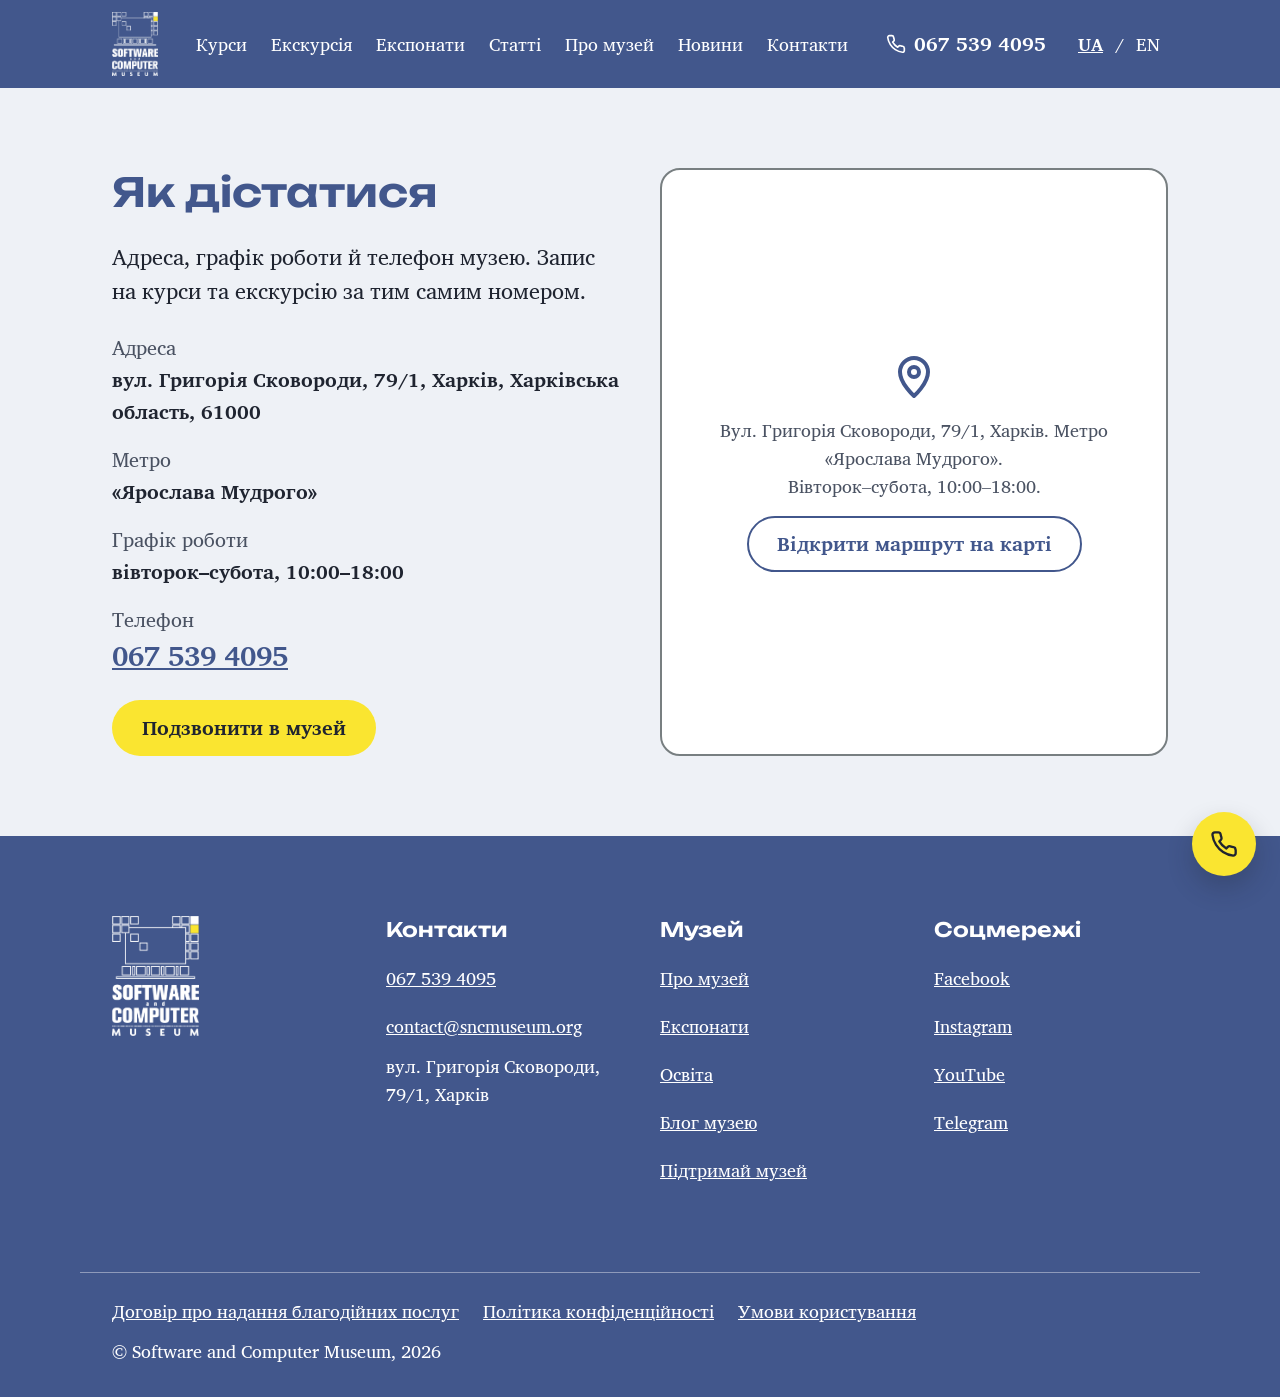
<file: contacts.html>
<!doctype html>
<html lang="uk">
<head>
  <meta charset="utf-8">
  <meta name="viewport" content="width=device-width, initial-scale=1">
  <title>Як дістатися: Software and Computer Museum</title>
  <meta name="description" content="Адреса, графік роботи й телефон Software and Computer Museum у Харкові: вул. Григорія Сковороди, 79/1, метро «Ярослава Мудрого», вівторок–субота 10:00–18:00, 067 539 4095.">
  <link rel="icon" type="image/png" href="img/logo.png">
  <link rel="preconnect" href="https://fonts.googleapis.com">
  <link rel="preconnect" href="https://fonts.gstatic.com" crossorigin>
  <link rel="stylesheet" href="https://fonts.googleapis.com/css2?family=Charis+SIL:ital,wght@0,400;0,700&family=Press+Start+2P&family=Unbounded:wght@600;700&display=swap">
  <link rel="stylesheet" href="css/tokens.css">
  <link rel="stylesheet" href="css/styles.css">
  <script src="js/main.js" defer></script>
</head>
<body>
<a class="skip-link" href="#main">Перейти до вмісту</a>

<header class="site-header on-dark">
  <div class="wrap header-inner">
    <a href="index.html" class="logo-link"><img src="img/logo.png" alt="Логотип Software and Computer Museum, перехід на головну" width="401" height="555"></a>
    <nav id="main-nav" class="nav" aria-label="Розділи сайту">
      <a href="index.html#courses">Курси</a>
      <a href="index.html#tour">Екскурсія</a>
      <a href="exhibits.html">Експонати</a>
      <a href="articles.html">Статті</a>
      <a href="index.html#about">Про музей</a>
      <a href="index.html#news">Новини</a>
      <a href="contacts.html" aria-current="page">Контакти</a>
    </nav>
    <div class="header-tools">
      <a href="tel:+380675394095" class="tap header-phone" aria-label="Подзвонити в музей: 067 539 4095"><svg width="20" height="20" viewBox="0 0 24 24" fill="none" stroke="currentColor" stroke-width="2" stroke-linecap="round" stroke-linejoin="round" aria-hidden="true"><path d="M22 16.9v3a2 2 0 0 1-2.2 2 19.8 19.8 0 0 1-8.6-3.1 19.5 19.5 0 0 1-6-6A19.8 19.8 0 0 1 2.1 4.2 2 2 0 0 1 4.1 2h3a2 2 0 0 1 2 1.7c.1.9.4 1.8.7 2.7a2 2 0 0 1-.5 2.1L8 9.8a16 16 0 0 0 6 6l1.3-1.3a2 2 0 0 1 2.1-.5c.9.3 1.8.6 2.7.7a2 2 0 0 1 1.7 2z"/></svg><span class="phone-text">067 539 4095</span></a>
      <!-- Англійської версії цієї сторінки поки немає: EN веде на англійську головну -->
      <div class="lang">
        <a href="contacts.html" class="tap" aria-current="page" aria-label="Українська версія">UA</a>
        <span aria-hidden="true">/</span>
        <a href="en/" class="tap" lang="en" hreflang="en" aria-label="English version">EN</a>
      </div>
      <button type="button" class="menu-btn btn btn-secondary" aria-expanded="false" aria-controls="main-nav">Меню</button>
    </div>
  </div>
</header>

<main id="main">

<section class="section section--alt" aria-labelledby="contacts-title">
  <div class="wrap split contacts">
    <div class="stack-md">
      <h1 id="contacts-title" class="h2">Як дістатися</h1>
      <p class="lead">Адреса, графік роботи й телефон музею. Запис на курси та екскурсію за тим самим номером.</p>
      <dl class="facts facts--lg">
        <dt>Адреса</dt><dd>вул. Григорія Сковороди, 79/1, Харків, Харківська область, 61000</dd>
        <dt>Метро</dt><dd>«Ярослава Мудрого»</dd>
        <dt>Графік роботи</dt><dd>вівторок–субота, 10:00–18:00</dd>
        <dt>Телефон</dt><dd><a href="tel:+380675394095" class="big-phone">067 539 4095</a></dd>
      </dl>
      <a href="tel:+380675394095" class="btn btn-primary">Подзвонити в музей</a>
    </div>
    <!-- Тут буде вбудована карта з маршрутом, коли оберуть сервіс карт -->
    <div class="map">
      <svg aria-hidden="true" width="48" height="48" viewBox="0 0 24 24" fill="none" stroke="#42578c" stroke-width="2" stroke-linecap="round" stroke-linejoin="round"><path d="M12 22s7-6.2 7-12a7 7 0 0 0-14 0c0 5.8 7 12 7 12z"/><circle cx="12" cy="10" r="2.5"/></svg>
      <p class="muted">Вул. Григорія Сковороди, 79/1, Харків. Метро «Ярослава Мудрого».<br>Вівторок–субота, 10:00–18:00.</p>
      <a href="https://www.google.com/maps/search/?api=1&amp;query=%D0%B2%D1%83%D0%BB.%20%D0%93%D1%80%D0%B8%D0%B3%D0%BE%D1%80%D1%96%D1%8F%20%D0%A1%D0%BA%D0%BE%D0%B2%D0%BE%D1%80%D0%BE%D0%B4%D0%B8%2C%2079%2F1%2C%20%D0%A5%D0%B0%D1%80%D0%BA%D1%96%D0%B2" class="btn btn-secondary">Відкрити маршрут на карті</a>
    </div>
  </div>
</section>

</main>

<footer class="site-footer on-dark">
  <div class="wrap section footer-grid">
    <div>
      <img class="footer-logo" src="img/logo.png" alt="Логотип Software and Computer Museum: контур старого комп’ютера з білих піксельних квадратів, один квадрат жовтий, під ним назва музею" width="401" height="555" loading="lazy">
    </div>
    <div class="footer-col">
      <p class="footer-title">Контакти</p>
      <a href="tel:+380675394095" class="tap">067 539 4095</a>
      <a href="mailto:contact@sncmuseum.org" class="tap">contact@sncmuseum.org</a>
      <span>вул. Григорія Сковороди, 79/1, Харків</span>
    </div>
    <!-- Адреси блогу, «Підтримай музей», соцмереж і документів ще не надано: замінити "#" -->
    <nav class="footer-col" aria-label="Музей">
      <p class="footer-title">Музей</p>
      <a href="index.html#about" class="tap">Про музей</a>
      <a href="https://sncmuseum.org/exhibits" class="tap">Експонати</a>
      <a href="index.html#courses" class="tap">Освіта</a>
      <a href="#" class="tap">Блог музею</a>
      <a href="#" class="tap">Підтримай музей</a>
    </nav>
    <nav class="footer-col" aria-label="Соцмережі">
      <p class="footer-title">Соцмережі</p>
      <a href="#" class="tap">Facebook</a>
      <a href="#" class="tap">Instagram</a>
      <a href="#" class="tap">YouTube</a>
      <a href="#" class="tap">Telegram</a>
    </nav>
  </div>
  <div class="wrap footer-legal">
    <a href="#" class="tap">Договір про надання благодійних послуг</a>
    <a href="#" class="tap">Політика конфіденційності</a>
    <a href="#" class="tap">Умови користування</a>
    <span class="footer-copy">© Software and Computer Museum, 2026</span>
  </div>
</footer>

<a href="tel:+380675394095" class="call" aria-label="Подзвонити в музей: 067 539 4095"><svg width="28" height="28" viewBox="0 0 24 24" fill="none" stroke="currentColor" stroke-width="2" stroke-linecap="round" stroke-linejoin="round" aria-hidden="true"><path d="M22 16.9v3a2 2 0 0 1-2.2 2 19.8 19.8 0 0 1-8.6-3.1 19.5 19.5 0 0 1-6-6A19.8 19.8 0 0 1 2.1 4.2 2 2 0 0 1 4.1 2h3a2 2 0 0 1 2 1.7c.1.9.4 1.8.7 2.7a2 2 0 0 1-.5 2.1L8 9.8a16 16 0 0 0 6 6l1.3-1.3a2 2 0 0 1 2.1-.5c.9.3 1.8.6 2.7.7a2 2 0 0 1 1.7 2z"/></svg></a>

<button type="button" class="to-top" aria-label="Нагору" title="Нагору" hidden><svg width="28" height="28" viewBox="0 0 24 24" fill="none" stroke="currentColor" stroke-width="2" stroke-linecap="round" stroke-linejoin="round" aria-hidden="true"><path d="M12 19V5"/><path d="M5 12l7-7 7 7"/></svg></button>

</body>
</html>
</file>
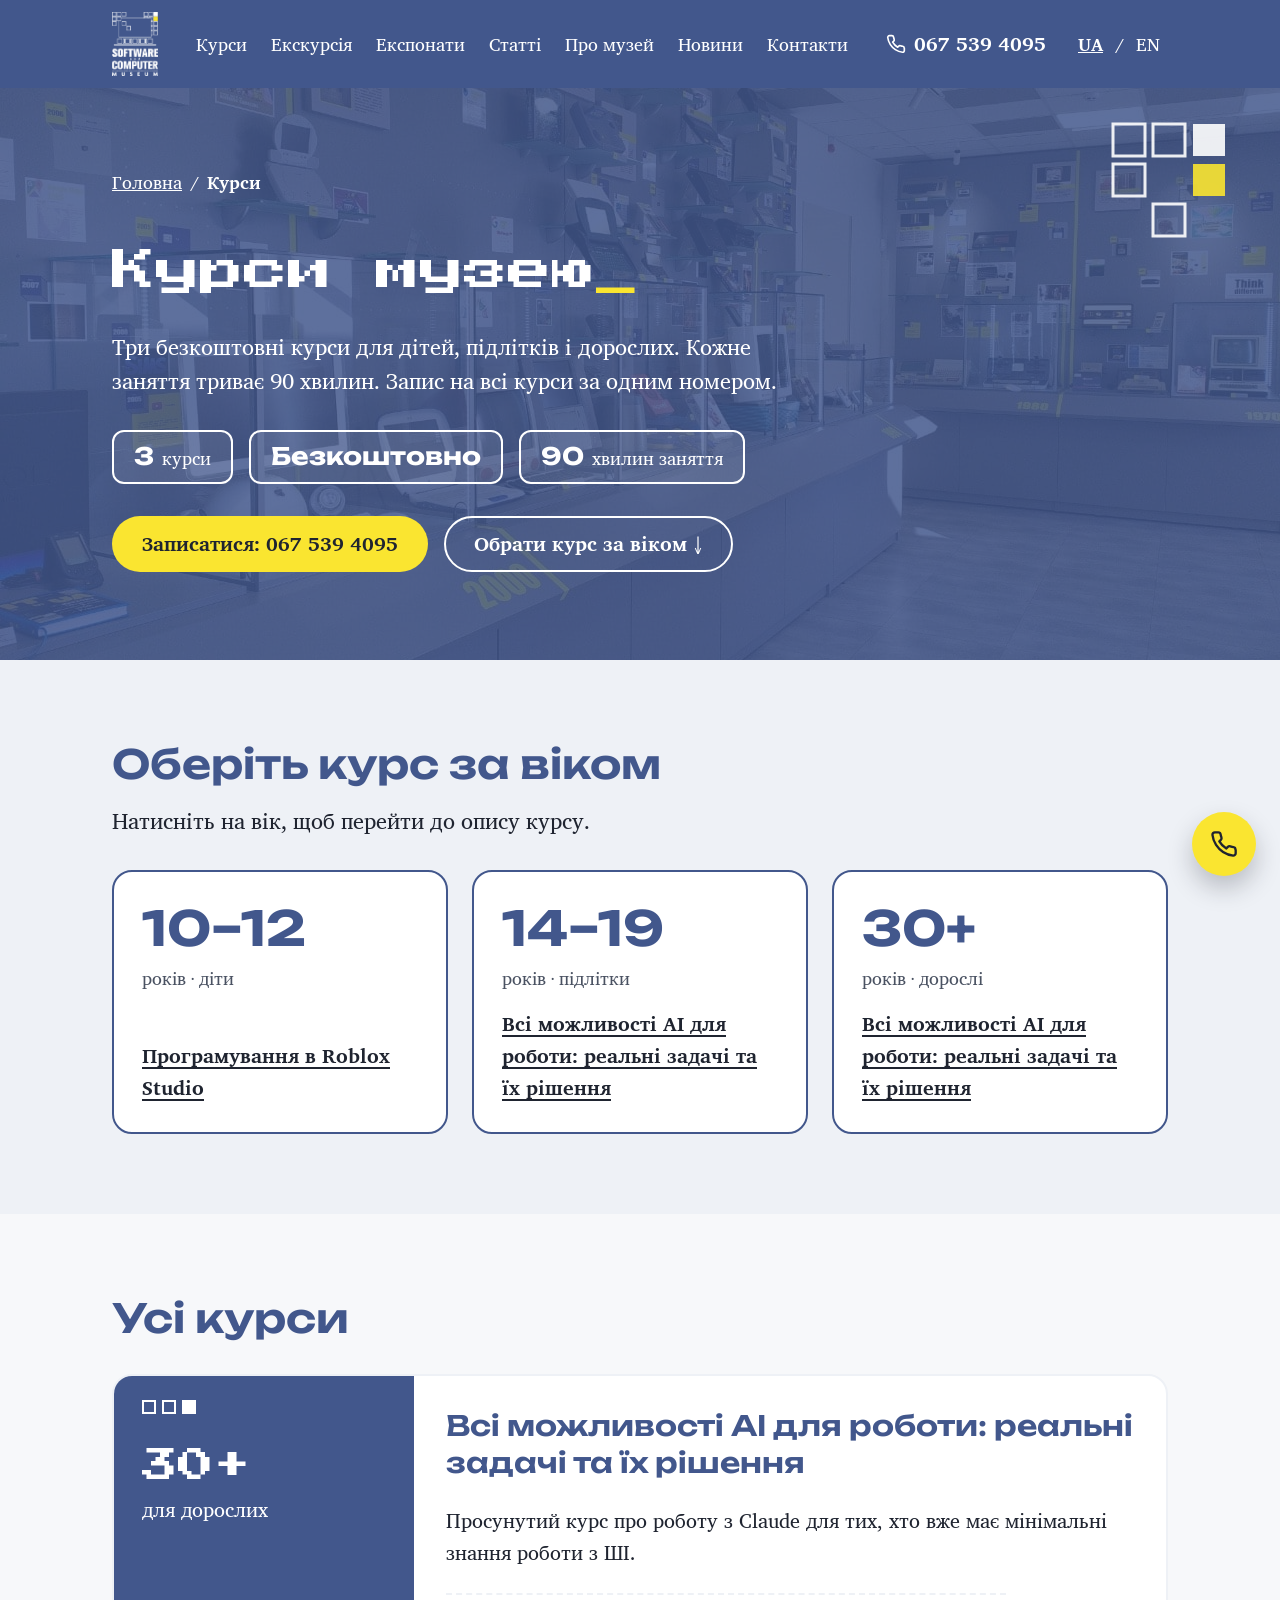
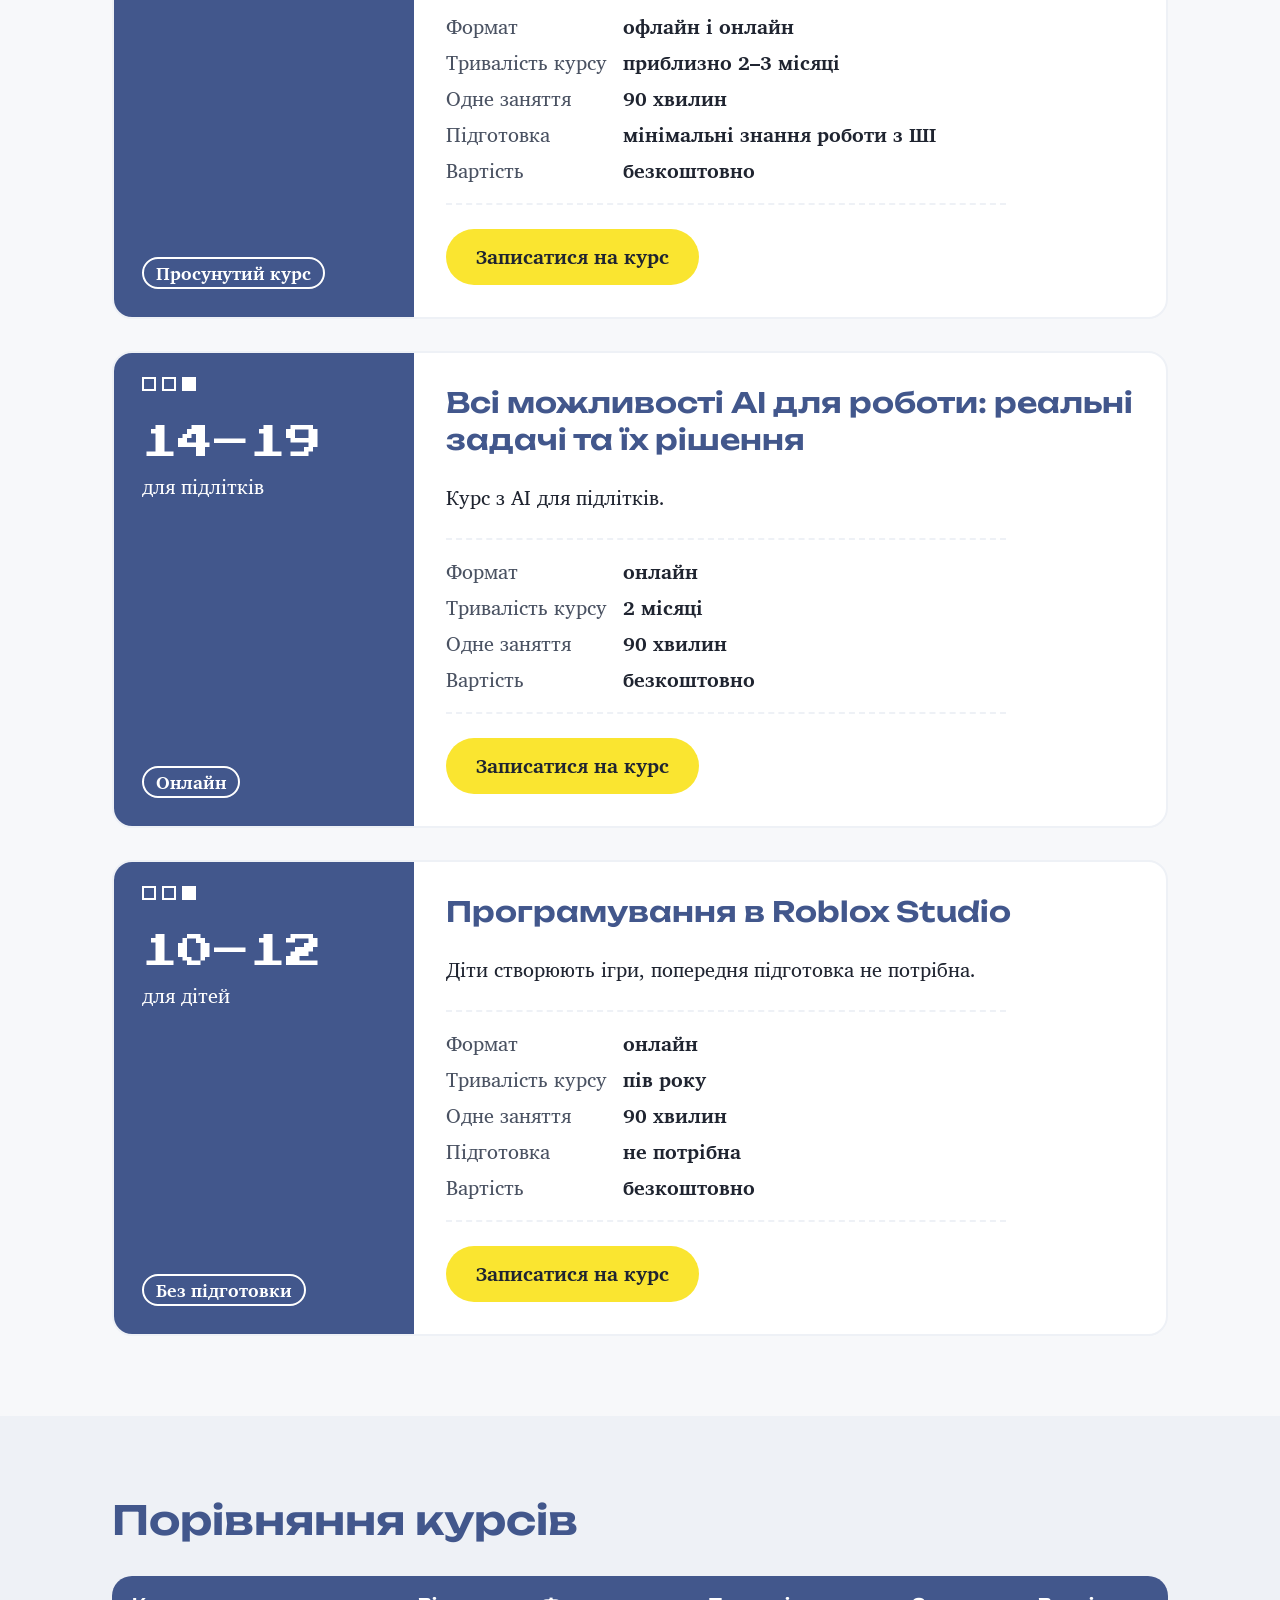
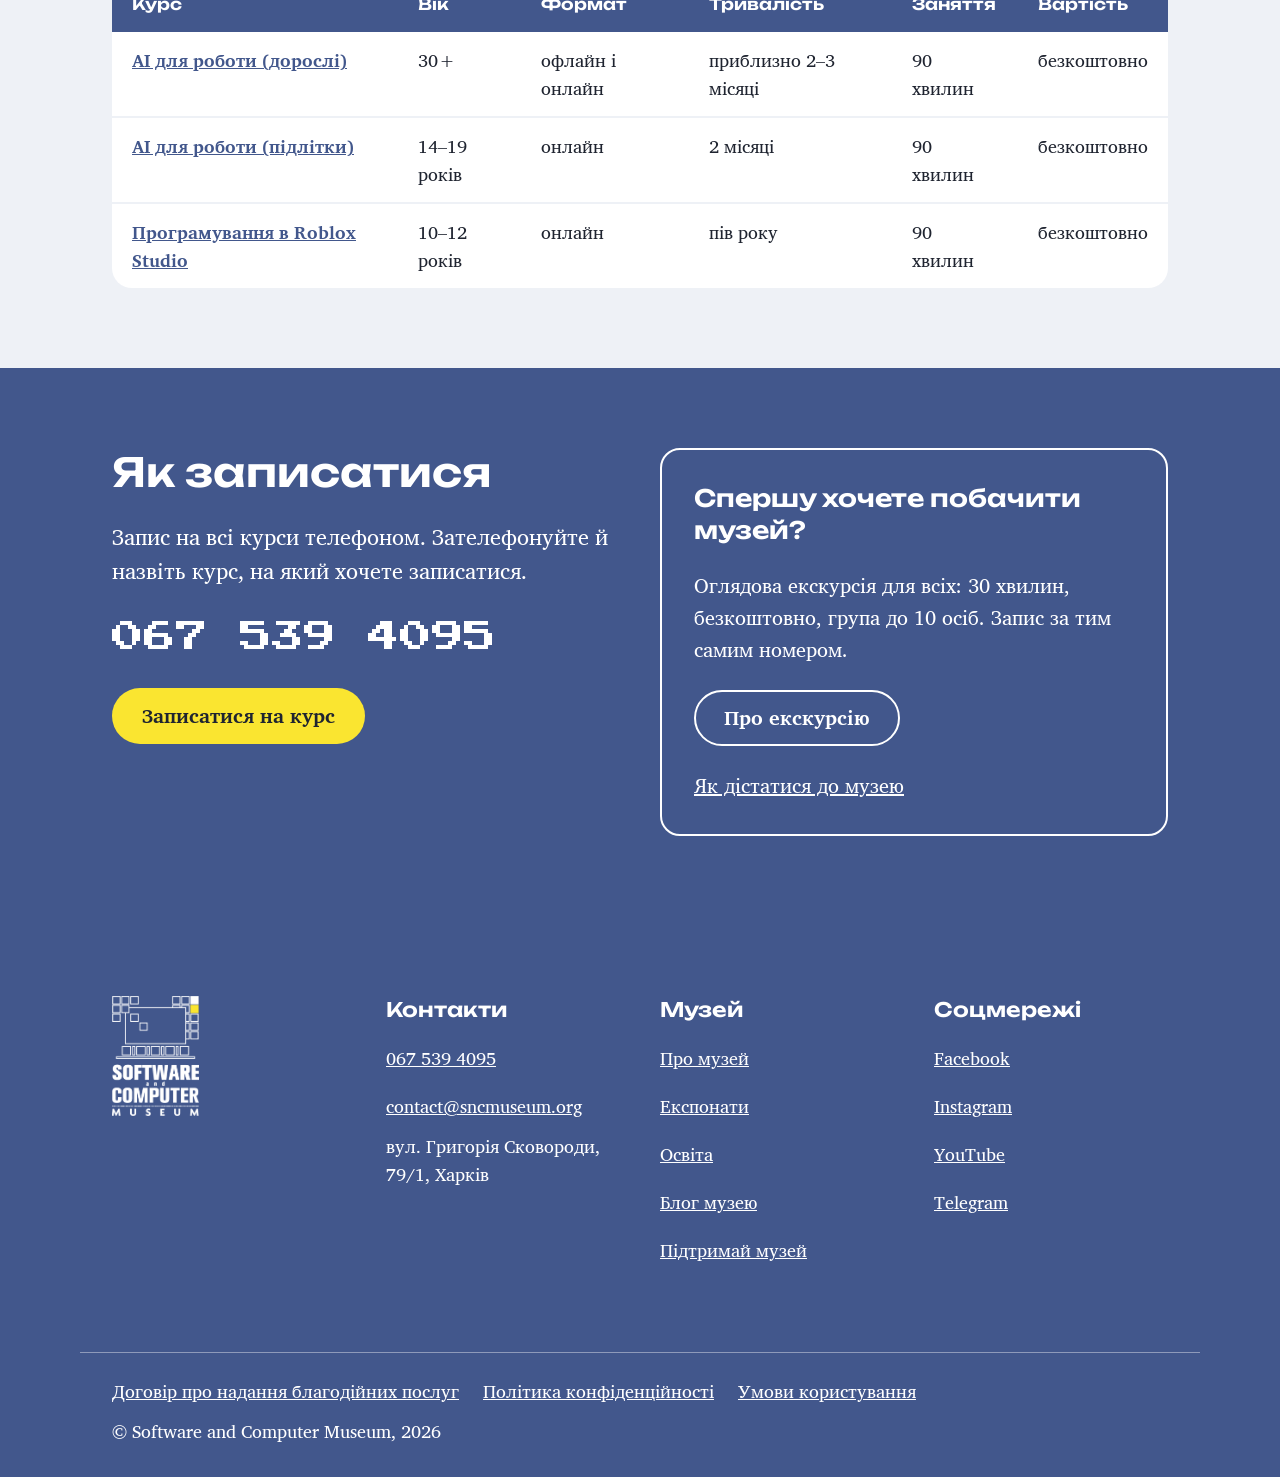
<file: courses.html>
<!doctype html>
<html lang="uk">
<head>
  <meta charset="utf-8">
  <meta name="viewport" content="width=device-width, initial-scale=1">
  <title>Курси: Software and Computer Museum</title>
  <meta name="description" content="Три безкоштовні курси Software and Computer Museum у Харкові: AI для дорослих 30+, AI для підлітків 14–19 років і програмування в Roblox Studio для дітей 10–12 років. Запис за телефоном 067 539 4095.">
  <link rel="alternate" hreflang="uk" href="courses.html">
  <link rel="alternate" hreflang="en" href="en/courses.html">
  <link rel="icon" type="image/png" href="img/logo.png">
  <link rel="preconnect" href="https://fonts.googleapis.com">
  <link rel="preconnect" href="https://fonts.gstatic.com" crossorigin>
  <link rel="stylesheet" href="https://fonts.googleapis.com/css2?family=Charis+SIL:ital,wght@0,400;0,700&family=Press+Start+2P&family=Unbounded:wght@600;700&display=swap">
  <link rel="stylesheet" href="css/tokens.css">
  <link rel="stylesheet" href="css/styles.css">
  <script src="js/main.js" defer></script>
</head>
<body>
<a class="skip-link" href="#main">Перейти до вмісту</a>

<header class="site-header on-dark">
  <div class="wrap header-inner">
    <a href="index.html" class="logo-link"><img src="img/logo.png" alt="Логотип Software and Computer Museum, перехід на головну" width="401" height="555"></a>
    <nav id="main-nav" class="nav" aria-label="Розділи сайту">
      <a href="courses.html" aria-current="page">Курси</a>
      <a href="index.html#tour">Екскурсія</a>
      <a href="exhibits.html">Експонати</a>
      <a href="articles.html">Статті</a>
      <a href="index.html#about">Про музей</a>
      <a href="index.html#news">Новини</a>
      <a href="contacts.html">Контакти</a>
    </nav>
    <div class="header-tools">
      <a href="tel:+380675394095" class="tap header-phone" aria-label="Подзвонити в музей: 067 539 4095"><svg width="20" height="20" viewBox="0 0 24 24" fill="none" stroke="currentColor" stroke-width="2" stroke-linecap="round" stroke-linejoin="round" aria-hidden="true"><path d="M22 16.9v3a2 2 0 0 1-2.2 2 19.8 19.8 0 0 1-8.6-3.1 19.5 19.5 0 0 1-6-6A19.8 19.8 0 0 1 2.1 4.2 2 2 0 0 1 4.1 2h3a2 2 0 0 1 2 1.7c.1.9.4 1.8.7 2.7a2 2 0 0 1-.5 2.1L8 9.8a16 16 0 0 0 6 6l1.3-1.3a2 2 0 0 1 2.1-.5c.9.3 1.8.6 2.7.7a2 2 0 0 1 1.7 2z"/></svg><span class="phone-text">067 539 4095</span></a>
      <div class="lang">
        <a href="courses.html" class="tap" aria-current="page" aria-label="Українська версія">UA</a>
        <span aria-hidden="true">/</span>
        <a href="en/courses.html" class="tap" lang="en" hreflang="en" aria-label="English version">EN</a>
      </div>
      <button type="button" class="menu-btn btn btn-secondary" aria-expanded="false" aria-controls="main-nav">Меню</button>
    </div>
  </div>
</header>

<main id="main">

<!-- Перший екран сторінки -->
<section class="hero hero--page on-dark" aria-labelledby="page-title">
  <img class="hero-photo" src="img/hero.jpg" alt="Зала музею всередині: уздовж сірих стін стоять скляні вітрини з комп’ютерами й ігровими приставками різних років, а жовті лінії на стінах і вітринах позначають десятиліття: 1970, 1980, 2000" width="1280" height="960">
  <div class="hero-overlay" aria-hidden="true"></div>
  <svg class="hero-pixels" aria-hidden="true" width="120" height="120" viewBox="0 0 120 120"><g fill="none" stroke="#ffffff" stroke-width="3"><rect x="4" y="4" width="32" height="32"/><rect x="44" y="4" width="32" height="32"/><rect x="4" y="44" width="32" height="32"/><rect x="44" y="84" width="32" height="32"/></g><rect x="84" y="4" width="32" height="32" fill="#ffffff"/><rect x="84" y="44" width="32" height="32" fill="#fae530"/></svg>
  <div class="wrap hero-inner">
    <nav class="crumbs" aria-label="Ви тут">
      <a href="index.html" class="tap">Головна</a>
      <span aria-hidden="true">/</span>
      <span aria-current="page">Курси</span>
    </nav>
    <div class="hero-text">
      <h1 id="page-title" class="hero-title">
        <span class="visually-hidden">Курси музею</span>
        <span class="ghost" aria-hidden="true">Курси музею_</span>
        <span class="typed" aria-hidden="true"><span class="typed-text">Курси музею</span><span class="caret">_</span></span>
      </h1>
      <p class="lead">Три безкоштовні курси для дітей, підлітків і дорослих. Кожне заняття триває 90 хвилин. Запис на всі курси за одним номером.</p>
    </div>
    <ul class="hero-facts" aria-label="Коротко про курси">
      <li><span class="hero-facts-num">3</span> курси</li>
      <li><span class="hero-facts-num">Безкоштовно</span></li>
      <li><span class="hero-facts-num">90</span> хвилин заняття</li>
    </ul>
    <div class="hero-actions">
      <a href="tel:+380675394095" class="btn btn-primary">Записатися: 067 539 4095</a>
      <a href="#pick" class="btn btn-secondary">Обрати курс за віком ↓</a>
    </div>
  </div>
</section>

<!-- Вибір курсу за віком -->
<section id="pick" class="section section--alt" aria-labelledby="pick-title">
  <div class="wrap stack">
    <div class="stack-sm">
      <h2 id="pick-title" class="h2">Оберіть курс за віком</h2>
      <p class="lead">Натисніть на вік, щоб перейти до опису курсу.</p>
    </div>
    <ul class="age-picker">
      <li>
        <a href="#course-roblox" class="age-tile lift">
          <span class="age-tile-num">10–12</span>
          <span class="age-tile-who">років · діти</span>
          <span class="age-tile-name">Програмування в Roblox Studio</span>
        </a>
      </li>
      <li>
        <a href="#course-ai-teens" class="age-tile lift">
          <span class="age-tile-num">14–19</span>
          <span class="age-tile-who">років · підлітки</span>
          <span class="age-tile-name">Всі можливості AI для роботи: реальні задачі та їх рішення</span>
        </a>
      </li>
      <li>
        <a href="#course-ai-adults" class="age-tile lift">
          <span class="age-tile-num">30+</span>
          <span class="age-tile-who">років · дорослі</span>
          <span class="age-tile-name">Всі можливості AI для роботи: реальні задачі та їх рішення</span>
        </a>
      </li>
    </ul>
  </div>
</section>

<!-- Опис курсів -->
<section class="section" aria-labelledby="list-title">
  <div class="wrap stack">
    <h2 id="list-title" class="h2">Усі курси</h2>

    <article id="course-ai-adults" class="course" aria-labelledby="c1-title">
      <div class="course-side on-dark">
        <div class="window-bar" aria-hidden="true"><i></i><i></i><i></i></div>
        <p class="course-age"><span class="course-age-num">30+</span><span>для дорослих</span></p>
        <p class="course-badge">Просунутий курс</p>
      </div>
      <div class="course-body">
        <h3 id="c1-title" class="h3 course-title">Всі можливості AI для роботи: реальні задачі та їх рішення</h3>
        <p>Просунутий курс про роботу з Claude для тих, хто вже має мінімальні знання роботи з ШІ.</p>
        <dl class="facts facts--lg course-facts">
          <dt>Формат</dt><dd>офлайн і онлайн</dd>
          <dt>Тривалість курсу</dt><dd>приблизно 2–3 місяці</dd>
          <dt>Одне заняття</dt><dd>90 хвилин</dd>
          <dt>Підготовка</dt><dd>мінімальні знання роботи з ШІ</dd>
          <dt>Вартість</dt><dd>безкоштовно</dd>
        </dl>
        <a href="tel:+380675394095" class="btn btn-primary">Записатися на курс</a>
      </div>
    </article>

    <article id="course-ai-teens" class="course" aria-labelledby="c2-title">
      <div class="course-side on-dark">
        <div class="window-bar" aria-hidden="true"><i></i><i></i><i></i></div>
        <p class="course-age"><span class="course-age-num">14–19</span><span>для підлітків</span></p>
        <p class="course-badge">Онлайн</p>
      </div>
      <div class="course-body">
        <h3 id="c2-title" class="h3 course-title">Всі можливості AI для роботи: реальні задачі та їх рішення</h3>
        <p>Курс з AI для підлітків.</p>
        <dl class="facts facts--lg course-facts">
          <dt>Формат</dt><dd>онлайн</dd>
          <dt>Тривалість курсу</dt><dd>2 місяці</dd>
          <dt>Одне заняття</dt><dd>90 хвилин</dd>
          <dt>Вартість</dt><dd>безкоштовно</dd>
        </dl>
        <a href="tel:+380675394095" class="btn btn-primary">Записатися на курс</a>
      </div>
    </article>

    <article id="course-roblox" class="course" aria-labelledby="c3-title">
      <div class="course-side on-dark">
        <div class="window-bar" aria-hidden="true"><i></i><i></i><i></i></div>
        <p class="course-age"><span class="course-age-num">10–12</span><span>для дітей</span></p>
        <p class="course-badge">Без підготовки</p>
      </div>
      <div class="course-body">
        <h3 id="c3-title" class="h3 course-title">Програмування в Roblox Studio</h3>
        <p>Діти створюють ігри, попередня підготовка не потрібна.</p>
        <dl class="facts facts--lg course-facts">
          <dt>Формат</dt><dd>онлайн</dd>
          <dt>Тривалість курсу</dt><dd>пів року</dd>
          <dt>Одне заняття</dt><dd>90 хвилин</dd>
          <dt>Підготовка</dt><dd>не потрібна</dd>
          <dt>Вартість</dt><dd>безкоштовно</dd>
        </dl>
        <a href="tel:+380675394095" class="btn btn-primary">Записатися на курс</a>
      </div>
    </article>

  </div>
</section>

<!-- Порівняння -->
<section class="section section--alt" aria-labelledby="compare-title">
  <div class="wrap stack">
    <h2 id="compare-title" class="h2">Порівняння курсів</h2>
    <table class="compare">
      <caption class="visually-hidden">Вік, формат, тривалість і вартість трьох курсів музею</caption>
      <thead>
        <tr>
          <th scope="col">Курс</th>
          <th scope="col">Вік</th>
          <th scope="col">Формат</th>
          <th scope="col">Тривалість</th>
          <th scope="col">Заняття</th>
          <th scope="col">Вартість</th>
        </tr>
      </thead>
      <tbody>
        <tr>
          <th scope="row"><a href="#course-ai-adults">AI для роботи (дорослі)</a></th>
          <td data-label="Вік">30+</td>
          <td data-label="Формат">офлайн і онлайн</td>
          <td data-label="Тривалість">приблизно 2–3 місяці</td>
          <td data-label="Заняття">90 хвилин</td>
          <td data-label="Вартість">безкоштовно</td>
        </tr>
        <tr>
          <th scope="row"><a href="#course-ai-teens">AI для роботи (підлітки)</a></th>
          <td data-label="Вік">14–19 років</td>
          <td data-label="Формат">онлайн</td>
          <td data-label="Тривалість">2 місяці</td>
          <td data-label="Заняття">90 хвилин</td>
          <td data-label="Вартість">безкоштовно</td>
        </tr>
        <tr>
          <th scope="row"><a href="#course-roblox">Програмування в Roblox Studio</a></th>
          <td data-label="Вік">10–12 років</td>
          <td data-label="Формат">онлайн</td>
          <td data-label="Тривалість">пів року</td>
          <td data-label="Заняття">90 хвилин</td>
          <td data-label="Вартість">безкоштовно</td>
        </tr>
      </tbody>
    </table>
  </div>
</section>

<!-- Запис -->
<section id="signup" class="section section--dark on-dark" aria-labelledby="signup-title">
  <div class="wrap split signup">
    <div class="stack-md">
      <h2 id="signup-title" class="h2">Як записатися</h2>
      <p class="lead">Запис на всі курси телефоном. Зателефонуйте й назвіть курс, на який хочете записатися.</p>
      <a href="tel:+380675394095" class="big-phone signup-phone">067 539 4095</a>
      <a href="tel:+380675394095" class="btn btn-primary">Записатися на курс</a>
    </div>
    <div class="signup-aside stack-md">
      <h3 class="h3">Спершу хочете побачити музей?</h3>
      <p>Оглядова екскурсія для всіх: 30 хвилин, безкоштовно, група до 10 осіб. Запис за тим самим номером.</p>
      <a href="index.html#tour" class="btn btn-secondary">Про екскурсію</a>
      <a href="contacts.html">Як дістатися до музею</a>
    </div>
  </div>
</section>

</main>

<footer class="site-footer on-dark">
  <div class="wrap section footer-grid">
    <div>
      <img class="footer-logo" src="img/logo.png" alt="Логотип Software and Computer Museum: контур старого комп’ютера з білих піксельних квадратів, один квадрат жовтий, під ним назва музею" width="401" height="555" loading="lazy">
    </div>
    <div class="footer-col">
      <p class="footer-title">Контакти</p>
      <a href="tel:+380675394095" class="tap">067 539 4095</a>
      <a href="mailto:contact@sncmuseum.org" class="tap">contact@sncmuseum.org</a>
      <span>вул. Григорія Сковороди, 79/1, Харків</span>
    </div>
    <!-- Адреси блогу, «Підтримай музей», соцмереж і документів ще не надано: замінити "#" -->
    <nav class="footer-col" aria-label="Музей">
      <p class="footer-title">Музей</p>
      <a href="index.html#about" class="tap">Про музей</a>
      <a href="https://sncmuseum.org/exhibits" class="tap">Експонати</a>
      <a href="courses.html" class="tap">Освіта</a>
      <a href="#" class="tap">Блог музею</a>
      <a href="#" class="tap">Підтримай музей</a>
    </nav>
    <nav class="footer-col" aria-label="Соцмережі">
      <p class="footer-title">Соцмережі</p>
      <a href="#" class="tap">Facebook</a>
      <a href="#" class="tap">Instagram</a>
      <a href="#" class="tap">YouTube</a>
      <a href="#" class="tap">Telegram</a>
    </nav>
  </div>
  <div class="wrap footer-legal">
    <a href="#" class="tap">Договір про надання благодійних послуг</a>
    <a href="#" class="tap">Політика конфіденційності</a>
    <a href="#" class="tap">Умови користування</a>
    <span class="footer-copy">© Software and Computer Museum, 2026</span>
  </div>
</footer>

<a href="tel:+380675394095" class="call" aria-label="Подзвонити в музей: 067 539 4095"><svg width="28" height="28" viewBox="0 0 24 24" fill="none" stroke="currentColor" stroke-width="2" stroke-linecap="round" stroke-linejoin="round" aria-hidden="true"><path d="M22 16.9v3a2 2 0 0 1-2.2 2 19.8 19.8 0 0 1-8.6-3.1 19.5 19.5 0 0 1-6-6A19.8 19.8 0 0 1 2.1 4.2 2 2 0 0 1 4.1 2h3a2 2 0 0 1 2 1.7c.1.9.4 1.8.7 2.7a2 2 0 0 1-.5 2.1L8 9.8a16 16 0 0 0 6 6l1.3-1.3a2 2 0 0 1 2.1-.5c.9.3 1.8.6 2.7.7a2 2 0 0 1 1.7 2z"/></svg></a>

<button type="button" class="to-top" aria-label="Нагору" title="Нагору" hidden><svg width="28" height="28" viewBox="0 0 24 24" fill="none" stroke="currentColor" stroke-width="2" stroke-linecap="round" stroke-linejoin="round" aria-hidden="true"><path d="M12 19V5"/><path d="M5 12l7-7 7 7"/></svg></button>

</body>
</html>
</file>
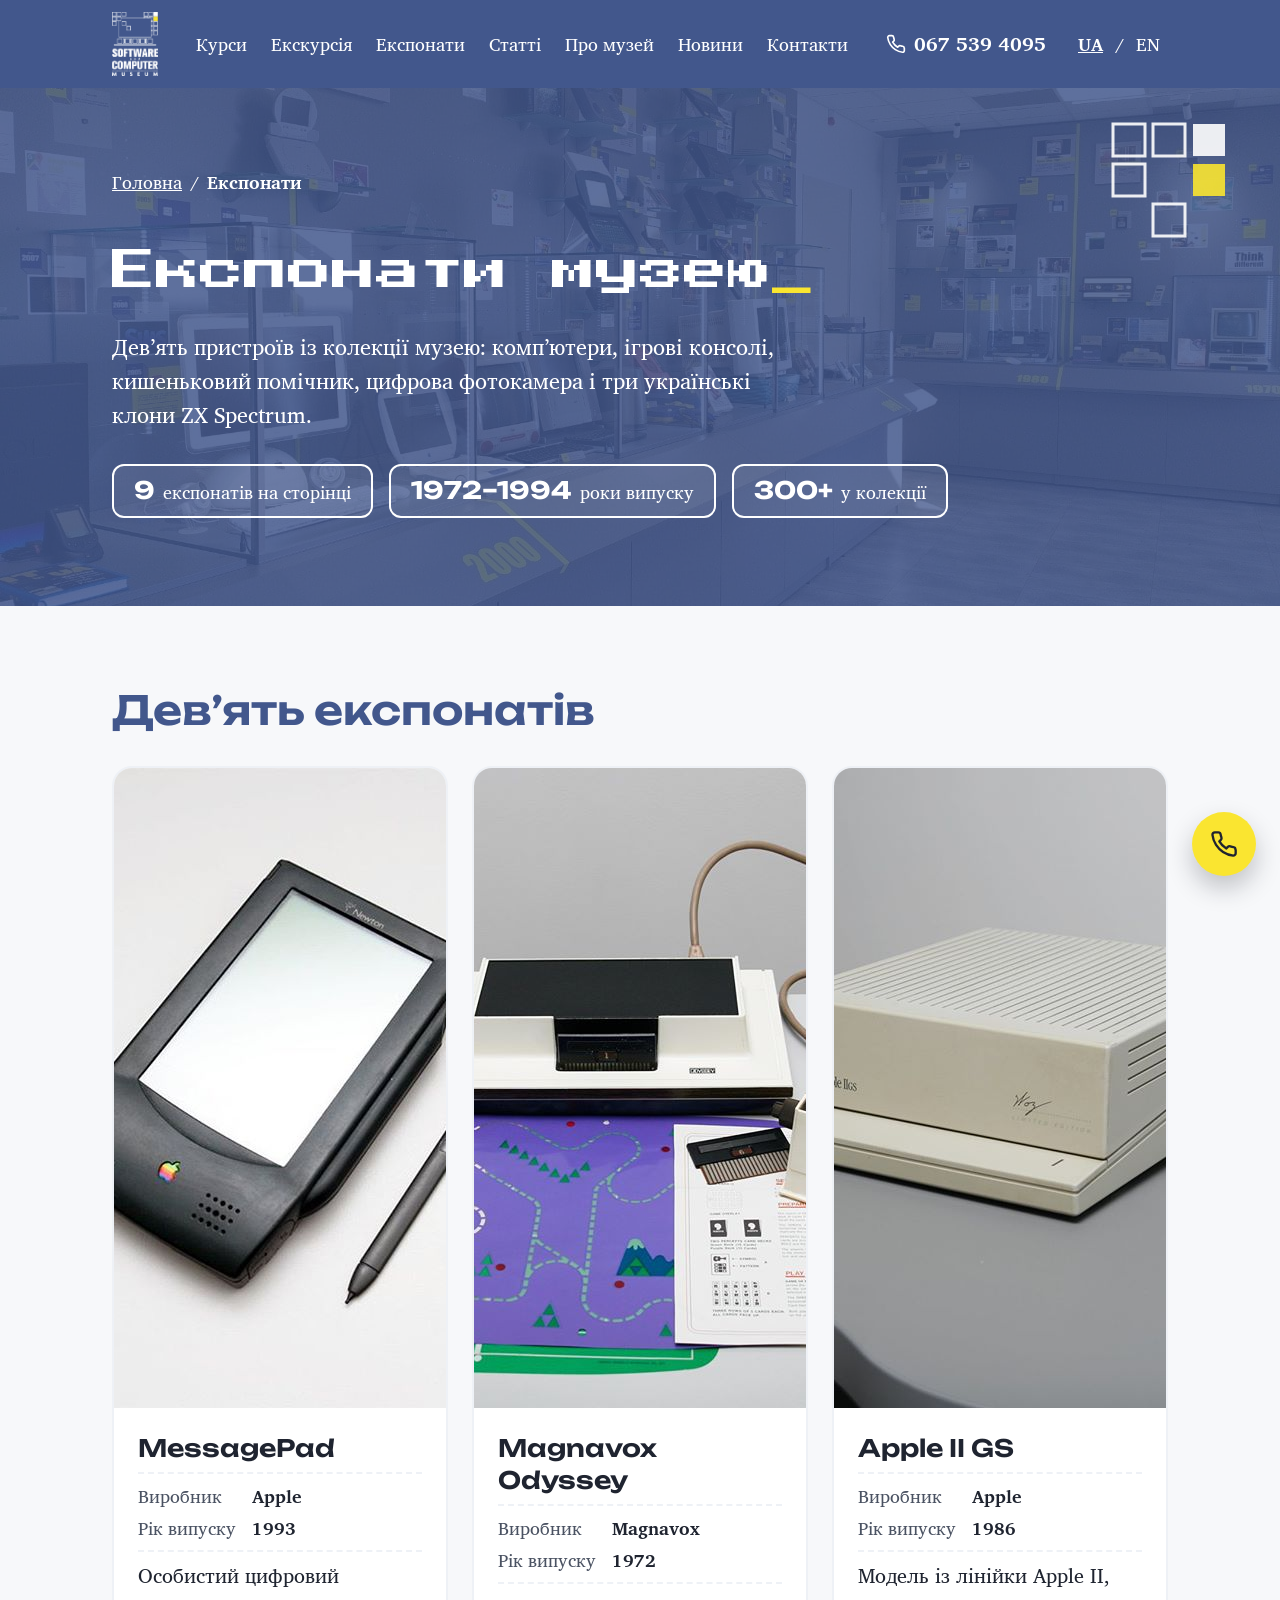
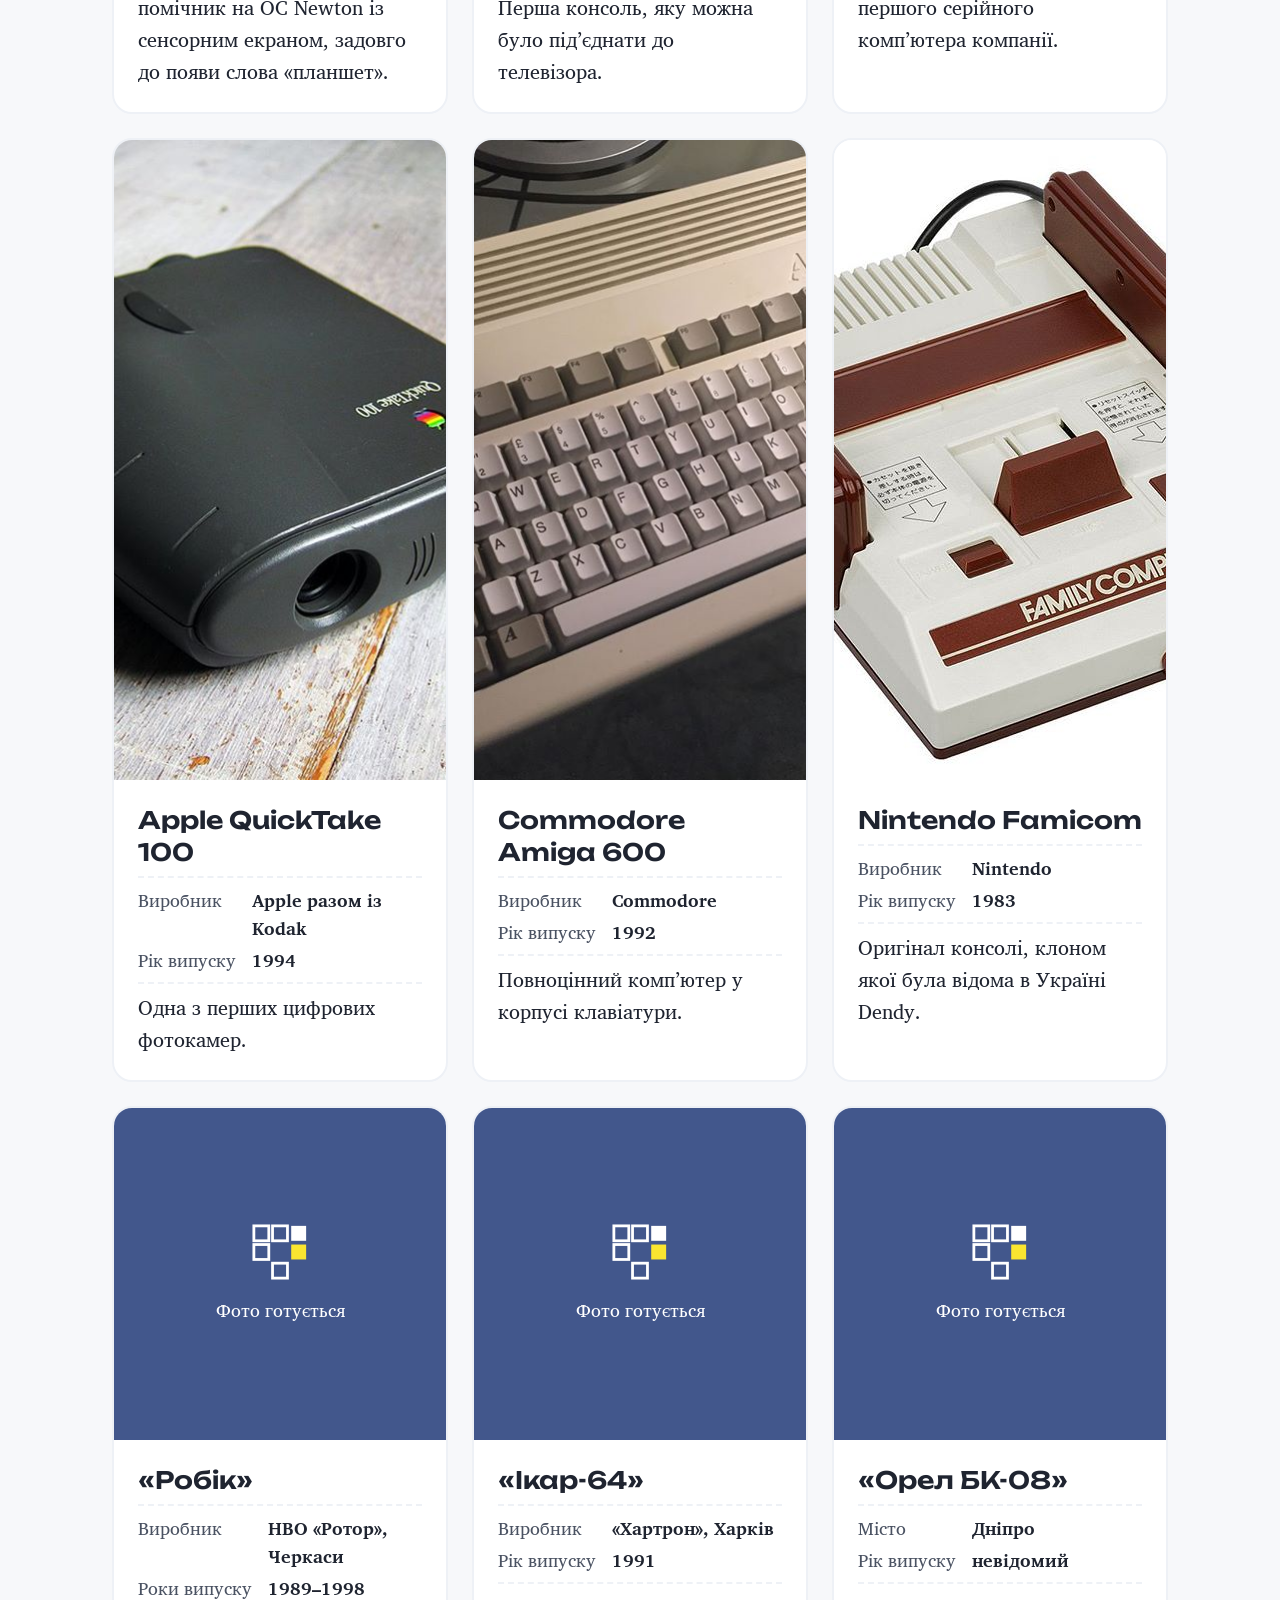
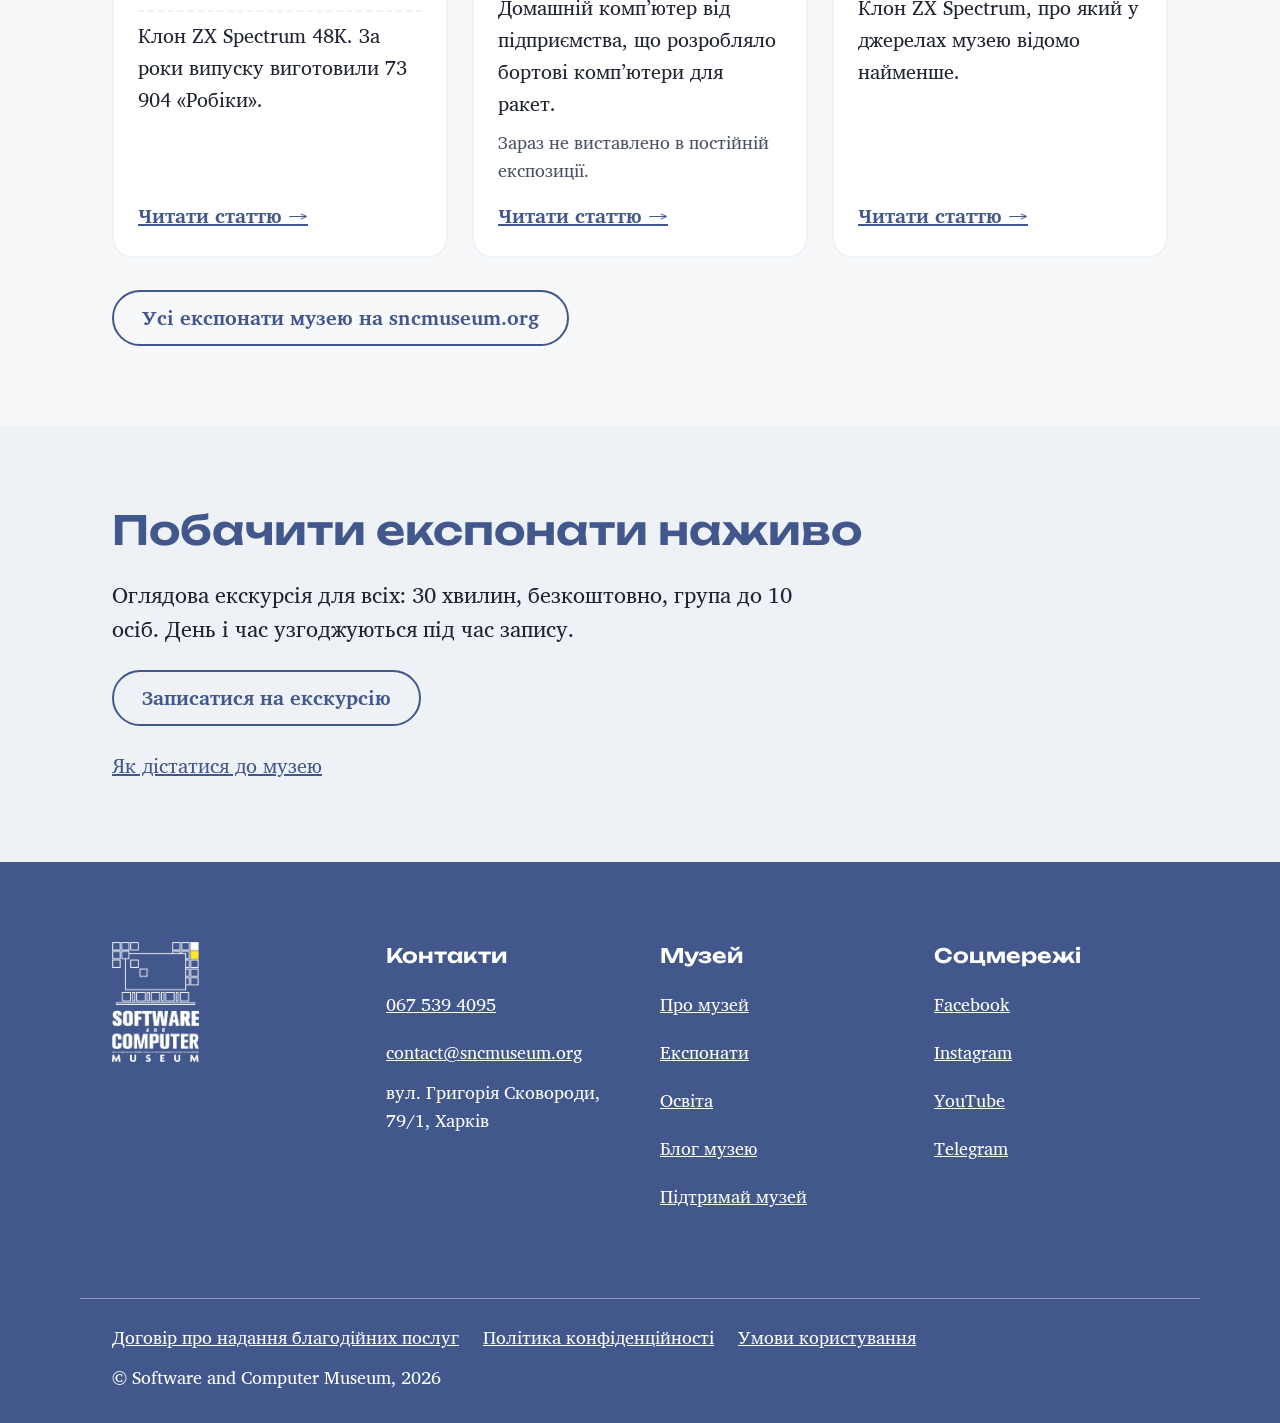
<file: exhibits.html>
<!doctype html>
<html lang="uk">
<head>
  <meta charset="utf-8">
  <meta name="viewport" content="width=device-width, initial-scale=1">
  <title>Експонати: Software and Computer Museum</title>
  <meta name="description" content="Шість експонатів Software and Computer Museum у Харкові: Apple MessagePad, Magnavox Odyssey, Apple II GS, Apple QuickTake 100, Commodore Amiga 600, Nintendo Famicom і українські клони ZX Spectrum «Робік», «Ікар-64» та «Орел БК-08».">
  <link rel="icon" type="image/png" href="img/logo.png">
  <link rel="preconnect" href="https://fonts.googleapis.com">
  <link rel="preconnect" href="https://fonts.gstatic.com" crossorigin>
  <link rel="stylesheet" href="https://fonts.googleapis.com/css2?family=Charis+SIL:ital,wght@0,400;0,700&family=Press+Start+2P&family=Unbounded:wght@600;700&display=swap">
  <link rel="stylesheet" href="css/tokens.css">
  <link rel="stylesheet" href="css/styles.css">
  <script src="js/main.js" defer></script>
</head>
<body>
<a class="skip-link" href="#main">Перейти до вмісту</a>

<header class="site-header on-dark">
  <div class="wrap header-inner">
    <a href="index.html" class="logo-link"><img src="img/logo.png" alt="Логотип Software and Computer Museum, перехід на головну" width="401" height="555"></a>
    <nav id="main-nav" class="nav" aria-label="Розділи сайту">
      <a href="courses.html">Курси</a>
      <a href="index.html#tour">Екскурсія</a>
      <a href="exhibits.html" aria-current="page">Експонати</a>
      <a href="articles.html">Статті</a>
      <a href="index.html#about">Про музей</a>
      <a href="index.html#news">Новини</a>
      <a href="contacts.html">Контакти</a>
    </nav>
    <div class="header-tools">
      <a href="tel:+380675394095" class="tap header-phone" aria-label="Подзвонити в музей: 067 539 4095"><svg width="20" height="20" viewBox="0 0 24 24" fill="none" stroke="currentColor" stroke-width="2" stroke-linecap="round" stroke-linejoin="round" aria-hidden="true"><path d="M22 16.9v3a2 2 0 0 1-2.2 2 19.8 19.8 0 0 1-8.6-3.1 19.5 19.5 0 0 1-6-6A19.8 19.8 0 0 1 2.1 4.2 2 2 0 0 1 4.1 2h3a2 2 0 0 1 2 1.7c.1.9.4 1.8.7 2.7a2 2 0 0 1-.5 2.1L8 9.8a16 16 0 0 0 6 6l1.3-1.3a2 2 0 0 1 2.1-.5c.9.3 1.8.6 2.7.7a2 2 0 0 1 1.7 2z"/></svg><span class="phone-text">067 539 4095</span></a>
      <!-- Англійської версії цієї сторінки поки немає: EN веде до експонатів на англійській головній -->
      <div class="lang">
        <a href="exhibits.html" class="tap" aria-current="page" aria-label="Українська версія">UA</a>
        <span aria-hidden="true">/</span>
        <a href="en/#exhibits" class="tap" lang="en" hreflang="en" aria-label="English version">EN</a>
      </div>
      <button type="button" class="menu-btn btn btn-secondary" aria-expanded="false" aria-controls="main-nav">Меню</button>
    </div>
  </div>
</header>

<main id="main">

<!-- Перший екран сторінки -->
<section class="hero hero--page on-dark" aria-labelledby="page-title">
  <img class="hero-photo" src="img/hero.jpg" alt="Зала музею всередині: уздовж сірих стін стоять скляні вітрини з комп’ютерами й ігровими приставками різних років, а жовті лінії на стінах і вітринах позначають десятиліття: 1970, 1980, 2000" width="1280" height="960">
  <div class="hero-overlay" aria-hidden="true"></div>
  <svg class="hero-pixels" aria-hidden="true" width="120" height="120" viewBox="0 0 120 120"><g fill="none" stroke="#ffffff" stroke-width="3"><rect x="4" y="4" width="32" height="32"/><rect x="44" y="4" width="32" height="32"/><rect x="4" y="44" width="32" height="32"/><rect x="44" y="84" width="32" height="32"/></g><rect x="84" y="4" width="32" height="32" fill="#ffffff"/><rect x="84" y="44" width="32" height="32" fill="#fae530"/></svg>
  <div class="wrap hero-inner">
    <nav class="crumbs" aria-label="Ви тут">
      <a href="index.html" class="tap">Головна</a>
      <span aria-hidden="true">/</span>
      <span aria-current="page">Експонати</span>
    </nav>
    <div class="hero-text">
      <h1 id="page-title" class="hero-title">
        <span class="visually-hidden">Експонати музею</span>
        <span class="ghost" aria-hidden="true">Експонати музею_</span>
        <span class="typed" aria-hidden="true"><span class="typed-text">Експонати музею</span><span class="caret">_</span></span>
      </h1>
      <p class="lead">Дев’ять пристроїв із колекції музею: комп’ютери, ігрові консолі, кишеньковий помічник, цифрова фотокамера і три українські клони ZX Spectrum.</p>
    </div>
    <ul class="hero-facts" aria-label="Коротко про експонати">
      <li><span class="hero-facts-num">9</span> експонатів на сторінці</li>
      <li><span class="hero-facts-num">1972–1994</span> роки випуску</li>
      <li><span class="hero-facts-num">300+</span> у колекції</li>
    </ul>
  </div>
</section>

<!-- Шість експонатів з ТЗ і три клони ZX Spectrum зі статті -->
<section id="exhibits" class="section" aria-labelledby="exhibits-title">
  <div class="wrap stack">
    <h2 id="exhibits-title" class="h2">Дев’ять експонатів</h2>
    <div class="grid">

      <article class="card exhibit lift">
        <img src="img/exhibits/messagepad.jpg" alt="Вигляд MessagePad: чорний пристрій розміром із долоню з великим сірим сенсорним екраном і веселковим логотипом Apple, поруч лежить чорний стилус" width="640" height="640" loading="lazy">
        <div class="exhibit-body">
          <h3 class="h3">MessagePad</h3>
          <dl class="facts">
            <dt>Виробник</dt><dd>Apple</dd>
            <dt>Рік випуску</dt><dd>1993</dd>
          </dl>
          <p>Особистий цифровий помічник на ОС Newton із сенсорним екраном, задовго до появи слова «планшет».</p>
        </div>
      </article>

      <article class="card exhibit lift">
        <img src="img/exhibits/odyssey.jpg" alt="Вигляд Magnavox Odyssey: пласка біла приставка з чорним верхом, на дроті квадратний контролер із ручками, поруч кольорова накладка на екран телевізора з лижною трасою й аркуш із правилами гри" width="640" height="640" loading="lazy">
        <div class="exhibit-body">
          <h3 class="h3">Magnavox Odyssey</h3>
          <dl class="facts">
            <dt>Виробник</dt><dd>Magnavox</dd>
            <dt>Рік випуску</dt><dd>1972</dd>
          </dl>
          <p>Перша консоль, яку можна було під’єднати до телевізора.</p>
        </div>
      </article>

      <article class="card exhibit lift">
        <img src="img/exhibits/apple-iigs.jpg" alt="Вигляд Apple II GS: низький світло-бежевий корпус із ребристим верхом, спереду веселковий логотип Apple і підпис Стіва Возняка" width="640" height="640" loading="lazy">
        <div class="exhibit-body">
          <h3 class="h3">Apple II GS</h3>
          <dl class="facts">
            <dt>Виробник</dt><dd>Apple</dd>
            <dt>Рік випуску</dt><dd>1986</dd>
          </dl>
          <p>Модель із лінійки Apple II, першого серійного комп’ютера компанії.</p>
        </div>
      </article>

      <article class="card exhibit lift">
        <img src="img/exhibits/quicktake-100.jpg" alt="Вигляд QuickTake 100: темно-сіра камера, схожа на маленький бінокль, з об’єктивом і спалахом спереду та веселковим логотипом Apple зверху" width="640" height="640" loading="lazy">
        <div class="exhibit-body">
          <h3 class="h3">Apple QuickTake 100</h3>
          <dl class="facts">
            <dt>Виробник</dt><dd>Apple разом із Kodak</dd>
            <dt>Рік випуску</dt><dd>1994</dd>
          </dl>
          <p>Одна з перших цифрових фотокамер.</p>
        </div>
      </article>

      <article class="card exhibit lift">
        <img src="img/exhibits/amiga-600.jpg" alt="Вигляд Amiga 600: світло-бежева клавіатура з написами Commodore A600 і AMIGA, у корпусі якої вміщено весь комп’ютер" width="640" height="640" loading="lazy">
        <div class="exhibit-body">
          <h3 class="h3">Commodore Amiga 600</h3>
          <dl class="facts">
            <dt>Виробник</dt><dd>Commodore</dd>
            <dt>Рік випуску</dt><dd>1992</dd>
          </dl>
          <p>Повноцінний комп’ютер у корпусі клавіатури.</p>
        </div>
      </article>

      <article class="card exhibit lift">
        <img src="img/exhibits/famicom.jpg" alt="Вигляд Famicom: біло-бордова приставка з написом Family Computer, гніздом для картриджа зверху й двома бордовими кнопками спереду" width="640" height="640" loading="lazy">
        <div class="exhibit-body">
          <h3 class="h3">Nintendo Famicom</h3>
          <dl class="facts">
            <dt>Виробник</dt><dd>Nintendo</dd>
            <dt>Рік випуску</dt><dd>1983</dd>
          </dl>
          <p>Оригінал консолі, клоном якої була відома в Україні Dendy.</p>
        </div>
      </article>

      <!-- Три українські клони ZX Spectrum зі статті article-01-tri-spectrumy.html.
           Фото ще немає: коли з'являться, замінити блок exhibit-nophoto на img, як у картках вище -->
      <article id="robik" class="card exhibit lift">
        <div class="exhibit-nophoto"><svg aria-hidden="true" width="56" height="56" viewBox="0 0 120 120"><g fill="none" stroke="#ffffff" stroke-width="6"><rect x="4" y="4" width="32" height="32"/><rect x="44" y="4" width="32" height="32"/><rect x="4" y="44" width="32" height="32"/><rect x="44" y="84" width="32" height="32"/></g><rect x="84" y="4" width="32" height="32" fill="#ffffff"/><rect x="84" y="44" width="32" height="32" fill="#fae530"/></svg><span>Фото готується</span></div>
        <div class="exhibit-body">
          <h3 class="h3">«Робік»</h3>
          <dl class="facts">
            <dt>Виробник</dt><dd>НВО «Ротор», Черкаси</dd>
            <dt>Роки випуску</dt><dd>1989–1998</dd>
          </dl>
          <p>Клон ZX Spectrum 48K. За роки випуску виготовили 73 904 «Робіки».</p>
          <a href="article-01-tri-spectrumy.html#robik" class="more-link">Читати статтю →</a>
        </div>
      </article>

      <article id="ikar-64" class="card exhibit lift">
        <div class="exhibit-nophoto"><svg aria-hidden="true" width="56" height="56" viewBox="0 0 120 120"><g fill="none" stroke="#ffffff" stroke-width="6"><rect x="4" y="4" width="32" height="32"/><rect x="44" y="4" width="32" height="32"/><rect x="4" y="44" width="32" height="32"/><rect x="44" y="84" width="32" height="32"/></g><rect x="84" y="4" width="32" height="32" fill="#ffffff"/><rect x="84" y="44" width="32" height="32" fill="#fae530"/></svg><span>Фото готується</span></div>
        <div class="exhibit-body">
          <h3 class="h3">«Ікар-64»</h3>
          <dl class="facts">
            <dt>Виробник</dt><dd>«Хартрон», Харків</dd>
            <dt>Рік випуску</dt><dd>1991</dd>
          </dl>
          <p>Домашній комп’ютер від підприємства, що розробляло бортові комп’ютери для ракет.</p>
          <p class="muted">Зараз не виставлено в постійній експозиції.</p>
          <a href="article-01-tri-spectrumy.html#ikar-64" class="more-link">Читати статтю →</a>
        </div>
      </article>

      <article id="orel-bk-08" class="card exhibit lift">
        <div class="exhibit-nophoto"><svg aria-hidden="true" width="56" height="56" viewBox="0 0 120 120"><g fill="none" stroke="#ffffff" stroke-width="6"><rect x="4" y="4" width="32" height="32"/><rect x="44" y="4" width="32" height="32"/><rect x="4" y="44" width="32" height="32"/><rect x="44" y="84" width="32" height="32"/></g><rect x="84" y="4" width="32" height="32" fill="#ffffff"/><rect x="84" y="44" width="32" height="32" fill="#fae530"/></svg><span>Фото готується</span></div>
        <div class="exhibit-body">
          <h3 class="h3">«Орел БК-08»</h3>
          <dl class="facts">
            <dt>Місто</dt><dd>Дніпро</dd>
            <dt>Рік випуску</dt><dd>невідомий</dd>
          </dl>
          <p>Клон ZX Spectrum, про який у джерелах музею відомо найменше.</p>
          <a href="article-01-tri-spectrumy.html#orel-bk-08" class="more-link">Читати статтю →</a>
        </div>
      </article>

    </div>
    <a href="https://sncmuseum.org/exhibits" class="btn btn-secondary exhibits-all">Усі експонати музею на sncmuseum.org</a>
  </div>
</section>

<!-- Запрошення на екскурсію -->
<section class="section section--alt" aria-labelledby="visit-title">
  <div class="wrap stack-md">
    <h2 id="visit-title" class="h2">Побачити експонати наживо</h2>
    <p class="lead">Оглядова екскурсія для всіх: 30 хвилин, безкоштовно, група до 10 осіб. День і час узгоджуються під час запису.</p>
    <a href="tel:+380675394095" class="btn btn-secondary">Записатися на екскурсію</a>
    <a href="contacts.html">Як дістатися до музею</a>
  </div>
</section>

</main>

<footer class="site-footer on-dark">
  <div class="wrap section footer-grid">
    <div>
      <img class="footer-logo" src="img/logo.png" alt="Логотип Software and Computer Museum: контур старого комп’ютера з білих піксельних квадратів, один квадрат жовтий, під ним назва музею" width="401" height="555" loading="lazy">
    </div>
    <div class="footer-col">
      <p class="footer-title">Контакти</p>
      <a href="tel:+380675394095" class="tap">067 539 4095</a>
      <a href="mailto:contact@sncmuseum.org" class="tap">contact@sncmuseum.org</a>
      <span>вул. Григорія Сковороди, 79/1, Харків</span>
    </div>
    <!-- Адреси блогу, «Підтримай музей», соцмереж і документів ще не надано: замінити "#" -->
    <nav class="footer-col" aria-label="Музей">
      <p class="footer-title">Музей</p>
      <a href="index.html#about" class="tap">Про музей</a>
      <a href="https://sncmuseum.org/exhibits" class="tap">Експонати</a>
      <a href="courses.html" class="tap">Освіта</a>
      <a href="#" class="tap">Блог музею</a>
      <a href="#" class="tap">Підтримай музей</a>
    </nav>
    <nav class="footer-col" aria-label="Соцмережі">
      <p class="footer-title">Соцмережі</p>
      <a href="#" class="tap">Facebook</a>
      <a href="#" class="tap">Instagram</a>
      <a href="#" class="tap">YouTube</a>
      <a href="#" class="tap">Telegram</a>
    </nav>
  </div>
  <div class="wrap footer-legal">
    <a href="#" class="tap">Договір про надання благодійних послуг</a>
    <a href="#" class="tap">Політика конфіденційності</a>
    <a href="#" class="tap">Умови користування</a>
    <span class="footer-copy">© Software and Computer Museum, 2026</span>
  </div>
</footer>

<a href="tel:+380675394095" class="call" aria-label="Подзвонити в музей: 067 539 4095"><svg width="28" height="28" viewBox="0 0 24 24" fill="none" stroke="currentColor" stroke-width="2" stroke-linecap="round" stroke-linejoin="round" aria-hidden="true"><path d="M22 16.9v3a2 2 0 0 1-2.2 2 19.8 19.8 0 0 1-8.6-3.1 19.5 19.5 0 0 1-6-6A19.8 19.8 0 0 1 2.1 4.2 2 2 0 0 1 4.1 2h3a2 2 0 0 1 2 1.7c.1.9.4 1.8.7 2.7a2 2 0 0 1-.5 2.1L8 9.8a16 16 0 0 0 6 6l1.3-1.3a2 2 0 0 1 2.1-.5c.9.3 1.8.6 2.7.7a2 2 0 0 1 1.7 2z"/></svg></a>

<button type="button" class="to-top" aria-label="Нагору" title="Нагору" hidden><svg width="28" height="28" viewBox="0 0 24 24" fill="none" stroke="currentColor" stroke-width="2" stroke-linecap="round" stroke-linejoin="round" aria-hidden="true"><path d="M12 19V5"/><path d="M5 12l7-7 7 7"/></svg></button>

</body>
</html>
</file>
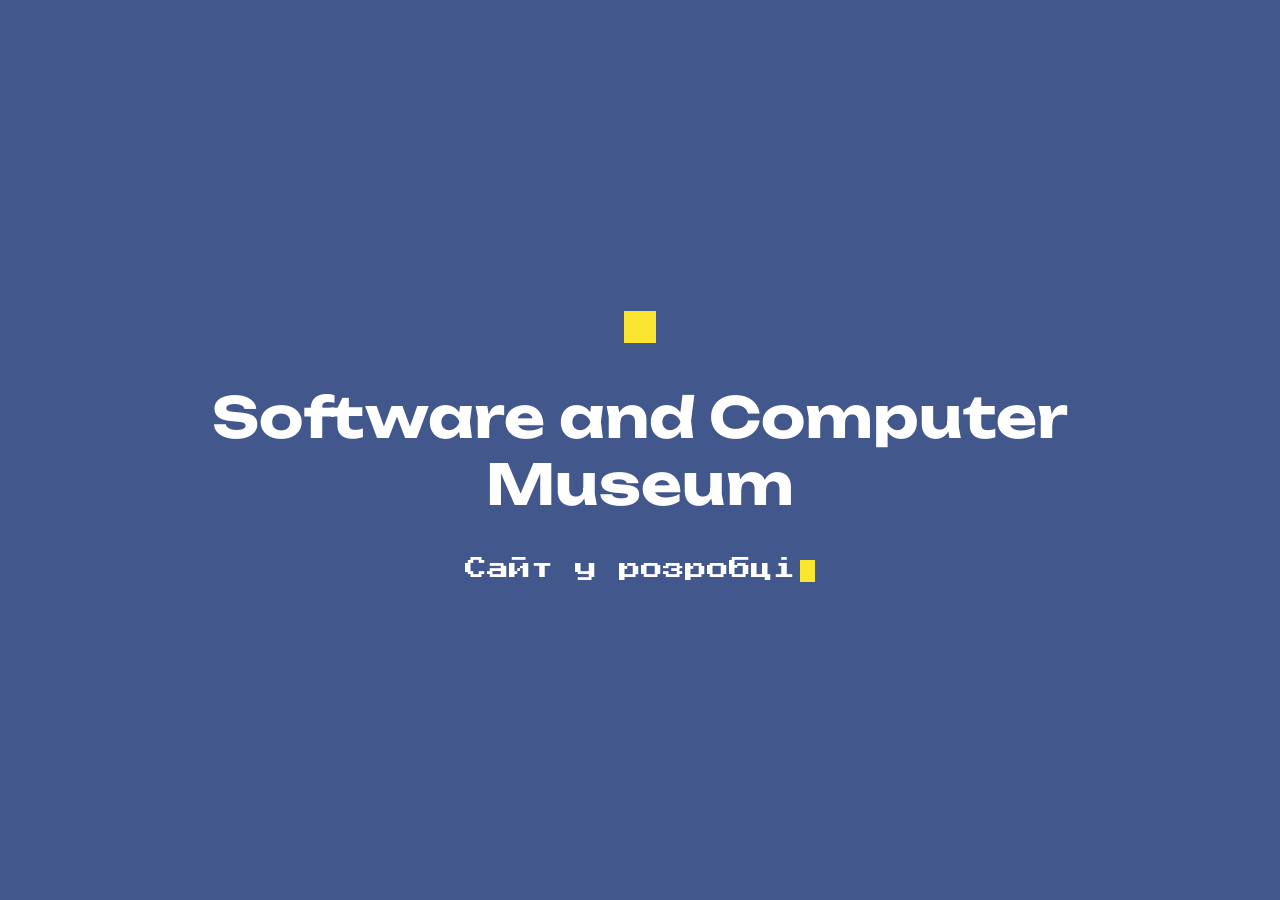
<file: placeholder.html>
<!doctype html>
<html lang="uk">
<head>
  <meta charset="utf-8">
  <meta name="viewport" content="width=device-width, initial-scale=1">
  <title>Software and Computer Museum — сайт у розробці</title>
  <meta name="description" content="Сайт Software and Computer Museum у Харкові зараз у розробці.">
  <link rel="preconnect" href="https://fonts.googleapis.com">
  <link rel="preconnect" href="https://fonts.gstatic.com" crossorigin>
  <link href="https://fonts.googleapis.com/css2?family=Charis+SIL:wght@400;700&family=Press+Start+2P&family=Unbounded:wght@600;700&display=swap" rel="stylesheet">
  <style>
    :root {
      --primary: #42578C;
      --accent: #FAE530;
      --white: #FFFFFF;
    }

    * { box-sizing: border-box; }

    html, body { height: 100%; margin: 0; }

    body {
      display: flex;
      align-items: center;
      justify-content: center;
      padding: 24px 16px;
      background: var(--primary);
      color: var(--white);
      font-family: "Charis SIL", Georgia, serif;
      font-size: 20px;
      line-height: 32px;
      text-align: center;
    }

    main { max-width: 900px; }

    .mark {
      display: inline-block;
      width: 32px;
      height: 32px;
      margin-bottom: 32px;
      background: var(--accent);
    }

    h1 {
      margin: 0 0 32px;
      font-family: "Unbounded", system-ui, sans-serif;
      font-weight: 700;
      font-size: clamp(32px, 6vw, 56px);
      line-height: 1.2;
    }

    .status {
      margin: 0;
      font-family: "Press Start 2P", monospace;
      font-size: clamp(16px, 2.6vw, 22px);
      line-height: 1.8;
    }

    .cursor {
      display: inline-block;
      width: 0.7em;
      height: 1em;
      margin-left: 0.2em;
      vertical-align: -0.1em;
      background: var(--accent);
      animation: blink 1s steps(1) infinite;
    }

    @keyframes blink {
      50% { opacity: 0; }
    }

    @media (prefers-reduced-motion: reduce) {
      .cursor { animation: none; }
    }
  </style>
</head>
<body>
  <main>
    <span class="mark" aria-hidden="true"></span>
    <h1>Software and Computer Museum</h1>
    <p class="status">Сайт у розробці<span class="cursor" aria-hidden="true"></span></p>
  </main>
</body>
</html>
</file>
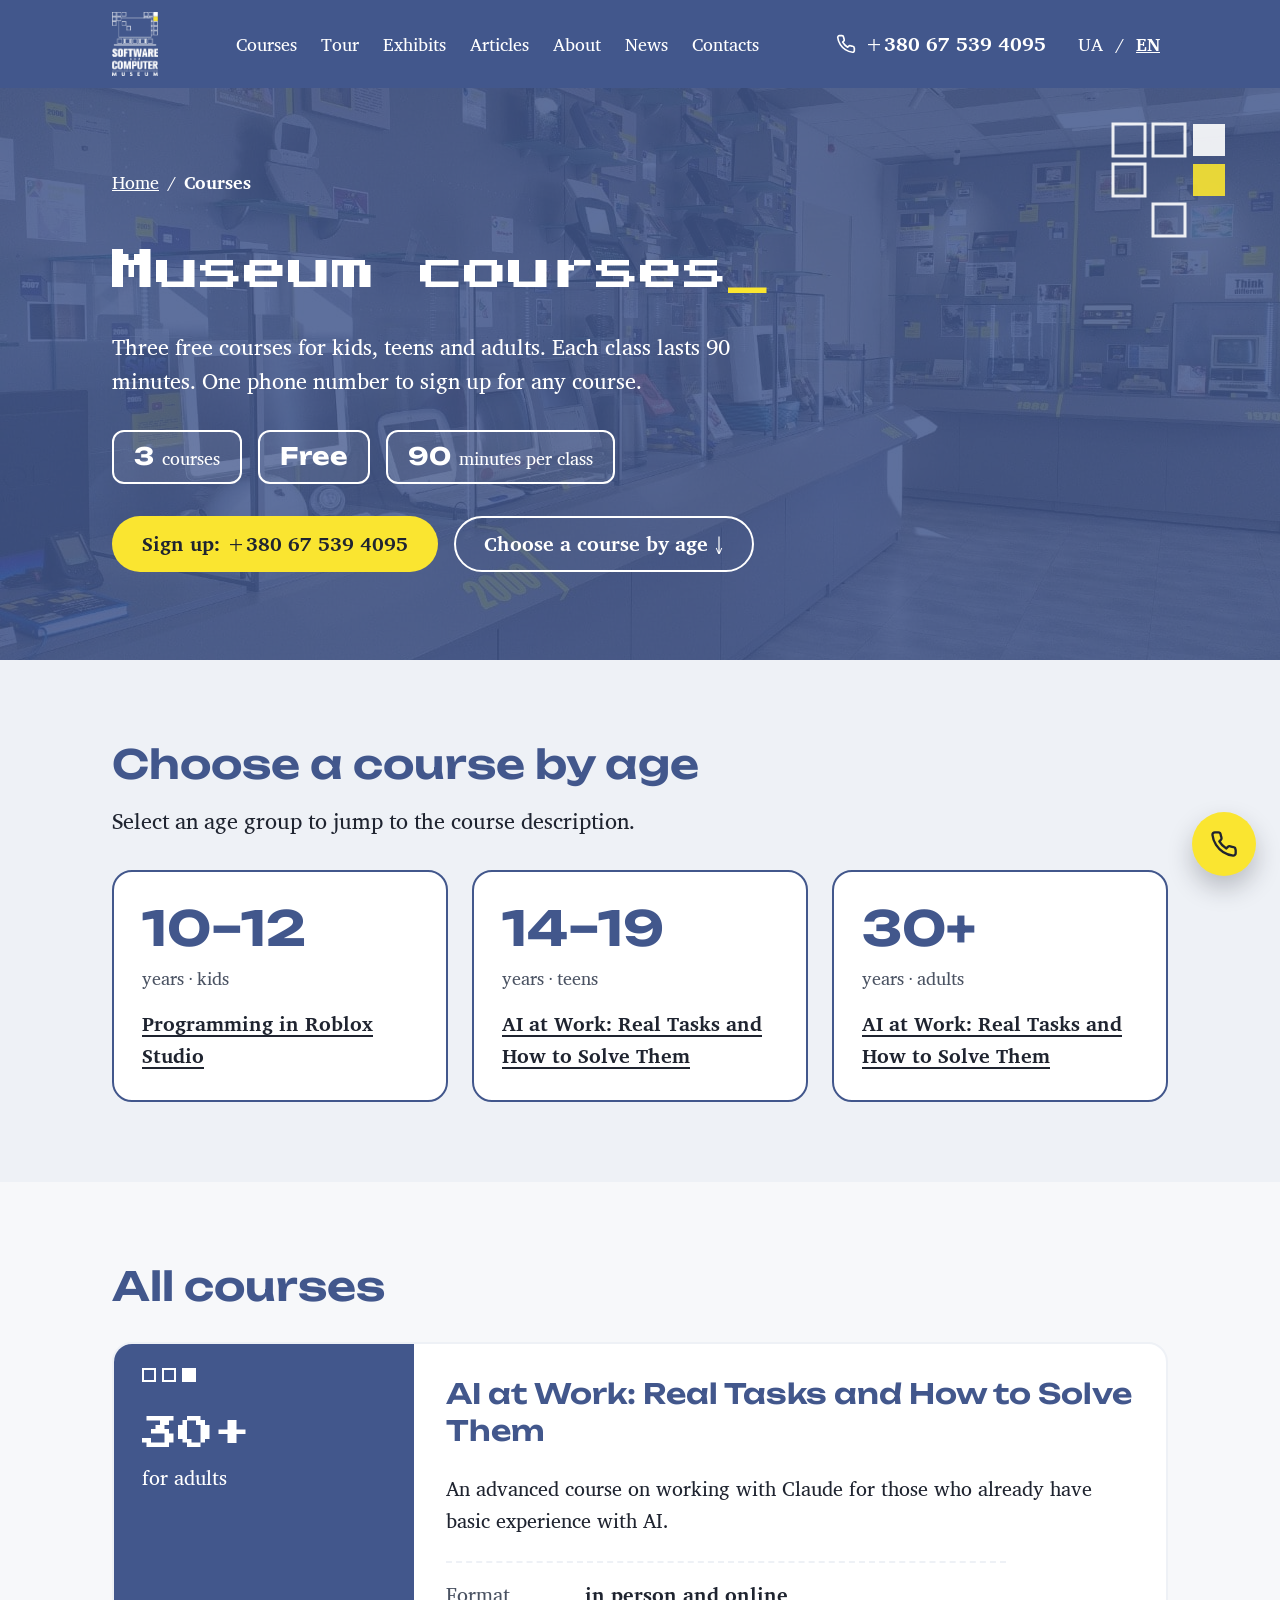
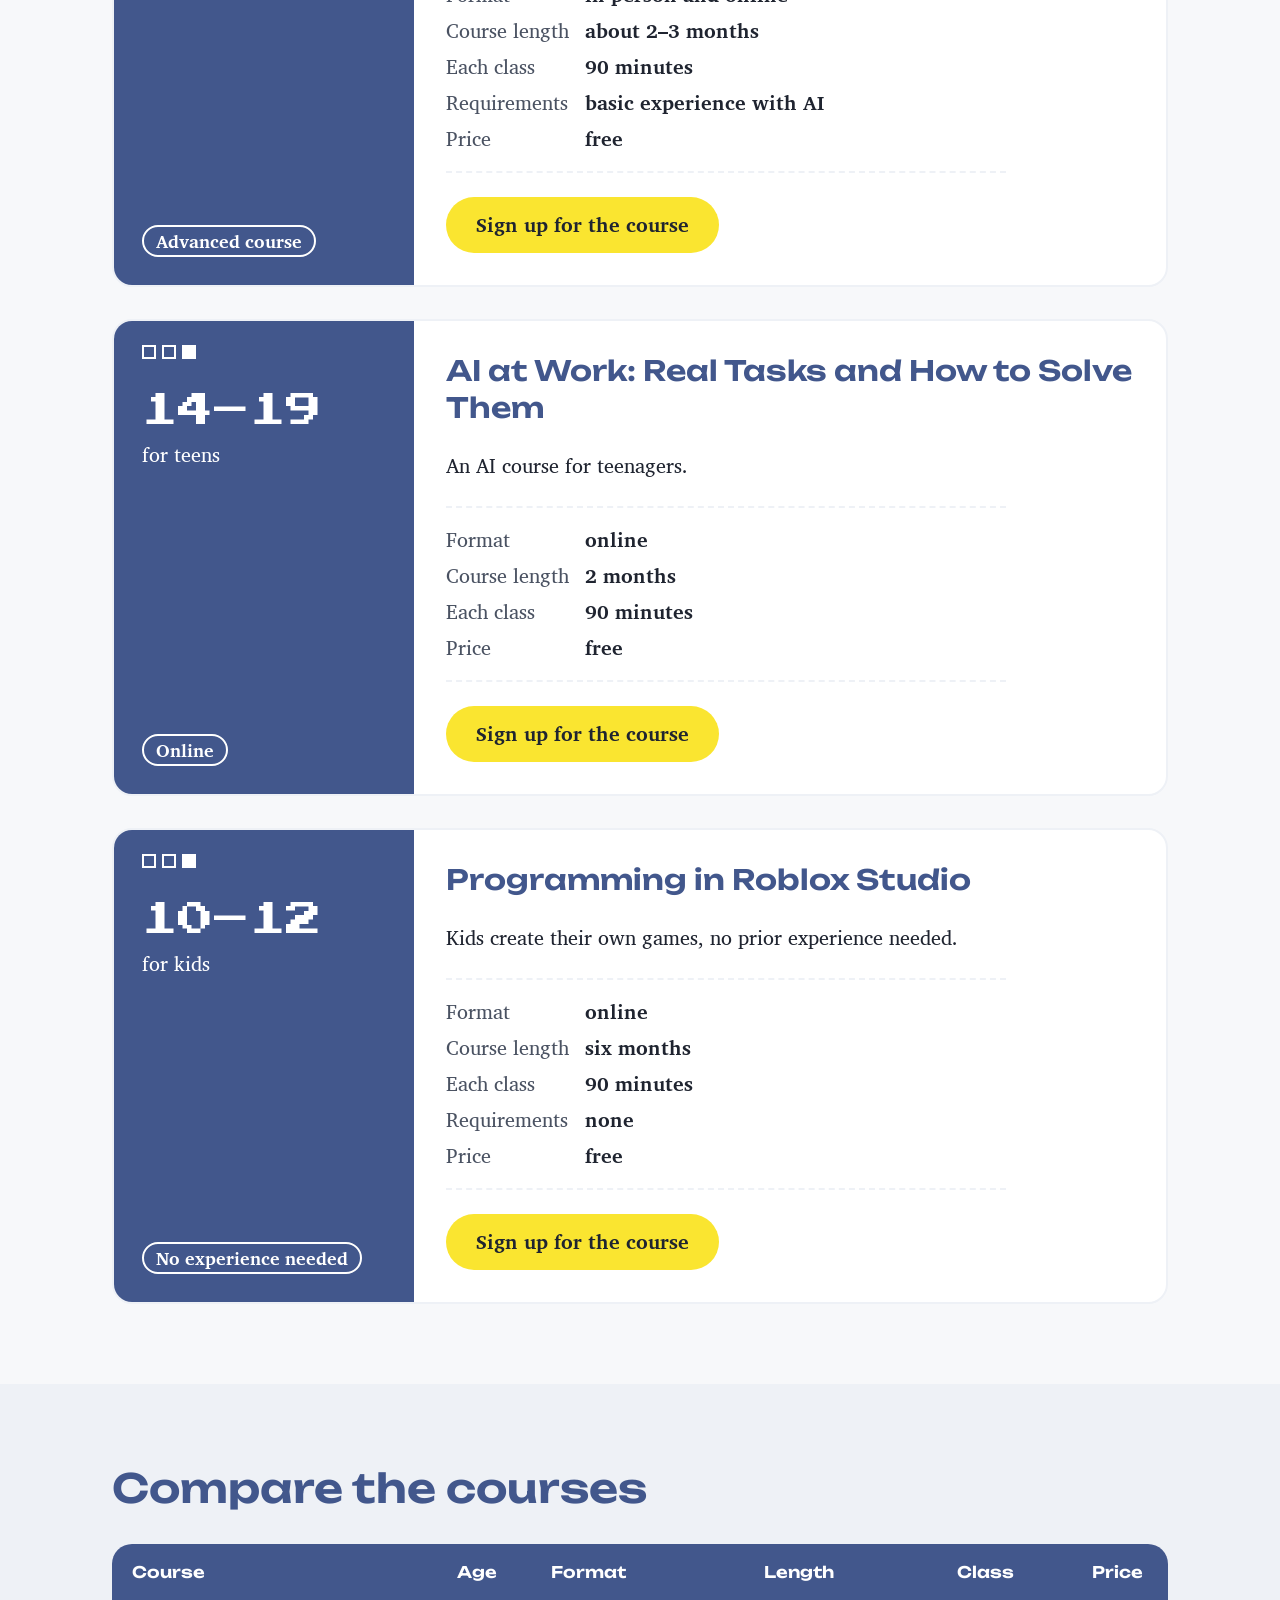
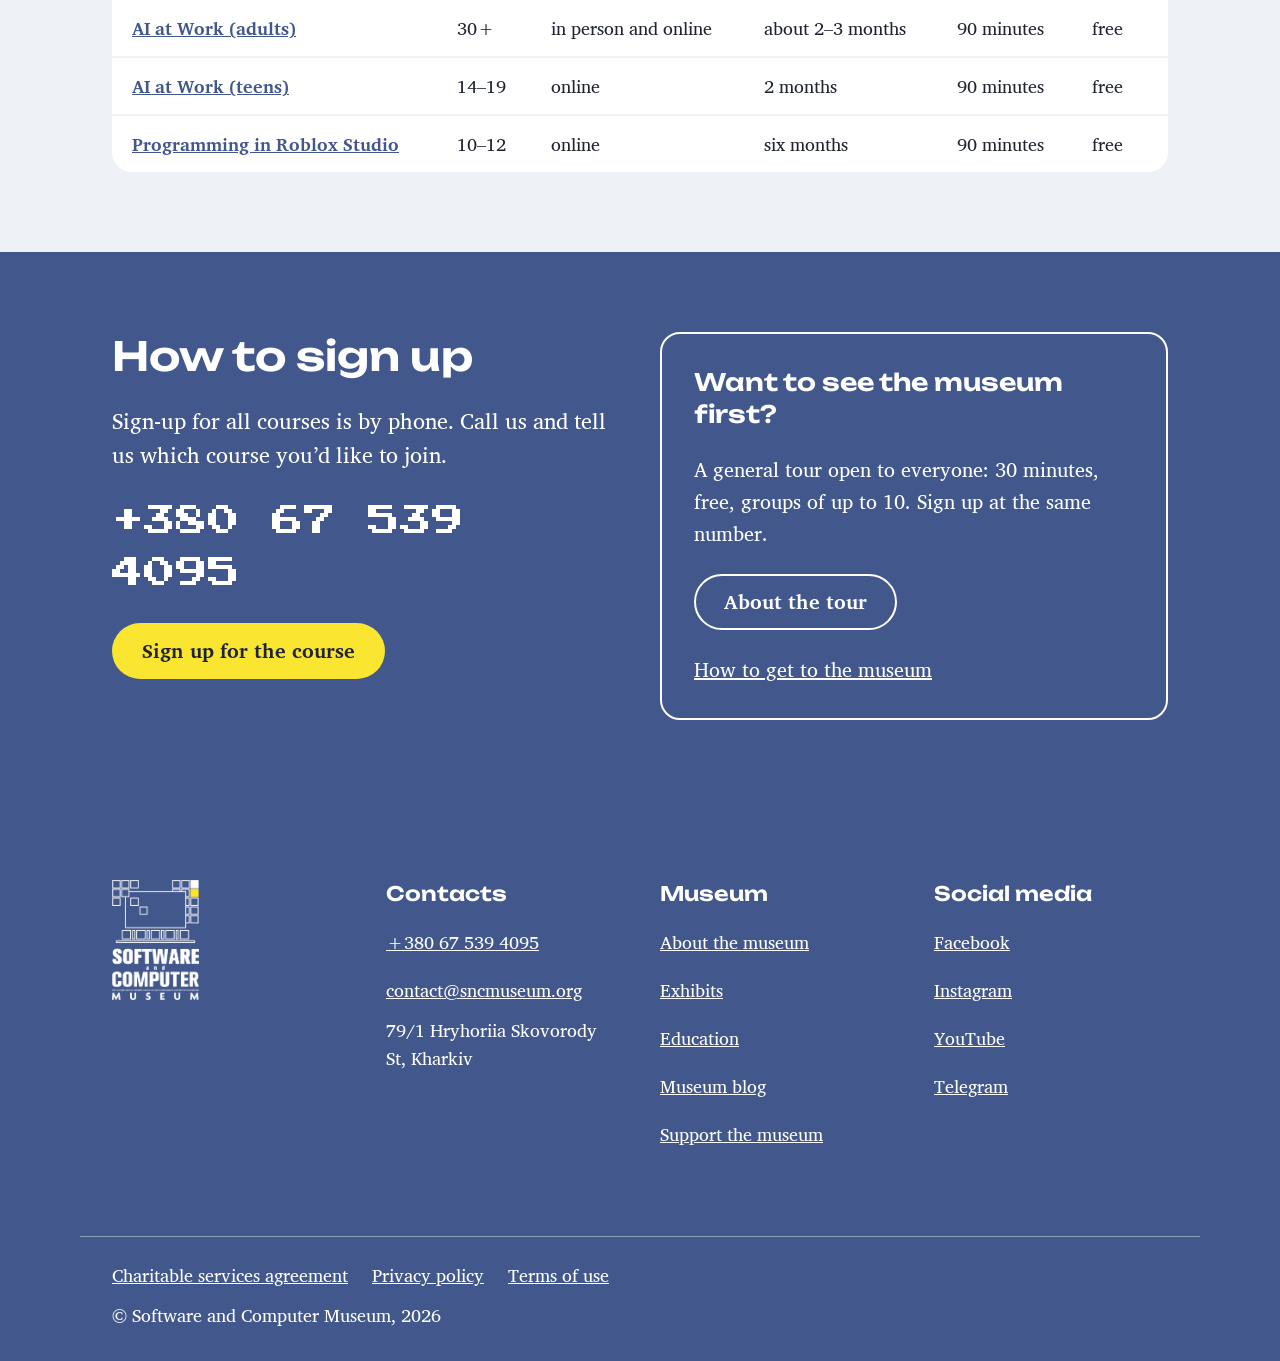
<file: en/courses.html>
<!doctype html>
<html lang="en">
<head>
  <meta charset="utf-8">
  <meta name="viewport" content="width=device-width, initial-scale=1">
  <title>Courses: Software and Computer Museum</title>
  <meta name="description" content="Three free courses at the Software and Computer Museum in Kharkiv: AI for adults 30+, AI for teens aged 14–19 and programming in Roblox Studio for kids aged 10–12. Sign up by phone: +380 67 539 4095.">
  <link rel="alternate" hreflang="uk" href="../courses.html">
  <link rel="alternate" hreflang="en" href="courses.html">
  <link rel="icon" type="image/png" href="../img/logo.png">
  <link rel="preconnect" href="https://fonts.googleapis.com">
  <link rel="preconnect" href="https://fonts.gstatic.com" crossorigin>
  <link rel="stylesheet" href="https://fonts.googleapis.com/css2?family=Charis+SIL:ital,wght@0,400;0,700&family=Press+Start+2P&family=Unbounded:wght@600;700&display=swap">
  <link rel="stylesheet" href="../css/tokens.css">
  <link rel="stylesheet" href="../css/styles.css">
  <script src="../js/main.js" defer></script>
</head>
<body>
<a class="skip-link" href="#main">Skip to content</a>

<header class="site-header on-dark">
  <div class="wrap header-inner">
    <a href="./" class="logo-link"><img src="../img/logo.png" alt="Software and Computer Museum logo, go to the home page" width="401" height="555"></a>
    <nav id="main-nav" class="nav" aria-label="Site sections">
      <a href="courses.html" aria-current="page">Courses</a>
      <a href="./#tour">Tour</a>
      <a href="./#exhibits">Exhibits</a>
      <!-- Статті поки є лише українською -->
      <a href="../articles.html" hreflang="uk">Articles</a>
      <a href="./#about">About</a>
      <a href="./#news">News</a>
      <a href="./#contacts">Contacts</a>
    </nav>
    <div class="header-tools">
      <a href="tel:+380675394095" class="tap header-phone" aria-label="Call the museum: +380 67 539 4095"><svg width="20" height="20" viewBox="0 0 24 24" fill="none" stroke="currentColor" stroke-width="2" stroke-linecap="round" stroke-linejoin="round" aria-hidden="true"><path d="M22 16.9v3a2 2 0 0 1-2.2 2 19.8 19.8 0 0 1-8.6-3.1 19.5 19.5 0 0 1-6-6A19.8 19.8 0 0 1 2.1 4.2 2 2 0 0 1 4.1 2h3a2 2 0 0 1 2 1.7c.1.9.4 1.8.7 2.7a2 2 0 0 1-.5 2.1L8 9.8a16 16 0 0 0 6 6l1.3-1.3a2 2 0 0 1 2.1-.5c.9.3 1.8.6 2.7.7a2 2 0 0 1 1.7 2z"/></svg><span class="phone-text">+380 67 539 4095</span></a>
      <div class="lang">
        <a href="../courses.html" class="tap" lang="uk" hreflang="uk" aria-label="Українська версія">UA</a>
        <span aria-hidden="true">/</span>
        <a href="courses.html" class="tap" aria-current="page" aria-label="English version">EN</a>
      </div>
      <button type="button" class="menu-btn btn btn-secondary" aria-expanded="false" aria-controls="main-nav">Menu</button>
    </div>
  </div>
</header>

<main id="main">

<!-- Page hero -->
<section class="hero hero--page on-dark" aria-labelledby="page-title">
  <img class="hero-photo" src="../img/hero.jpg" alt="Inside the museum hall: glass display cases along grey walls hold computers and game consoles from different years, and yellow lines on the walls and cases mark the decades: 1970, 1980, 2000" width="1280" height="960">
  <div class="hero-overlay" aria-hidden="true"></div>
  <svg class="hero-pixels" aria-hidden="true" width="120" height="120" viewBox="0 0 120 120"><g fill="none" stroke="#ffffff" stroke-width="3"><rect x="4" y="4" width="32" height="32"/><rect x="44" y="4" width="32" height="32"/><rect x="4" y="44" width="32" height="32"/><rect x="44" y="84" width="32" height="32"/></g><rect x="84" y="4" width="32" height="32" fill="#ffffff"/><rect x="84" y="44" width="32" height="32" fill="#fae530"/></svg>
  <div class="wrap hero-inner">
    <nav class="crumbs" aria-label="You are here">
      <a href="./" class="tap">Home</a>
      <span aria-hidden="true">/</span>
      <span aria-current="page">Courses</span>
    </nav>
    <div class="hero-text">
      <h1 id="page-title" class="hero-title">
        <span class="visually-hidden">Museum courses</span>
        <span class="ghost" aria-hidden="true">Museum courses_</span>
        <span class="typed" aria-hidden="true"><span class="typed-text">Museum courses</span><span class="caret">_</span></span>
      </h1>
      <p class="lead">Three free courses for kids, teens and adults. Each class lasts 90 minutes. One phone number to sign up for any course.</p>
    </div>
    <ul class="hero-facts" aria-label="Courses at a glance">
      <li><span class="hero-facts-num">3</span> courses</li>
      <li><span class="hero-facts-num">Free</span></li>
      <li><span class="hero-facts-num">90</span> minutes per class</li>
    </ul>
    <div class="hero-actions">
      <a href="tel:+380675394095" class="btn btn-primary">Sign up: +380 67 539 4095</a>
      <a href="#pick" class="btn btn-secondary">Choose a course by age ↓</a>
    </div>
  </div>
</section>

<!-- Choose by age -->
<section id="pick" class="section section--alt" aria-labelledby="pick-title">
  <div class="wrap stack">
    <div class="stack-sm">
      <h2 id="pick-title" class="h2">Choose a course by age</h2>
      <p class="lead">Select an age group to jump to the course description.</p>
    </div>
    <ul class="age-picker">
      <li>
        <a href="#course-roblox" class="age-tile lift">
          <span class="age-tile-num">10–12</span>
          <span class="age-tile-who">years · kids</span>
          <span class="age-tile-name">Programming in Roblox Studio</span>
        </a>
      </li>
      <li>
        <a href="#course-ai-teens" class="age-tile lift">
          <span class="age-tile-num">14–19</span>
          <span class="age-tile-who">years · teens</span>
          <span class="age-tile-name">AI at Work: Real Tasks and How to Solve Them</span>
        </a>
      </li>
      <li>
        <a href="#course-ai-adults" class="age-tile lift">
          <span class="age-tile-num">30+</span>
          <span class="age-tile-who">years · adults</span>
          <span class="age-tile-name">AI at Work: Real Tasks and How to Solve Them</span>
        </a>
      </li>
    </ul>
  </div>
</section>

<!-- Course descriptions -->
<section class="section" aria-labelledby="list-title">
  <div class="wrap stack">
    <h2 id="list-title" class="h2">All courses</h2>

    <article id="course-ai-adults" class="course" aria-labelledby="c1-title">
      <div class="course-side on-dark">
        <div class="window-bar" aria-hidden="true"><i></i><i></i><i></i></div>
        <p class="course-age"><span class="course-age-num">30+</span><span>for adults</span></p>
        <p class="course-badge">Advanced course</p>
      </div>
      <div class="course-body">
        <h3 id="c1-title" class="h3 course-title">AI at Work: Real Tasks and How to Solve Them</h3>
        <p>An advanced course on working with Claude for those who already have basic experience with AI.</p>
        <dl class="facts facts--lg course-facts">
          <dt>Format</dt><dd>in person and online</dd>
          <dt>Course length</dt><dd>about 2–3 months</dd>
          <dt>Each class</dt><dd>90 minutes</dd>
          <dt>Requirements</dt><dd>basic experience with AI</dd>
          <dt>Price</dt><dd>free</dd>
        </dl>
        <a href="tel:+380675394095" class="btn btn-primary">Sign up for the course</a>
      </div>
    </article>

    <article id="course-ai-teens" class="course" aria-labelledby="c2-title">
      <div class="course-side on-dark">
        <div class="window-bar" aria-hidden="true"><i></i><i></i><i></i></div>
        <p class="course-age"><span class="course-age-num">14–19</span><span>for teens</span></p>
        <p class="course-badge">Online</p>
      </div>
      <div class="course-body">
        <h3 id="c2-title" class="h3 course-title">AI at Work: Real Tasks and How to Solve Them</h3>
        <p>An AI course for teenagers.</p>
        <dl class="facts facts--lg course-facts">
          <dt>Format</dt><dd>online</dd>
          <dt>Course length</dt><dd>2 months</dd>
          <dt>Each class</dt><dd>90 minutes</dd>
          <dt>Price</dt><dd>free</dd>
        </dl>
        <a href="tel:+380675394095" class="btn btn-primary">Sign up for the course</a>
      </div>
    </article>

    <article id="course-roblox" class="course" aria-labelledby="c3-title">
      <div class="course-side on-dark">
        <div class="window-bar" aria-hidden="true"><i></i><i></i><i></i></div>
        <p class="course-age"><span class="course-age-num">10–12</span><span>for kids</span></p>
        <p class="course-badge">No experience needed</p>
      </div>
      <div class="course-body">
        <h3 id="c3-title" class="h3 course-title">Programming in Roblox Studio</h3>
        <p>Kids create their own games, no prior experience needed.</p>
        <dl class="facts facts--lg course-facts">
          <dt>Format</dt><dd>online</dd>
          <dt>Course length</dt><dd>six months</dd>
          <dt>Each class</dt><dd>90 minutes</dd>
          <dt>Requirements</dt><dd>none</dd>
          <dt>Price</dt><dd>free</dd>
        </dl>
        <a href="tel:+380675394095" class="btn btn-primary">Sign up for the course</a>
      </div>
    </article>

  </div>
</section>

<!-- Comparison -->
<section class="section section--alt" aria-labelledby="compare-title">
  <div class="wrap stack">
    <h2 id="compare-title" class="h2">Compare the courses</h2>
    <table class="compare">
      <caption class="visually-hidden">Age, format, length and price of the museum’s three courses</caption>
      <thead>
        <tr>
          <th scope="col">Course</th>
          <th scope="col">Age</th>
          <th scope="col">Format</th>
          <th scope="col">Length</th>
          <th scope="col">Class</th>
          <th scope="col">Price</th>
        </tr>
      </thead>
      <tbody>
        <tr>
          <th scope="row"><a href="#course-ai-adults">AI at Work (adults)</a></th>
          <td data-label="Age">30+</td>
          <td data-label="Format">in person and online</td>
          <td data-label="Length">about 2–3 months</td>
          <td data-label="Class">90 minutes</td>
          <td data-label="Price">free</td>
        </tr>
        <tr>
          <th scope="row"><a href="#course-ai-teens">AI at Work (teens)</a></th>
          <td data-label="Age">14–19</td>
          <td data-label="Format">online</td>
          <td data-label="Length">2 months</td>
          <td data-label="Class">90 minutes</td>
          <td data-label="Price">free</td>
        </tr>
        <tr>
          <th scope="row"><a href="#course-roblox">Programming in Roblox Studio</a></th>
          <td data-label="Age">10–12</td>
          <td data-label="Format">online</td>
          <td data-label="Length">six months</td>
          <td data-label="Class">90 minutes</td>
          <td data-label="Price">free</td>
        </tr>
      </tbody>
    </table>
  </div>
</section>

<!-- Sign up -->
<section id="signup" class="section section--dark on-dark" aria-labelledby="signup-title">
  <div class="wrap split signup">
    <div class="stack-md">
      <h2 id="signup-title" class="h2">How to sign up</h2>
      <p class="lead">Sign-up for all courses is by phone. Call us and tell us which course you’d like to join.</p>
      <a href="tel:+380675394095" class="big-phone signup-phone">+380 67 539 4095</a>
      <a href="tel:+380675394095" class="btn btn-primary">Sign up for the course</a>
    </div>
    <div class="signup-aside stack-md">
      <h3 class="h3">Want to see the museum first?</h3>
      <p>A general tour open to everyone: 30 minutes, free, groups of up to 10. Sign up at the same number.</p>
      <a href="./#tour" class="btn btn-secondary">About the tour</a>
      <a href="./#contacts">How to get to the museum</a>
    </div>
  </div>
</section>

</main>

<footer class="site-footer on-dark">
  <div class="wrap section footer-grid">
    <div>
      <img class="footer-logo" src="../img/logo.png" alt="Software and Computer Museum logo: the outline of an old computer made of white pixel squares, one square yellow, with the museum name below" width="401" height="555" loading="lazy">
    </div>
    <div class="footer-col">
      <p class="footer-title">Contacts</p>
      <a href="tel:+380675394095" class="tap">+380 67 539 4095</a>
      <a href="mailto:contact@sncmuseum.org" class="tap">contact@sncmuseum.org</a>
      <span>79/1 Hryhoriia Skovorody St, Kharkiv</span>
    </div>
    <!-- Blog, Support the museum, social media and legal links are not provided yet: replace "#" -->
    <nav class="footer-col" aria-label="Museum">
      <p class="footer-title">Museum</p>
      <a href="./#about" class="tap">About the museum</a>
      <a href="https://sncmuseum.org/exhibits" class="tap">Exhibits</a>
      <a href="courses.html" class="tap">Education</a>
      <a href="#" class="tap">Museum blog</a>
      <a href="#" class="tap">Support the museum</a>
    </nav>
    <nav class="footer-col" aria-label="Social media">
      <p class="footer-title">Social media</p>
      <a href="#" class="tap">Facebook</a>
      <a href="#" class="tap">Instagram</a>
      <a href="#" class="tap">YouTube</a>
      <a href="#" class="tap">Telegram</a>
    </nav>
  </div>
  <div class="wrap footer-legal">
    <a href="#" class="tap">Charitable services agreement</a>
    <a href="#" class="tap">Privacy policy</a>
    <a href="#" class="tap">Terms of use</a>
    <span class="footer-copy">© Software and Computer Museum, 2026</span>
  </div>
</footer>

<a href="tel:+380675394095" class="call" aria-label="Call the museum: +380 67 539 4095"><svg width="28" height="28" viewBox="0 0 24 24" fill="none" stroke="currentColor" stroke-width="2" stroke-linecap="round" stroke-linejoin="round" aria-hidden="true"><path d="M22 16.9v3a2 2 0 0 1-2.2 2 19.8 19.8 0 0 1-8.6-3.1 19.5 19.5 0 0 1-6-6A19.8 19.8 0 0 1 2.1 4.2 2 2 0 0 1 4.1 2h3a2 2 0 0 1 2 1.7c.1.9.4 1.8.7 2.7a2 2 0 0 1-.5 2.1L8 9.8a16 16 0 0 0 6 6l1.3-1.3a2 2 0 0 1 2.1-.5c.9.3 1.8.6 2.7.7a2 2 0 0 1 1.7 2z"/></svg></a>

<button type="button" class="to-top" aria-label="Back to top" title="Back to top" hidden><svg width="28" height="28" viewBox="0 0 24 24" fill="none" stroke="currentColor" stroke-width="2" stroke-linecap="round" stroke-linejoin="round" aria-hidden="true"><path d="M12 19V5"/><path d="M5 12l7-7 7 7"/></svg></button>

</body>
</html>
</file>
<file: css/tokens.css>
/* Software and Computer Museum: токени дизайн-системи.
   Джерело: claude.ai/artifact/1aeoPS4YtjyrDPZevnT34K (tokens.json). */
:root {
  /* Кольори */
  --primary: #42578c;
  --accent: #fae530;          /* лише кнопки дзвінка й запису на курс */
  --accent-hover: #e0c905;
  --accent-pressed: #d1bc05;
  --brand-grey: #787f81;
  --ink: #1f2430;
  --ink-muted: #4a5262;
  --surface: #f7f8fa;
  --surface-alt: #eef1f6;
  --on-color: #ffffff;
  --on-accent: var(--ink);
  --border: var(--brand-grey);
  --focus: var(--primary);
  --focus-on-dark: var(--on-color);
  --overlay: rgba(66, 87, 140, 0.85);

  /* Шрифти */
  --font-hero: "Press Start 2P", "Courier New", monospace;
  --font-display: "Unbounded", Arial, sans-serif;
  --font-body: "Charis SIL", Georgia, serif;

  /* Відступи */
  --space-1: 4px;
  --space-2: 8px;
  --space-3: 16px;
  --space-4: 24px;
  --space-5: 32px;
  --space-6: 48px;
  --space-7: 80px;

  /* Заокруглення */
  --radius-sm: 8px;
  --radius-md: 12px;
  --radius-lg: 20px;
  --radius-pill: 999px;

  /* Тіні */
  --shadow-pressed: inset 0 2px 4px rgba(0, 0, 0, 0.25);
  --shadow-hover: 0 12px 24px rgba(31, 36, 48, 0.18);

  /* Розміри */
  --control-height: 56px;
  --target-min: 44px;
  --content-width: 1120px;
  --text-width: 680px;
  --call-button: 64px;
}
</file>
<file: css/styles.css>
/* Software and Computer Museum: стилі сторінки. Значення беруться з tokens.css. */

/* ---------- База ---------- */
*, *::before, *::after { box-sizing: border-box; }

html { scroll-behavior: smooth; scroll-padding-top: 104px; }

body {
  margin: 0;
  background: var(--surface);
  color: var(--ink);
  font-family: var(--font-body);
  font-size: 20px;
  line-height: 32px;
}

h1, h2, h3, p, ul, dl, dd { margin: 0; }
h2, h3 { font-family: var(--font-display); }
img { max-width: 100%; }

a { color: var(--primary); }
a:hover { color: var(--ink); }
:focus-visible { outline: 3px solid var(--focus); outline-offset: 2px; }

.on-dark, .on-dark a { color: var(--on-color); }
.on-dark a:hover { color: var(--surface-alt); }
.on-dark :focus-visible { outline-color: var(--focus-on-dark); }

.skip-link {
  position: absolute;
  left: var(--space-3);
  top: -100px;
  z-index: 100;
  padding: var(--space-2) var(--space-3);
  border-radius: var(--radius-sm);
  background: var(--accent);
  color: var(--on-accent);
  font-weight: 700;
}
.skip-link:focus { top: var(--space-3); }

.visually-hidden {
  position: absolute;
  width: 1px;
  height: 1px;
  overflow: hidden;
  clip: rect(0 0 0 0);
  white-space: nowrap;
}

/* ---------- Сітка й розділи ---------- */
.wrap {
  max-width: var(--content-width);
  margin: 0 auto;
  padding-left: clamp(16px, 4vw, 32px);
  padding-right: clamp(16px, 4vw, 32px);
}

.section {
  padding-top: clamp(48px, 7vw, 80px);
  padding-bottom: clamp(48px, 7vw, 80px);
}
.section--alt { background: var(--surface-alt); }
.section--dark { background: var(--primary); }

.stack { display: flex; flex-direction: column; gap: var(--space-5); }
.stack-sm { display: flex; flex-direction: column; gap: var(--space-3); }
.stack-md { display: flex; flex-direction: column; gap: var(--space-4); align-items: flex-start; }

.grid {
  display: grid;
  grid-template-columns: repeat(auto-fit, minmax(min(300px, 100%), 1fr));
  gap: var(--space-4);
}
.split {
  display: grid;
  grid-template-columns: repeat(auto-fit, minmax(min(320px, 100%), 1fr));
  gap: 40px;
  align-items: center;
}

.section-head {
  display: flex;
  flex-wrap: wrap;
  align-items: flex-end;
  justify-content: space-between;
  gap: var(--space-3);
}

/* ---------- Типографіка ---------- */
.h2 {
  font-family: var(--font-display);
  font-size: clamp(32px, 3.5vw, 40px);
  line-height: 1.2;
  font-weight: 600;
  color: var(--primary);
}
.on-dark .h2 { color: var(--on-color); }
.h3 { font-size: 24px; line-height: 32px; font-weight: 600; }
.lead { max-width: var(--text-width); font-size: 22px; line-height: 34px; }
.muted { color: var(--ink-muted); font-size: 18px; line-height: 28px; }

/* ---------- Кнопки ---------- */
.btn {
  display: inline-flex;
  align-items: center;
  justify-content: center;
  gap: var(--space-2);
  min-height: var(--control-height);
  padding: 0 28px;
  border: 2px solid transparent;
  border-radius: var(--radius-pill);
  font-family: var(--font-body);
  font-size: 20px;
  line-height: 28px;
  font-weight: 700;
  text-align: center;
  text-decoration: none;
  cursor: pointer;
  transition: background-color 120ms ease, transform 80ms ease;
}
.btn-primary { background: var(--accent); color: var(--on-accent); }
.btn-primary:hover { background: var(--accent-hover); color: var(--on-accent); }
.btn-primary:active {
  background: var(--accent-pressed);
  box-shadow: var(--shadow-pressed);
  transform: translateY(1px);
}
.btn-secondary { background: transparent; color: var(--primary); border-color: var(--primary); }
.btn-secondary:hover { background: var(--surface-alt); color: var(--primary); }
.on-dark .btn-secondary { color: var(--on-color); border-color: var(--on-color); }
.on-dark .btn-secondary:hover { background: rgba(255, 255, 255, 0.12); color: var(--on-color); }
.on-dark .btn-primary, .on-dark .btn-primary:hover { color: var(--on-accent); }

.tap { display: inline-flex; align-items: center; min-height: var(--target-min); }

/* Кругла кнопка дзвінка */
.call {
  position: fixed;
  right: var(--space-4);
  bottom: var(--space-4);
  z-index: 20;
  display: inline-flex;
  align-items: center;
  justify-content: center;
  width: var(--call-button);
  height: var(--call-button);
  border-radius: 50%;
  background: var(--accent);
  color: var(--on-accent);
  box-shadow: 0 12px 24px rgba(31, 36, 48, 0.25);
}
.call:hover { background: var(--accent-hover); color: var(--on-accent); }

/* Кнопка «Нагору»: ліворуч від кнопки дзвінка, по центру її висоти.
   Колір #0433B2 і жовта стрілка обрані окремо, їх немає в tokens.css. */
.to-top {
  position: fixed;
  right: calc(var(--space-4) + var(--call-button) + var(--space-3));
  bottom: calc(var(--space-4) + (var(--call-button) - var(--control-height)) / 2);
  z-index: 20;
  display: inline-flex;
  align-items: center;
  justify-content: center;
  width: var(--control-height);
  height: var(--control-height);
  padding: 0;
  border: 2px solid var(--on-color);
  border-radius: 50%;
  background: #0433b2;
  color: var(--accent);
  box-shadow: 0 12px 24px rgba(31, 36, 48, 0.25);
  cursor: pointer;
  transition: background-color 120ms ease, transform 80ms ease;
}
.to-top[hidden] { display: none; }
.to-top:hover { background: var(--ink); color: var(--accent); }
.to-top:active { box-shadow: var(--shadow-pressed); transform: translateY(1px); }
.to-top:focus-visible { outline-color: var(--primary); outline-offset: 3px; }
/* main отримує фокус після «Нагору»; рамка навколо всієї сторінки не потрібна */
main:focus { outline: none; }

/* ---------- Картки ---------- */
.card {
  display: flex;
  flex-direction: column;
  gap: var(--space-3);
  padding: 28px;
  border: 2px solid var(--surface-alt);
  border-radius: var(--radius-lg);
  background: #ffffff;
}
.card .btn { margin-top: auto; }

.lift { transition: transform 160ms ease, box-shadow 160ms ease; }
.lift:hover { transform: translateY(-4px); box-shadow: var(--shadow-hover); }

.tag {
  display: inline-block;
  align-self: flex-start;
  padding: 2px 12px;
  border-radius: var(--radius-pill);
  background: var(--surface-alt);
  color: var(--primary);
  font-size: 18px;
  line-height: 28px;
  font-weight: 700;
}

.facts {
  display: grid;
  grid-template-columns: auto 1fr;
  gap: var(--space-1) var(--space-3);
  font-size: 18px;
  line-height: 28px;
}
.facts dt { color: var(--ink-muted); }
.facts dd { font-weight: 700; }
.facts--lg { font-size: 20px; line-height: 32px; }

/* ---------- Шапка ---------- */
.site-header {
  position: sticky;
  top: 0;
  z-index: 10;
  background: var(--primary);
}
.header-inner {
  display: flex;
  flex-wrap: wrap;
  align-items: center;
  justify-content: space-between;
  gap: var(--space-2) var(--space-4);
  padding-top: 12px;
  padding-bottom: 12px;
}
.logo-link { display: inline-flex; align-items: center; min-height: var(--target-min); }
.logo-link img { display: block; width: auto; height: 64px; }

.nav { display: flex; flex-wrap: wrap; gap: 0 var(--space-4); font-size: 18px; line-height: 28px; }
.nav a { display: inline-flex; align-items: center; min-height: var(--target-min); text-decoration: none; }
.nav a:hover { text-decoration: underline; }

.header-tools { display: flex; flex-wrap: wrap; align-items: center; gap: var(--space-2) var(--space-4); }
.header-phone { gap: var(--space-2); font-weight: 700; text-decoration: none; }

.lang { display: flex; align-items: center; gap: var(--space-1); font-size: 18px; }
.lang a { padding: 0 var(--space-2); text-decoration: none; }
.lang a[aria-current] { font-weight: 700; text-decoration: underline; }

.menu-btn { display: none; min-height: var(--target-min); padding: 0 20px; font-size: 18px; }

/* ---------- Перший екран ---------- */
.hero { position: relative; overflow: hidden; background: var(--primary); }
.hero-photo { position: absolute; inset: 0; display: block; width: 100%; height: 100%; object-fit: cover; }
.hero-overlay { position: absolute; inset: 0; background: var(--overlay); }
.hero-pixels { position: absolute; right: 4%; top: 32px; opacity: 0.9; }
.hero-inner {
  position: relative;
  display: flex;
  flex-direction: column;
  gap: 40px;
  padding-top: clamp(64px, 9vw, 120px);
  padding-bottom: clamp(64px, 9vw, 120px);
}
.hero-text { display: flex; flex-direction: column; gap: var(--space-4); max-width: 900px; }

.hero-title {
  position: relative;
  font-family: var(--font-hero);
  font-weight: 400;
  font-size: clamp(22px, 3.6vw, 44px);
  line-height: 1.6;
  color: var(--on-color);
}
/* Невидимий повний текст тримає висоту, щоб сторінка не стрибала під час друку */
.hero-title .ghost { visibility: hidden; }
.hero-title .typed { position: absolute; inset: 0 0 auto 0; }
.caret { color: var(--accent); animation: blink 1s steps(1) infinite; }
@keyframes blink { 50% { opacity: 0; } }

.hero-cards {
  display: grid;
  grid-template-columns: repeat(auto-fit, minmax(min(280px, 100%), 1fr));
  gap: var(--space-4);
  max-width: 900px;
}
.hero-card {
  display: flex;
  flex-direction: column;
  gap: 12px;
  padding: var(--space-5);
  border-radius: var(--radius-lg);
  text-decoration: none;
}
.hero-card--main { background: #ffffff; border: 4px solid var(--accent); }
.hero-card--main, .on-dark .hero-card--main { color: var(--ink); }
.hero-card--alt { background: rgba(255, 255, 255, 0.08); border: 2px solid var(--on-color); }
.hero-card-title { font-family: var(--font-display); font-weight: 700; font-size: 32px; line-height: 40px; }
.hero-card--main .hero-card-title,
.hero-card--main .hero-card-more { color: var(--primary); }
.hero-card-more { font-weight: 700; }
.tag--outline {
  background: transparent;
  color: inherit;
  border: 2px solid var(--on-color);
  line-height: 24px;
}

/* ---------- Анонс під першим екраном ---------- */
.announce { padding-top: var(--space-5); }
.announce-card {
  display: flex;
  flex-wrap: wrap;
  align-items: center;
  gap: var(--space-3) var(--space-4);
  padding: var(--space-4) 28px;
  border: 2px solid var(--primary);
  border-radius: var(--radius-lg);
  background: #ffffff;
}
.announce-card svg { flex: none; }
.announce-text { display: flex; flex: 1 1 320px; flex-direction: column; align-items: flex-start; gap: var(--space-2); }
.announce-title { font-size: clamp(20px, 2.2vw, 24px); line-height: 1.3; font-weight: 600; color: var(--primary); }
.announce-card .more-link { align-self: center; }

/* ---------- Експонати ---------- */
.exhibit { padding: 0; gap: 0; overflow: hidden; }
.exhibit img { display: block; width: 100%; aspect-ratio: 1 / 1; object-fit: cover; }
.exhibit-body { display: flex; flex-direction: column; gap: var(--space-2); padding: var(--space-4); }
/* Сторінка exhibits.html */
.exhibit-body .facts { padding: var(--space-2) 0; border-top: 2px dashed var(--surface-alt); border-bottom: 2px dashed var(--surface-alt); }
.exhibits-all { align-self: flex-start; }
.exhibit .exhibit-body { flex: 1; }
/* Заглушка замість фото, поки знімка експоната немає */
.exhibit-nophoto {
  display: flex;
  flex-direction: column;
  align-items: center;
  justify-content: center;
  gap: var(--space-3);
  aspect-ratio: 1 / 1;
  background: var(--primary);
  color: var(--on-color);
  font-size: 18px;
  line-height: 28px;
}

/* Посилання «Читати статтю» / «Подивитися експонат»: як «До курсів ↓» на головній */
.more-link { align-self: flex-start; font-weight: 700; }
.exhibit-body .more-link { margin-top: auto; padding-top: var(--space-2); }

/* ---------- Екскурсія ---------- */
.rounded-photo { display: block; width: 100%; height: auto; border-radius: var(--radius-lg); }

/* ---------- Про музей ---------- */
.about { align-items: start; }
.stats {
  display: grid;
  grid-template-columns: repeat(auto-fit, minmax(200px, 1fr));
  gap: var(--space-4);
}
.stat { padding: 28px; border: 2px solid var(--on-color); border-radius: var(--radius-lg); }
.stat dt { font-size: 18px; line-height: 28px; }
.stat dd { font-family: var(--font-hero); font-size: 32px; line-height: 56px; color: var(--accent); }

/* ---------- Новини ---------- */
.news-card { gap: var(--space-2); }
.news-card .h3 { font-size: 22px; }

/* ---------- Відгуки ---------- */
.review { margin: 0; border-left: 6px solid var(--primary); }
.review blockquote { margin: 0; }
.review figcaption { margin-top: auto; font-weight: 700; }

/* ---------- Контакти ---------- */
.contacts { align-items: stretch; }
.contacts .facts { grid-template-columns: 1fr; gap: 0; }
.contacts .facts dd { margin-bottom: var(--space-3); }
.contacts .facts dd:last-child { margin-bottom: 0; }
.big-phone { font-size: 28px; line-height: 40px; }
.map {
  display: flex;
  flex-direction: column;
  align-items: center;
  justify-content: center;
  gap: var(--space-3);
  min-height: 360px;
  padding: var(--space-4);
  border: 2px solid var(--border);
  border-radius: var(--radius-lg);
  background: #ffffff;
  text-align: center;
}

/* ---------- Підвал ---------- */
.site-footer { background: var(--primary); }
.footer-grid {
  display: grid;
  grid-template-columns: repeat(auto-fit, minmax(220px, 1fr));
  gap: 40px;
}
.footer-col { display: flex; flex-direction: column; gap: var(--space-1); font-size: 18px; line-height: 28px; }
.footer-title { margin-bottom: var(--space-2); font-family: var(--font-display); font-weight: 600; font-size: 20px; }
.footer-logo { display: block; width: auto; height: 120px; }
.footer-legal {
  display: flex;
  flex-wrap: wrap;
  gap: var(--space-1) var(--space-4);
  padding-top: var(--space-3);
  padding-bottom: var(--space-5);
  border-top: 1px solid rgba(255, 255, 255, 0.4);
  font-size: 18px;
  line-height: 28px;
}
.footer-copy { flex-basis: 100%; }

/* ---------- Сторінка курсів ---------- */
.hero--page .hero-inner { gap: var(--space-5); padding-top: clamp(40px, 6vw, 72px); padding-bottom: clamp(48px, 7vw, 88px); }
.crumbs { display: flex; flex-wrap: wrap; align-items: center; gap: var(--space-2); font-size: 18px; line-height: 28px; }
.crumbs span[aria-current] { font-weight: 700; }

.hero-facts {
  display: flex;
  flex-wrap: wrap;
  gap: var(--space-3);
  padding: 0;
  list-style: none;
}
.hero-facts li {
  display: flex;
  align-items: baseline;
  gap: var(--space-2);
  padding: 10px 20px;
  border: 2px solid var(--on-color);
  border-radius: var(--radius-md);
  background: rgba(255, 255, 255, 0.08);
  font-size: 18px;
  line-height: 28px;
}
.hero-facts-num { font-family: var(--font-display); font-weight: 700; font-size: 24px; }
.hero-actions { display: flex; flex-wrap: wrap; gap: var(--space-3); }

.age-picker {
  display: grid;
  grid-template-columns: repeat(auto-fit, minmax(min(260px, 100%), 1fr));
  gap: var(--space-4);
  padding: 0;
  list-style: none;
}
.age-tile {
  display: flex;
  flex-direction: column;
  gap: var(--space-2);
  height: 100%;
  padding: 28px;
  border: 2px solid var(--primary);
  border-radius: var(--radius-lg);
  background: #ffffff;
  color: var(--ink);
  text-decoration: none;
}
.age-tile:hover { color: var(--ink); }
.age-tile-num { font-family: var(--font-display); font-weight: 700; font-size: 48px; line-height: 56px; color: var(--primary); }
.age-tile-who { color: var(--ink-muted); font-size: 18px; line-height: 28px; }
.age-tile-name { margin-top: auto; padding-top: var(--space-2); font-weight: 700; text-decoration: underline; text-underline-offset: 4px; }

.course {
  display: grid;
  grid-template-columns: minmax(220px, 300px) 1fr;
  overflow: hidden;
  border: 2px solid var(--surface-alt);
  border-radius: var(--radius-lg);
  background: #ffffff;
  scroll-margin-top: 104px;
}
.course-side {
  display: flex;
  flex-direction: column;
  gap: var(--space-4);
  padding: var(--space-4) 28px 28px;
  background: var(--primary);
}
.window-bar { display: flex; gap: 6px; }
.window-bar i { width: 14px; height: 14px; border: 2px solid var(--on-color); }
.window-bar i:last-child { background: var(--on-color); }
.course-age { display: flex; flex-direction: column; font-size: 20px; line-height: 28px; }
.course-age-num { font-family: var(--font-hero); font-size: clamp(28px, 3vw, 36px); line-height: 1.6; }
.course-badge {
  align-self: flex-start;
  margin-top: auto;
  padding: 2px 12px;
  border: 2px solid var(--on-color);
  border-radius: var(--radius-pill);
  font-size: 18px;
  line-height: 24px;
  font-weight: 700;
}
.course-body { display: flex; flex-direction: column; align-items: flex-start; gap: var(--space-4); padding: var(--space-5); }
.course-title { font-size: clamp(24px, 2.4vw, 28px); line-height: 1.3; color: var(--primary); }
.course-facts { width: 100%; max-width: 560px; padding: var(--space-3) 0; border-top: 2px dashed var(--surface-alt); border-bottom: 2px dashed var(--surface-alt); }

.compare {
  width: 100%;
  border-collapse: collapse;
  border-radius: var(--radius-lg);
  overflow: hidden;
  background: #ffffff;
  font-size: 18px;
  line-height: 28px;
}
.compare th, .compare td { padding: 14px 20px; text-align: left; vertical-align: top; }
.compare thead th { background: var(--primary); color: var(--on-color); font-family: var(--font-display); font-weight: 600; font-size: 16px; }
.compare tbody tr + tr { border-top: 2px solid var(--surface-alt); }
.compare tbody th { font-weight: 700; }

.signup { align-items: start; }
.signup-phone { color: var(--on-color); font-family: var(--font-hero); font-size: clamp(22px, 3vw, 32px); line-height: 1.6; text-decoration: none; }
.signup-phone:hover { text-decoration: underline; }
.signup-aside { padding: var(--space-5); border: 2px solid var(--on-color); border-radius: var(--radius-lg); }

/* ---------- Статті ---------- */
/* Заголовок статті довгий, тому не піксельним шрифтом і без друку по літерах */
.article-title {
  max-width: 900px;
  font-family: var(--font-display);
  font-weight: 700;
  font-size: clamp(28px, 4vw, 44px);
  line-height: 1.25;
  color: var(--on-color);
}
.article-card { gap: var(--space-3); }
.article-card .h3 { color: var(--primary); }
.article-card .h3 a { color: inherit; text-decoration: none; }
.article-card .h3 a:hover { text-decoration: underline; }
.article-card-more { margin-top: auto; font-weight: 700; }

.prose { display: flex; flex-direction: column; gap: var(--space-4); max-width: var(--text-width); }
.prose h2 { margin-top: var(--space-5); font-size: clamp(24px, 2.6vw, 30px); line-height: 1.3; font-weight: 600; color: var(--primary); }
.prose h2:first-child { margin-top: 0; }
.prose ul { padding-left: var(--space-4); }
.prose li + li { margin-top: var(--space-2); }
.prose .lead { font-size: 22px; line-height: 34px; }
.prose-note { padding: var(--space-4); border-left: 6px solid var(--primary); border-radius: var(--radius-md); background: var(--surface-alt); }

@media (max-width: 760px) {
  .course { grid-template-columns: 1fr; }
  .course-side { flex-direction: row; flex-wrap: wrap; align-items: center; justify-content: space-between; }
  .course-side .window-bar { width: 100%; }
  .course-badge { margin-top: 0; }
  .course-body { padding: var(--space-4); }

  /* Таблиця стає стосом карток */
  .compare, .compare tbody, .compare tr, .compare th, .compare td { display: block; }
  .compare thead { position: absolute; width: 1px; height: 1px; overflow: hidden; clip: rect(0 0 0 0); }
  .compare { background: transparent; }
  .compare tbody { display: flex; flex-direction: column; gap: var(--space-3); }
  .compare tbody tr { border: 0; border-radius: var(--radius-lg); background: #ffffff; padding: var(--space-3) 0; }
  .compare tbody tr + tr { border-top: 0; }
  .compare th, .compare td { padding: 4px 20px; }
  .compare tbody th { font-family: var(--font-display); font-size: 20px; padding-bottom: var(--space-2); }
  .compare td { display: grid; grid-template-columns: 120px 1fr; gap: var(--space-3); }
  .compare td::before { content: attr(data-label); color: var(--ink-muted); }
  .signup-aside { padding: var(--space-4); }
}

/* ---------- Телефон ---------- */
/* На вузьких екранах піксельний декор налазив би на заголовок */
@media (max-width: 1100px) {
  .hero-pixels { display: none; }
}

@media (max-width: 900px) {
  .menu-btn { display: inline-flex; }
  .nav { display: none; order: 3; width: 100%; flex-direction: column; }
  .nav.open { display: flex; }
  .logo-link img { height: 48px; }
  html { scroll-padding-top: 88px; }
}

@media (max-width: 600px) {
  .header-phone .phone-text { display: none; }
  .hero-card { padding: var(--space-4); }
  .card { padding: var(--space-4); }
  .call { right: var(--space-3); bottom: var(--space-3); }
  .to-top {
    right: calc(var(--space-3) + var(--call-button) + var(--space-3));
    bottom: calc(var(--space-3) + (var(--call-button) - var(--control-height)) / 2);
  }
  /* щоб кругла кнопка не закривала останні посилання підвалу */
  .site-footer { padding-bottom: calc(var(--call-button) + var(--space-3)); }
}

/* ---------- Зменшити рух ---------- */
@media (prefers-reduced-motion: reduce) {
  html { scroll-behavior: auto; }
  .lift, .lift:hover { transition: none; transform: none; }
  .caret { animation: none; }
  .btn, .to-top { transition: none; }
  .to-top:active { transform: none; }
  .btn-primary:active { transform: none; }
}
</file>
